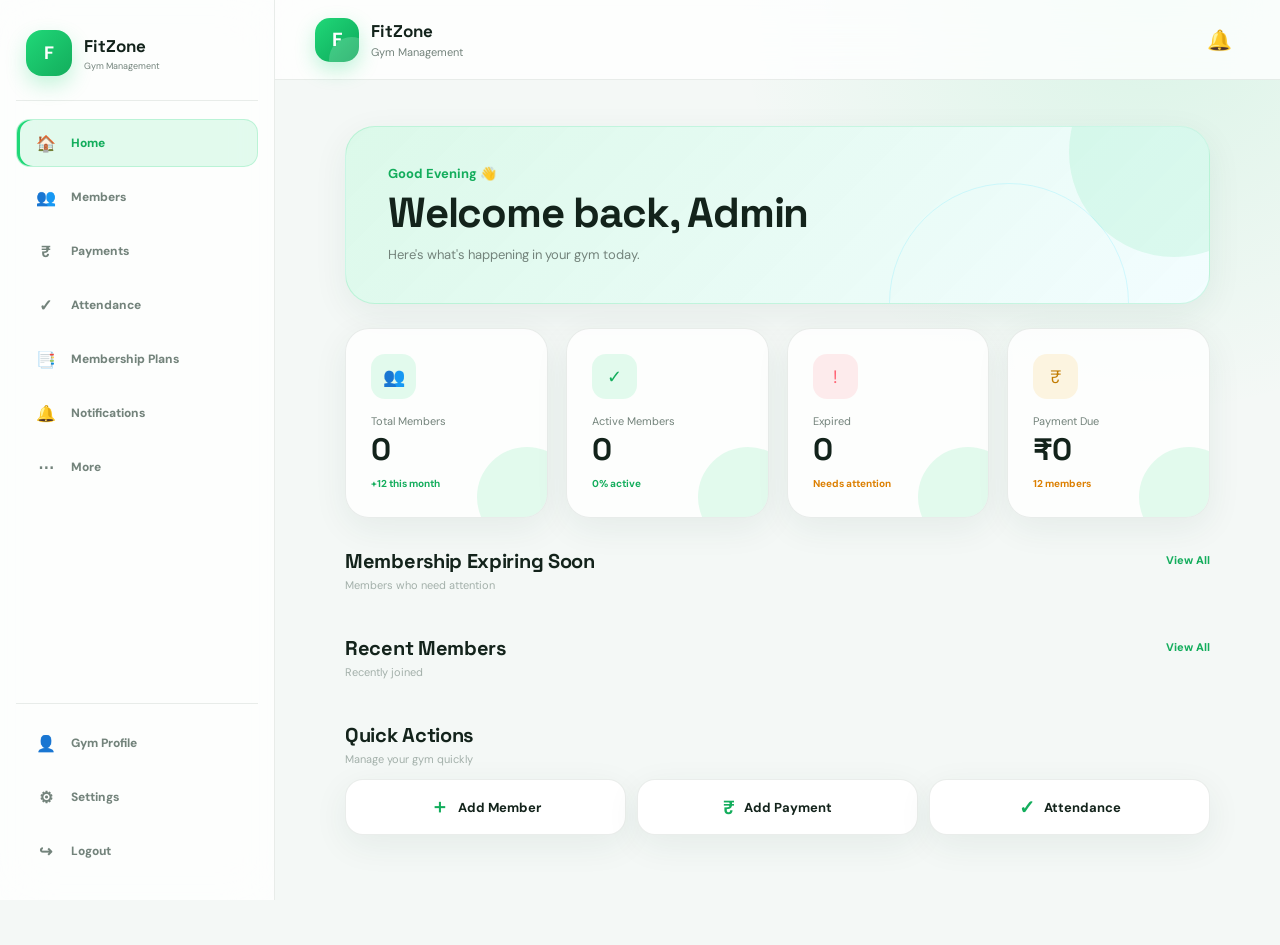
<file: index.html>
<!DOCTYPE html>
<html lang="en">

<head>
    <meta charset="UTF-8">
    <meta name="viewport" content="width=device-width, initial-scale=1.0">

    <title>FitZone - Gym Management</title>

    <!-- Google Font -->
    <link rel="preconnect" href="https://fonts.googleapis.com">
    <link rel="preconnect" href="https://fonts.gstatic.com" crossorigin>

    <link href="https://fonts.googleapis.com/css2?family=Inter:wght@400;500;600;700&display=swap" rel="stylesheet">

    <!-- CSS -->
    <link rel="stylesheet" href="style.css">
</head>

<body>
    <!-- ================= DESKTOP SIDEBAR ================= -->
    <aside class="desktop-sidebar">

        <div class="sidebar-brand">

            <div class="sidebar-logo">
                F
            </div>

            <div>
                <h2>FitZone</h2>
                <p>Gym Management</p>
            </div>

        </div>


        <nav class="sidebar-nav">

            <a href="index.html" class="sidebar-item active">

                <span class="sidebar-icon">🏠</span>

                <span>
                    Home
                </span>

            </a>


            <a href="members.html" class="sidebar-item">

                <span class="sidebar-icon">👥</span>

                <span>
                    Members
                </span>

            </a>


            <a href="payments.html" class="sidebar-item">

                <span class="sidebar-icon">₹</span>

                <span>
                    Payments
                </span>

            </a>


            <a href="attendance.html" class="sidebar-item">

                <span class="sidebar-icon">✓</span>

                <span>
                    Attendance
                </span>

            </a>


            <a href="membership-plans.html" class="sidebar-item">

                <span class="sidebar-icon">📑</span>

                <span>
                    Membership Plans
                </span>

            </a>


            <a href="notifications.html" class="sidebar-item">

                <span class="sidebar-icon">🔔</span>

                <span>
                    Notifications
                </span>

            </a>


            <a href="more.html" class="sidebar-item">

                <span class="sidebar-icon">⋯</span>

                <span>
                    More
                </span>

            </a>

        </nav>


        <div class="sidebar-bottom">

            <a href="gym-profile.html" class="sidebar-item">

                <span class="sidebar-icon">👤</span>

                <span>
                    Gym Profile
                </span>

            </a>


            <a href="settings.html" class="sidebar-item">

                <span class="sidebar-icon">⚙</span>

                <span>
                    Settings
                </span>

            </a>


            <a href="login.html" class="sidebar-item logout-item">

                <span class="sidebar-icon">↪</span>

                <span>
                    Logout
                </span>

            </a>

        </div>

    </aside>

    <!-- ================= HEADER ================= -->

    <header class="top-header">

        <div class="header-left">

            <button class="menu-btn" aria-label="Open menu">
                ☰
            </button>

            <div class="gym-logo">
                F
            </div>

            <div class="gym-info">
                <h1>FitZone</h1>
                <p>Gym Management</p>
            </div>

        </div>

        <button class="notification-btn" aria-label="Notifications">
            🔔
        </button>

    </header>


    <!-- ================= MAIN ================= -->

    <main class="main-container">


        <!-- Welcome Section -->

        <section class="welcome-section">

            <p class="welcome-small">
                Good Evening 👋
            </p>

            <h2>
                Welcome back, Admin
            </h2>

            <p class="welcome-text">
                Here's what's happening in your gym today.
            </p>

        </section>


        <!-- ================= QUICK STATS ================= -->

        <section class="stats-section">

            <div class="stat-card">

                <div class="stat-icon members-icon">
                    👥
                </div>

                <div class="stat-content">

                    <p>Total Members</p>

                    <h3 id="totalMembers">
                        248
                    </h3>

                    <span class="stat-positive">
                        +12 this month
                    </span>

                </div>

            </div>


            <div class="stat-card">

                <div class="stat-icon active-icon">
                    ✓
                </div>

                <div class="stat-content">

                    <p>Active Members</p>

                    <h3 id="activeMembers">
                        214
                    </h3>

                    <span class="stat-positive" id="activePercentage">
                        100% active
                    </span>

                </div>

            </div>


            <div class="stat-card">

                <div class="stat-icon expired-icon">
                    !
                </div>

                <div class="stat-content">

                    <p>Expired</p>

                    <h3 id="expiredMembers">
                        18
                    </h3>

                    <span class="stat-warning">
                        Needs attention
                    </span>

                </div>

            </div>


            <div class="stat-card">

                <div class="stat-icon payment-icon">
                    ₹
                </div>

                <div class="stat-content">

                    <p>Payment Due</p>

                    <h3 id="paymentDue">
                        ₹18,500
                    </h3>

                    <span class="stat-warning">
                        12 members
                    </span>

                </div>

            </div>

        </section>


        <!-- ================= EXPIRING MEMBERS ================= -->

        <section class="section-block">

            <div class="section-heading">

                <div>
                    <h2>
                        Membership Expiring Soon
                    </h2>

                    <p>
                        Members who need attention
                    </p>
                </div>

                <a href="members.html" class="view-all-btn">
                    View All
                </a>

            </div>


            <div class="expiry-list">
            </div>

        </section>


        <!-- ================= RECENT MEMBERS ================= -->

        <section class="section-block">

            <div class="section-heading">

                <div>
                    <h2>
                        Recent Members
                    </h2>

                    <p>
                        Recently joined
                    </p>
                </div>

                <a href="members.html" class="view-all-btn">
                    View All
                </a>

            </div>


            <div class="recent-members">

            </div>

        </section>


        <!-- ================= QUICK ACTIONS ================= -->

        <section class="section-block">

            <div class="section-heading">

                <div>

                    <h2>
                        Quick Actions
                    </h2>

                    <p>
                        Manage your gym quickly
                    </p>

                </div>

            </div>


            <div class="quick-actions">

                <a href="add-member.html" class="action-btn">
                    <span>＋</span>
                    Add Member
                </a>

                <a href="payments.html" class="action-btn">
                    <span>₹</span>
                    Add Payment
                </a>

                <a href="attendance.html" class="action-btn">
                    <span>✓</span>
                    Attendance
                </a>

            </div>

        </section>


    </main>


    <!-- ================= BOTTOM NAVIGATION ================= -->

    <nav class="bottom-nav">

        <a href="#" class="bottom-nav-item active">

            <span>
                🏠
            </span>

            <small>
                Home
            </small>

        </a>


        <a href="members.html" class="bottom-nav-item">

            <span>
                👥
            </span>

            <small>
                Members
            </small>

        </a>


        <a href="add-member.html" class="bottom-nav-item add-button">

            <span>
                ＋
            </span>

            <small>
                Add
            </small>

        </a>


        <a href="payments.html" class="bottom-nav-item">
            <span>₹</span>
            <small>Payments</small>
        </a>


        <a href="more.html" class="bottom-nav-item">
            <span>⋯</span>
            <small>More</small>
        </a>

    </nav>


    <!-- JavaScript -->

    <script src="script.js"></script>

</body>

</html>
</file>
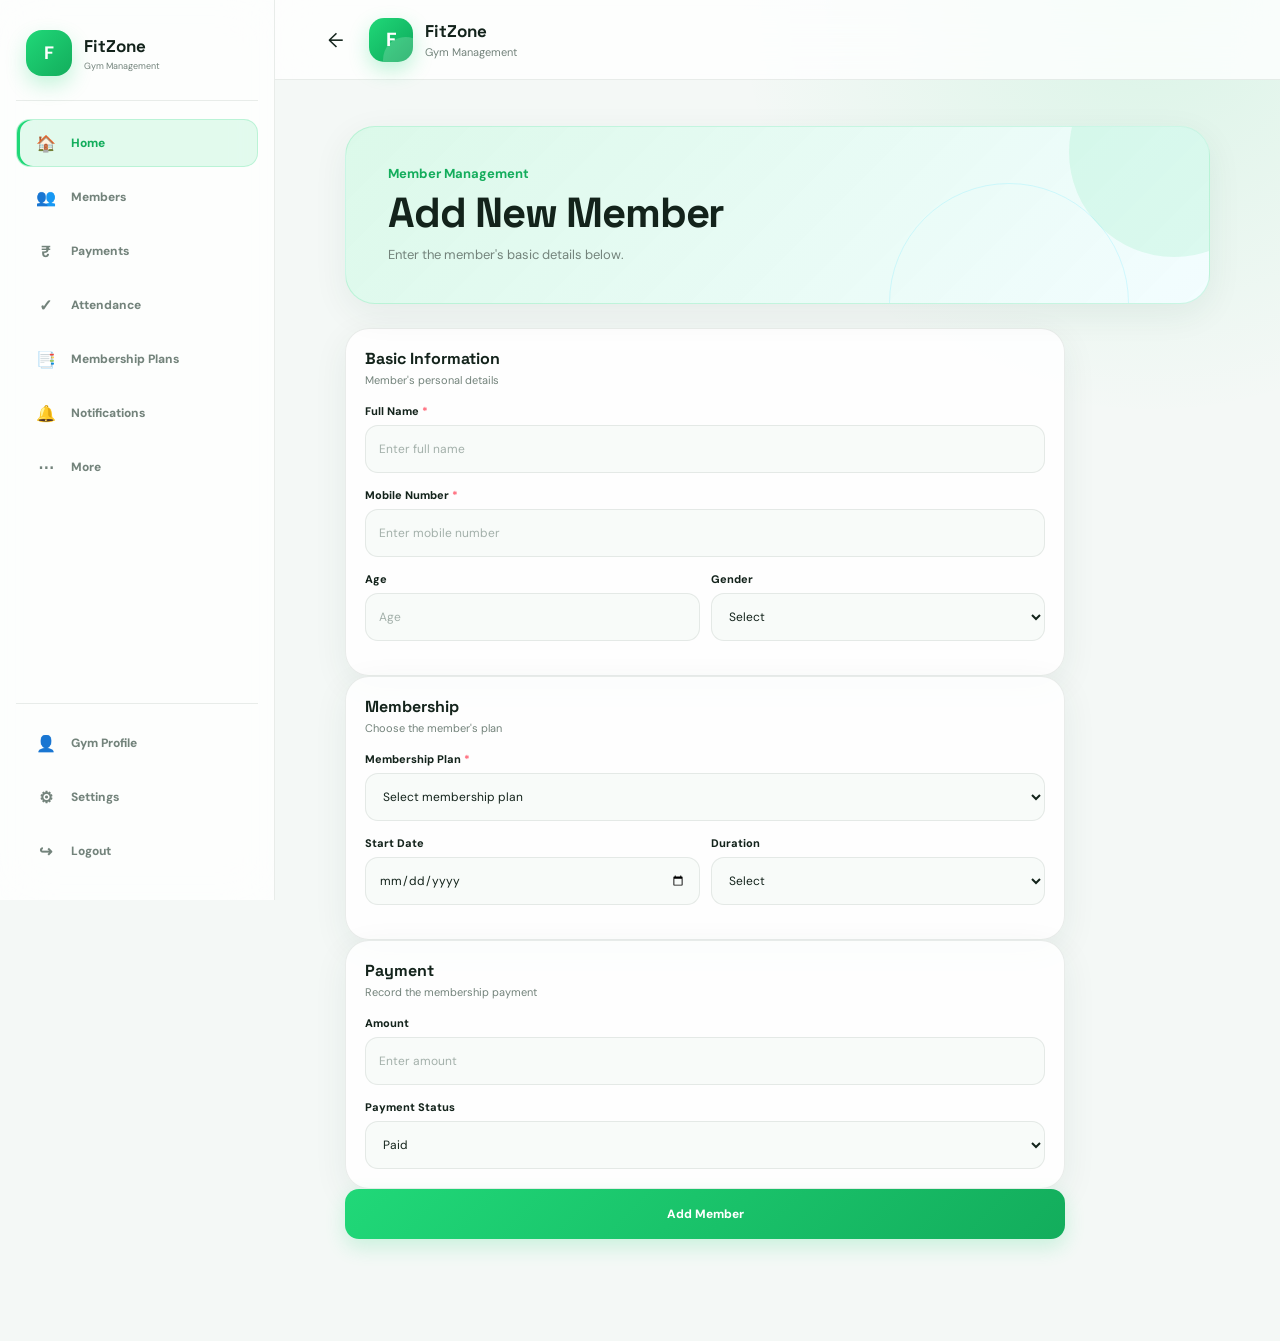
<file: add-member.html>
<!DOCTYPE html>
<html lang="en">

<head>
    <meta charset="UTF-8">
    <meta name="viewport" content="width=device-width, initial-scale=1.0">

    <title>Add Member - FitZone</title>

    <link rel="preconnect" href="https://fonts.googleapis.com">
    <link rel="preconnect" href="https://fonts.gstatic.com" crossorigin>

    <link href="https://fonts.googleapis.com/css2?family=Inter:wght@400;500;600;700&display=swap" rel="stylesheet">

    <link rel="stylesheet" href="style.css">
</head>

<body>
    <!-- ================= DESKTOP SIDEBAR ================= -->

    <aside class="desktop-sidebar">

        <div class="sidebar-brand">

            <div class="sidebar-logo">
                F
            </div>

            <div>
                <h2>FitZone</h2>
                <p>Gym Management</p>
            </div>

        </div>


        <nav class="sidebar-nav">

            <a href="index.html" class="sidebar-item active">

                <span class="sidebar-icon">🏠</span>

                <span>
                    Home
                </span>

            </a>


            <a href="members.html" class="sidebar-item">

                <span class="sidebar-icon">👥</span>

                <span>
                    Members
                </span>

            </a>


            <a href="payments.html" class="sidebar-item">

                <span class="sidebar-icon">₹</span>

                <span>
                    Payments
                </span>

            </a>


            <a href="attendance.html" class="sidebar-item">

                <span class="sidebar-icon">✓</span>

                <span>
                    Attendance
                </span>

            </a>


            <a href="membership-plans.html" class="sidebar-item">

                <span class="sidebar-icon">📑</span>

                <span>
                    Membership Plans
                </span>

            </a>


            <a href="notifications.html" class="sidebar-item">

                <span class="sidebar-icon">🔔</span>

                <span>
                    Notifications
                </span>

            </a>


            <a href="more.html" class="sidebar-item">

                <span class="sidebar-icon">⋯</span>

                <span>
                    More
                </span>

            </a>

        </nav>


        <div class="sidebar-bottom">

            <a href="gym-profile.html" class="sidebar-item">

                <span class="sidebar-icon">👤</span>

                <span>
                    Gym Profile
                </span>

            </a>


            <a href="settings.html" class="sidebar-item">

                <span class="sidebar-icon">⚙</span>

                <span>
                    Settings
                </span>

            </a>


            <a href="login.html" class="sidebar-item logout-item">

                <span class="sidebar-icon">↪</span>

                <span>
                    Logout
                </span>

            </a>

        </div>

    </aside>

    <!-- Header -->

    <header class="top-header">

        <div class="header-left">

            <a href="members.html" class="back-btn">
                ←
            </a>

            <div class="gym-logo">
                F
            </div>

            <div class="gym-info">
                <h1>FitZone</h1>
                <p>Gym Management</p>
            </div>

        </div>

    </header>


    <!-- Main -->

    <main class="main-container">

        <!-- Page Heading -->

        <section class="welcome-section">

            <p class="welcome-small">
                Member Management
            </p>

            <h2>
                Add New Member
            </h2>

            <p class="welcome-text">
                Enter the member's basic details below.
            </p>

        </section>


        <!-- Member Form -->

        <form class="member-form" id="memberForm">


            <!-- Basic Information -->

            <section class="form-section">

                <div class="form-section-heading">

                    <h3>
                        Basic Information
                    </h3>

                    <p>
                        Member's personal details
                    </p>

                </div>


                <div class="form-group">

                    <label for="memberName">
                        Full Name <span>*</span>
                    </label>

                    <input type="text" id="memberName" placeholder="Enter full name" required>

                </div>


                <div class="form-group">

                    <label for="memberPhone">
                        Mobile Number <span>*</span>
                    </label>

                    <input type="tel" id="memberPhone" placeholder="Enter mobile number" maxlength="10" required>

                </div>


                <div class="form-row">

                    <div class="form-group">

                        <label for="memberAge">
                            Age
                        </label>

                        <input type="number" id="memberAge" placeholder="Age" min="10" max="100">

                    </div>


                    <div class="form-group">

                        <label for="memberGender">
                            Gender
                        </label>

                        <select id="memberGender">

                            <option value="">
                                Select
                            </option>

                            <option value="Male">
                                Male
                            </option>

                            <option value="Female">
                                Female
                            </option>

                            <option value="Other">
                                Other
                            </option>

                        </select>

                    </div>

                </div>

            </section>


            <!-- Membership -->

            <section class="form-section">

                <div class="form-section-heading">

                    <h3>
                        Membership
                    </h3>

                    <p>
                        Choose the member's plan
                    </p>

                </div>


                <div class="form-group">

                    <label for="membershipPlan">
                        Membership Plan <span>*</span>
                    </label>

                    <select id="membershipPlan" required>

                        <option value="">
                            Select membership plan
                        </option>

                        <option value="Monthly">
                            Monthly — ₹1,000
                        </option>

                        <option value="3 Months">
                            3 Months — ₹2,500
                        </option>

                        <option value="6 Months">
                            6 Months — ₹4,500
                        </option>

                        <option value="Yearly">
                            Yearly — ₹8,000
                        </option>

                    </select>

                </div>


                <div class="form-row">

                    <div class="form-group">

                        <label for="startDate">
                            Start Date
                        </label>

                        <input type="date" id="startDate">

                    </div>


                    <div class="form-group">

                        <label for="duration">
                            Duration
                        </label>

                        <select id="duration">

                            <option value="">
                                Select
                            </option>

                            <option value="1">
                                1 Month
                            </option>

                            <option value="3">
                                3 Months
                            </option>

                            <option value="6">
                                6 Months
                            </option>

                            <option value="12">
                                12 Months
                            </option>

                        </select>

                    </div>

                </div>

            </section>


            <!-- Payment -->

            <section class="form-section">

                <div class="form-section-heading">

                    <h3>
                        Payment
                    </h3>

                    <p>
                        Record the membership payment
                    </p>

                </div>


                <div class="form-group">

                    <label for="paymentAmount">
                        Amount
                    </label>

                    <input type="number" id="paymentAmount" placeholder="Enter amount" min="0">

                </div>


                <div class="form-group">

                    <label for="paymentStatus">
                        Payment Status
                    </label>

                    <select id="paymentStatus">

                        <option value="Paid">
                            Paid
                        </option>

                        <option value="Pending">
                            Pending
                        </option>

                    </select>

                </div>

            </section>


            <!-- Submit -->

            <button type="submit" class="save-member-btn">
                Add Member
            </button>


        </form>

    </main>


    <script src="script.js"></script>

</body>

</html>
</file>
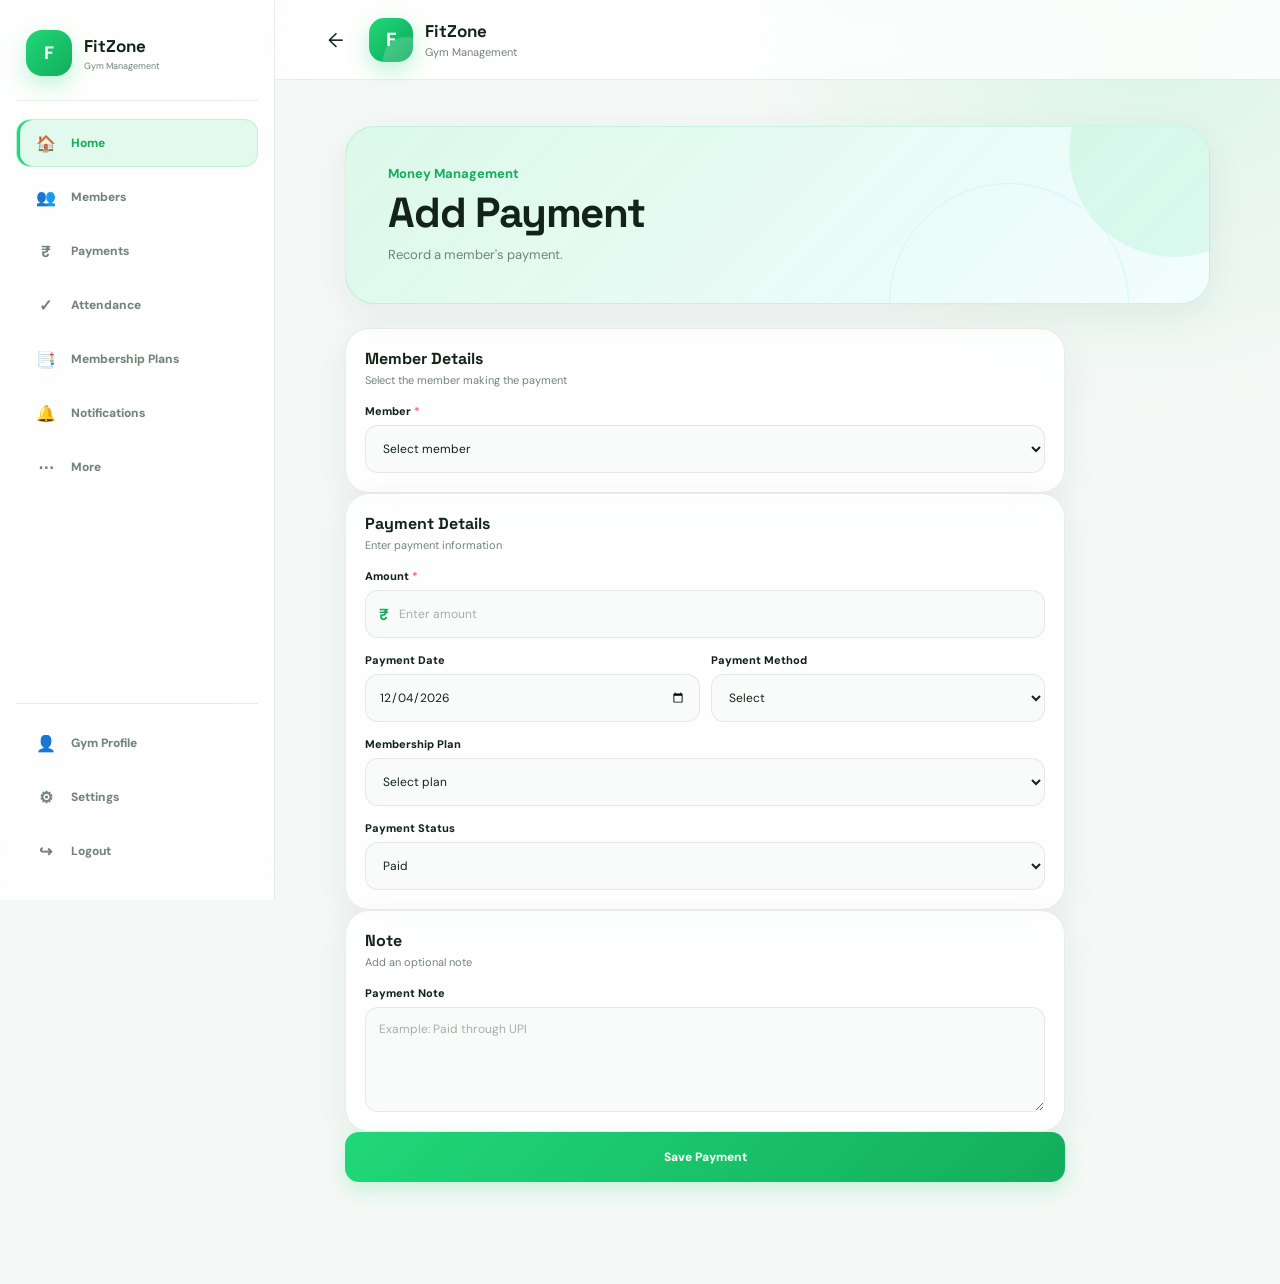
<file: add-payment.html>
<!DOCTYPE html>
<html lang="en">

<head>
    <meta charset="UTF-8">
    <meta name="viewport" content="width=device-width, initial-scale=1.0">

    <title>Add Payment - FitZone</title>

    <link rel="preconnect" href="https://fonts.googleapis.com">
    <link rel="preconnect" href="https://fonts.gstatic.com" crossorigin>

    <link href="https://fonts.googleapis.com/css2?family=Inter:wght@400;500;600;700&display=swap" rel="stylesheet">

    <link rel="stylesheet" href="style.css">
</head>

<body>

    <!-- ================= DESKTOP SIDEBAR ================= -->

    <aside class="desktop-sidebar">

        <div class="sidebar-brand">

            <div class="sidebar-logo">
                F
            </div>

            <div>
                <h2>FitZone</h2>
                <p>Gym Management</p>
            </div>

        </div>


        <nav class="sidebar-nav">

            <a href="index.html" class="sidebar-item active">

                <span class="sidebar-icon">🏠</span>

                <span>
                    Home
                </span>

            </a>


            <a href="members.html" class="sidebar-item">

                <span class="sidebar-icon">👥</span>

                <span>
                    Members
                </span>

            </a>


            <a href="payments.html" class="sidebar-item">

                <span class="sidebar-icon">₹</span>

                <span>
                    Payments
                </span>

            </a>


            <a href="attendance.html" class="sidebar-item">

                <span class="sidebar-icon">✓</span>

                <span>
                    Attendance
                </span>

            </a>


            <a href="membership-plans.html" class="sidebar-item">

                <span class="sidebar-icon">📑</span>

                <span>
                    Membership Plans
                </span>

            </a>


            <a href="notifications.html" class="sidebar-item">

                <span class="sidebar-icon">🔔</span>

                <span>
                    Notifications
                </span>

            </a>


            <a href="more.html" class="sidebar-item">

                <span class="sidebar-icon">⋯</span>

                <span>
                    More
                </span>

            </a>

        </nav>


        <div class="sidebar-bottom">

            <a href="gym-profile.html" class="sidebar-item">

                <span class="sidebar-icon">👤</span>

                <span>
                    Gym Profile
                </span>

            </a>


            <a href="settings.html" class="sidebar-item">

                <span class="sidebar-icon">⚙</span>

                <span>
                    Settings
                </span>

            </a>


            <a href="login.html" class="sidebar-item logout-item">

                <span class="sidebar-icon">↪</span>

                <span>
                    Logout
                </span>

            </a>

        </div>

    </aside>

    <!-- ================= HEADER ================= -->

    <header class="top-header">

        <div class="header-left">

            <a href="payments.html" class="back-btn">
                ←
            </a>

            <div class="gym-logo">
                F
            </div>

            <div class="gym-info">
                <h1>FitZone</h1>
                <p>Gym Management</p>
            </div>

        </div>

    </header>


    <!-- ================= MAIN ================= -->

    <main class="main-container">

        <section class="welcome-section">

            <p class="welcome-small">
                Money Management
            </p>

            <h2>
                Add Payment
            </h2>

            <p class="welcome-text">
                Record a member's payment.
            </p>

        </section>


        <!-- ================= PAYMENT FORM ================= -->

        <form class="payment-form" id="paymentForm">


            <!-- Member -->

            <section class="form-section">

                <div class="form-section-heading">

                    <h3>
                        Member Details
                    </h3>

                    <p>
                        Select the member making the payment
                    </p>

                </div>


                <div class="form-group">

                    <label for="paymentMember">
                        Member <span>*</span>
                    </label>

                    <select id="paymentMember" required>

                        <option value="">
                            Select member
                        </option>
                    </select>

                </div>

            </section>


            <!-- Payment Details -->

            <section class="form-section">

                <div class="form-section-heading">

                    <h3>
                        Payment Details
                    </h3>

                    <p>
                        Enter payment information
                    </p>

                </div>


                <div class="form-group">

                    <label for="paymentAmount">
                        Amount <span>*</span>
                    </label>

                    <div class="amount-input">

                        <span>₹</span>

                        <input type="number" id="paymentAmount" placeholder="Enter amount" min="0" required>

                    </div>

                </div>


                <div class="form-row">

                    <div class="form-group">

                        <label for="paymentDate">
                            Payment Date
                        </label>

                        <input type="date" id="paymentDate">

                    </div>


                    <div class="form-group">

                        <label for="paymentMethod">
                            Payment Method
                        </label>

                        <select id="paymentMethod">

                            <option value="">
                                Select
                            </option>

                            <option value="Cash">
                                Cash
                            </option>

                            <option value="UPI">
                                UPI
                            </option>

                            <option value="Bank Transfer">
                                Bank Transfer
                            </option>

                            <option value="Other">
                                Other
                            </option>

                        </select>

                    </div>

                </div>


                <div class="form-group">

                    <label for="paymentPlan">
                        Membership Plan
                    </label>

                    <select id="paymentPlan">

                        <option value="">
                            Select plan
                        </option>

                        <option value="Monthly">
                            Monthly
                        </option>

                        <option value="3 Months">
                            3 Months
                        </option>

                        <option value="6 Months">
                            6 Months
                        </option>

                        <option value="Yearly">
                            Yearly
                        </option>

                    </select>

                </div>


                <div class="form-group">

                    <label for="paymentStatus">
                        Payment Status
                    </label>

                    <select id="paymentStatus">

                        <option value="Paid">
                            Paid
                        </option>

                        <option value="Pending">
                            Pending
                        </option>

                    </select>

                </div>

            </section>


            <!-- Note -->

            <section class="form-section">

                <div class="form-section-heading">

                    <h3>
                        Note
                    </h3>

                    <p>
                        Add an optional note
                    </p>

                </div>


                <div class="form-group">

                    <label for="paymentNote">
                        Payment Note
                    </label>

                    <textarea id="paymentNote" placeholder="Example: Paid through UPI" rows="4"></textarea>

                </div>

            </section>


            <!-- Save -->

            <button type="submit" class="save-payment-btn">
                Save Payment
            </button>


        </form>

    </main>


    <script src="script.js"></script>

</body>

</html>
</file>
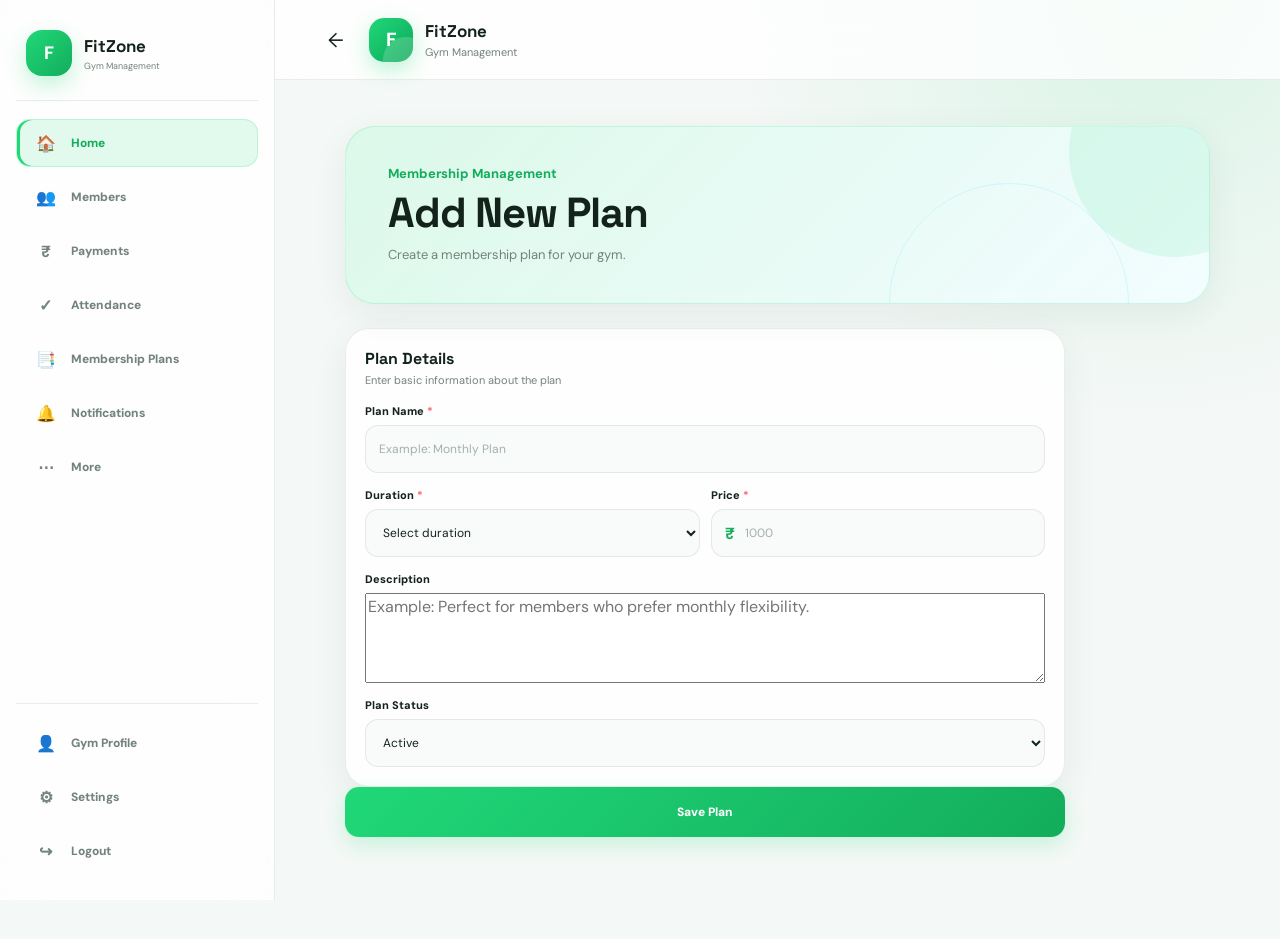
<file: add-plan.html>
<!DOCTYPE html>
<html lang="en">

<head>
    <meta charset="UTF-8">
    <meta name="viewport" content="width=device-width, initial-scale=1.0">

    <title>Add Plan - FitZone</title>

    <link rel="stylesheet" href="style.css">
</head>

<body>

    <!-- ================= DESKTOP SIDEBAR ================= -->

    <aside class="desktop-sidebar">

        <div class="sidebar-brand">

            <div class="sidebar-logo">
                F
            </div>

            <div>
                <h2>FitZone</h2>
                <p>Gym Management</p>
            </div>

        </div>


        <nav class="sidebar-nav">

            <a href="index.html" class="sidebar-item active">

                <span class="sidebar-icon">🏠</span>

                <span>
                    Home
                </span>

            </a>


            <a href="members.html" class="sidebar-item">

                <span class="sidebar-icon">👥</span>

                <span>
                    Members
                </span>

            </a>


            <a href="payments.html" class="sidebar-item">

                <span class="sidebar-icon">₹</span>

                <span>
                    Payments
                </span>

            </a>


            <a href="attendance.html" class="sidebar-item">

                <span class="sidebar-icon">✓</span>

                <span>
                    Attendance
                </span>

            </a>


            <a href="membership-plans.html" class="sidebar-item">

                <span class="sidebar-icon">📑</span>

                <span>
                    Membership Plans
                </span>

            </a>


            <a href="notifications.html" class="sidebar-item">

                <span class="sidebar-icon">🔔</span>

                <span>
                    Notifications
                </span>

            </a>


            <a href="more.html" class="sidebar-item">

                <span class="sidebar-icon">⋯</span>

                <span>
                    More
                </span>

            </a>

        </nav>


        <div class="sidebar-bottom">

            <a href="gym-profile.html" class="sidebar-item">

                <span class="sidebar-icon">👤</span>

                <span>
                    Gym Profile
                </span>

            </a>


            <a href="settings.html" class="sidebar-item">

                <span class="sidebar-icon">⚙</span>

                <span>
                    Settings
                </span>

            </a>


            <a href="login.html" class="sidebar-item logout-item">

                <span class="sidebar-icon">↪</span>

                <span>
                    Logout
                </span>

            </a>

        </div>

    </aside>

    <!-- ================= HEADER ================= -->

    <header class="top-header">

        <div class="header-left">

            <a href="membership-plans.html" class="back-btn">
                ←
            </a>

            <div class="gym-logo">
                F
            </div>

            <div class="gym-info">
                <h1>FitZone</h1>
                <p>Gym Management</p>
            </div>

        </div>

    </header>


    <!-- ================= MAIN ================= -->

    <main class="main-container">

        <section class="welcome-section">

            <p class="welcome-small">
                Membership Management
            </p>

            <h2>
                Add New Plan
            </h2>

            <p class="welcome-text">
                Create a membership plan for your gym.
            </p>

        </section>


        <!-- ================= FORM ================= -->

        <form class="plan-form">

            <section class="form-section">

                <div class="form-section-heading">

                    <h3>
                        Plan Details
                    </h3>

                    <p>
                        Enter basic information about the plan
                    </p>

                </div>


                <div class="form-group">

                    <label for="planName">
                        Plan Name <span>*</span>
                    </label>

                    <input type="text" id="planName" placeholder="Example: Monthly Plan" required>

                </div>


                <div class="form-row">

                    <div class="form-group">

                        <label for="planDuration">
                            Duration <span>*</span>
                        </label>

                        <select id="planDuration" required>

                            <option value="">
                                Select duration
                            </option>

                            <option value="1 Month">
                                1 Month
                            </option>

                            <option value="3 Months">
                                3 Months
                            </option>

                            <option value="6 Months">
                                6 Months
                            </option>

                            <option value="12 Months">
                                12 Months
                            </option>

                        </select>

                    </div>


                    <div class="form-group">

                        <label for="planPrice">
                            Price <span>*</span>
                        </label>

                        <div class="amount-input">

                            <span>₹</span>

                            <input type="number" id="planPrice" placeholder="1000" min="0" required>

                        </div>

                    </div>

                </div>


                <div class="form-group">

                    <label for="planDescription">
                        Description
                    </label>

                    <textarea id="planDescription" rows="4"
                        placeholder="Example: Perfect for members who prefer monthly flexibility."></textarea>

                </div>


                <div class="form-group">

                    <label for="planStatus">
                        Plan Status
                    </label>

                    <select id="planStatus">

                        <option value="Active">
                            Active
                        </option>

                        <option value="Inactive">
                            Inactive
                        </option>

                    </select>

                </div>

            </section>


            <button type="submit" class="save-plan-btn">
                Save Plan
            </button>

        </form>

    </main>


    <script src="script.js"></script>

</body>

</html>
</file>
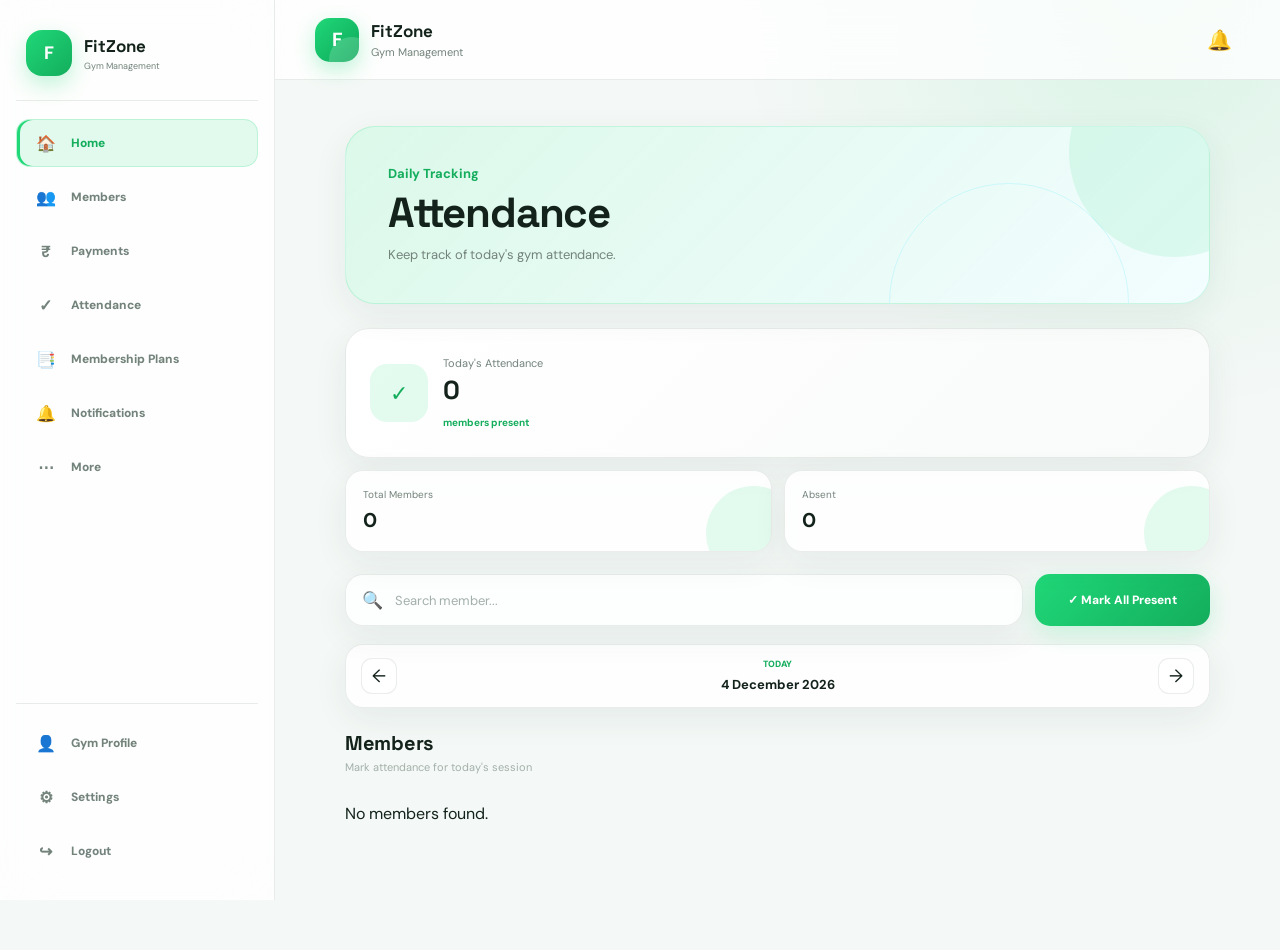
<file: attendance.html>
<!DOCTYPE html>
<html lang="en">

<head>
    <meta charset="UTF-8">
    <meta name="viewport" content="width=device-width, initial-scale=1.0">

    <title>Attendance - FitZone</title>

    <link rel="preconnect" href="https://fonts.googleapis.com">
    <link rel="preconnect" href="https://fonts.gstatic.com" crossorigin>

    <link href="https://fonts.googleapis.com/css2?family=Inter:wght@400;500;600;700&display=swap" rel="stylesheet">

    <link rel="stylesheet" href="style.css">
</head>

<body>

    <!-- ================= DESKTOP SIDEBAR ================= -->

    <aside class="desktop-sidebar">

        <div class="sidebar-brand">

            <div class="sidebar-logo">
                F
            </div>

            <div>
                <h2>FitZone</h2>
                <p>Gym Management</p>
            </div>

        </div>


        <nav class="sidebar-nav">

            <a href="index.html" class="sidebar-item active">

                <span class="sidebar-icon">🏠</span>

                <span>
                    Home
                </span>

            </a>


            <a href="members.html" class="sidebar-item">

                <span class="sidebar-icon">👥</span>

                <span>
                    Members
                </span>

            </a>


            <a href="payments.html" class="sidebar-item">

                <span class="sidebar-icon">₹</span>

                <span>
                    Payments
                </span>

            </a>


            <a href="attendance.html" class="sidebar-item">

                <span class="sidebar-icon">✓</span>

                <span>
                    Attendance
                </span>

            </a>


            <a href="membership-plans.html" class="sidebar-item">

                <span class="sidebar-icon">📑</span>

                <span>
                    Membership Plans
                </span>

            </a>


            <a href="notifications.html" class="sidebar-item">

                <span class="sidebar-icon">🔔</span>

                <span>
                    Notifications
                </span>

            </a>


            <a href="more.html" class="sidebar-item">

                <span class="sidebar-icon">⋯</span>

                <span>
                    More
                </span>

            </a>

        </nav>


        <div class="sidebar-bottom">

            <a href="gym-profile.html" class="sidebar-item">

                <span class="sidebar-icon">👤</span>

                <span>
                    Gym Profile
                </span>

            </a>


            <a href="settings.html" class="sidebar-item">

                <span class="sidebar-icon">⚙</span>

                <span>
                    Settings
                </span>

            </a>


            <a href="login.html" class="sidebar-item logout-item">

                <span class="sidebar-icon">↪</span>

                <span>
                    Logout
                </span>

            </a>

        </div>

    </aside>

    <!-- ================= HEADER ================= -->

    <header class="top-header">

        <div class="header-left">

            <button class="menu-btn" aria-label="Open menu">
                ☰
            </button>

            <div class="gym-logo">
                F
            </div>

            <div class="gym-info">
                <h1>FitZone</h1>
                <p>Gym Management</p>
            </div>

        </div>

        <button class="notification-btn" aria-label="Notifications">
            🔔
        </button>

    </header>


    <!-- ================= MAIN ================= -->

    <main class="main-container">

        <section class="welcome-section">

            <p class="welcome-small">
                Daily Tracking
            </p>

            <h2>
                Attendance
            </h2>

            <p class="welcome-text">
                Keep track of today's gym attendance.
            </p>

        </section>


        <!-- ================= TODAY SUMMARY ================= -->

        <section class="attendance-summary">

            <div class="attendance-main-card">

                <div class="attendance-icon">
                    ✓
                </div>

                <div>
                    <p>
                        Today's Attendance
                    </p>

                    <h3>
                        86
                    </h3>

                    <span>
                        members present
                    </span>
                </div>

            </div>


            <div class="attendance-small-card">

                <span>
                    Total Members
                </span>

                <strong>
                    248
                </strong>

            </div>


            <div class="attendance-small-card">

                <span>
                    Absent
                </span>

                <strong>
                    162
                </strong>

            </div>

        </section>


        <!-- ================= SEARCH ================= -->

        <section class="attendance-tools">

            <div class="attendance-search">

                <span>
                    🔍
                </span>

                <input type="search" placeholder="Search member..." aria-label="Search member">

            </div>

            <button class="mark-all-btn">
                ✓ Mark All Present
            </button>

        </section>


        <!-- ================= DATE ================= -->

        <section class="attendance-date">

            <button>
                ←
            </button>

            <div>
                <span>
                    TODAY
                </span>

                <strong id="attendanceDate">
                    12 August 2026
                </strong>
            </div>

            <button>
                →
            </button>

        </section>


        <!-- ================= MEMBER LIST ================= -->

        <section class="section-block">

            <div class="section-heading">

                <div>

                    <h2>
                        Members
                    </h2>

                    <p>
                        Mark attendance for today's session
                    </p>

                </div>

            </div>


            <div class="attendance-list">


                <!-- Member 1 -->

                <article class="attendance-member">

                    <div class="attendance-avatar">
                        RS
                    </div>

                    <div class="attendance-member-info">

                        <h3>
                            Rahul Sharma
                        </h3>

                        <p>
                            Monthly Plan
                        </p>

                    </div>

                    <button class="attendance-status present">
                        ✓ Present
                    </button>

                </article>


                <!-- Member 2 -->

                <article class="attendance-member">

                    <div class="attendance-avatar">
                        AK
                    </div>

                    <div class="attendance-member-info">

                        <h3>
                            Amit Kumar
                        </h3>

                        <p>
                            3 Month Plan
                        </p>

                    </div>

                    <button class="attendance-status absent">
                        Absent
                    </button>

                </article>


                <!-- Member 3 -->

                <article class="attendance-member">

                    <div class="attendance-avatar">
                        PS
                    </div>

                    <div class="attendance-member-info">

                        <h3>
                            Priya Singh
                        </h3>

                        <p>
                            6 Month Plan
                        </p>

                    </div>

                    <button class="attendance-status present">
                        ✓ Present
                    </button>

                </article>


                <!-- Member 4 -->

                <article class="attendance-member">

                    <div class="attendance-avatar">
                        RK
                    </div>

                    <div class="attendance-member-info">

                        <h3>
                            Rakesh Kumar
                        </h3>

                        <p>
                            Monthly Plan
                        </p>

                    </div>

                    <button class="attendance-status absent">
                        Absent
                    </button>

                </article>


                <!-- Member 5 -->

                <article class="attendance-member">

                    <div class="attendance-avatar">
                        NS
                    </div>

                    <div class="attendance-member-info">

                        <h3>
                            Neha Sharma
                        </h3>

                        <p>
                            3 Month Plan
                        </p>

                    </div>

                    <button class="attendance-status present">
                        ✓ Present
                    </button>

                </article>


            </div>

        </section>

    </main>


    <!-- ================= BOTTOM NAV ================= -->

    <nav class="bottom-nav">

        <a href="index.html" class="bottom-nav-item">
            <span>🏠</span>
            <small>Home</small>
        </a>

        <a href="members.html" class="bottom-nav-item">
            <span>👥</span>
            <small>Members</small>
        </a>

        <a href="add-member.html" class="bottom-nav-item add-button">
            <span>＋</span>
            <small>Add</small>
        </a>

        <a href="payments.html" class="bottom-nav-item">
            <span>₹</span>
            <small>Payments</small>
        </a>

        <a href="more.html" class="bottom-nav-item">
            <span>⋯</span>
            <small>More</small>
        </a>

    </nav>


    <script src="script.js"></script>

</body>

</html>
</file>
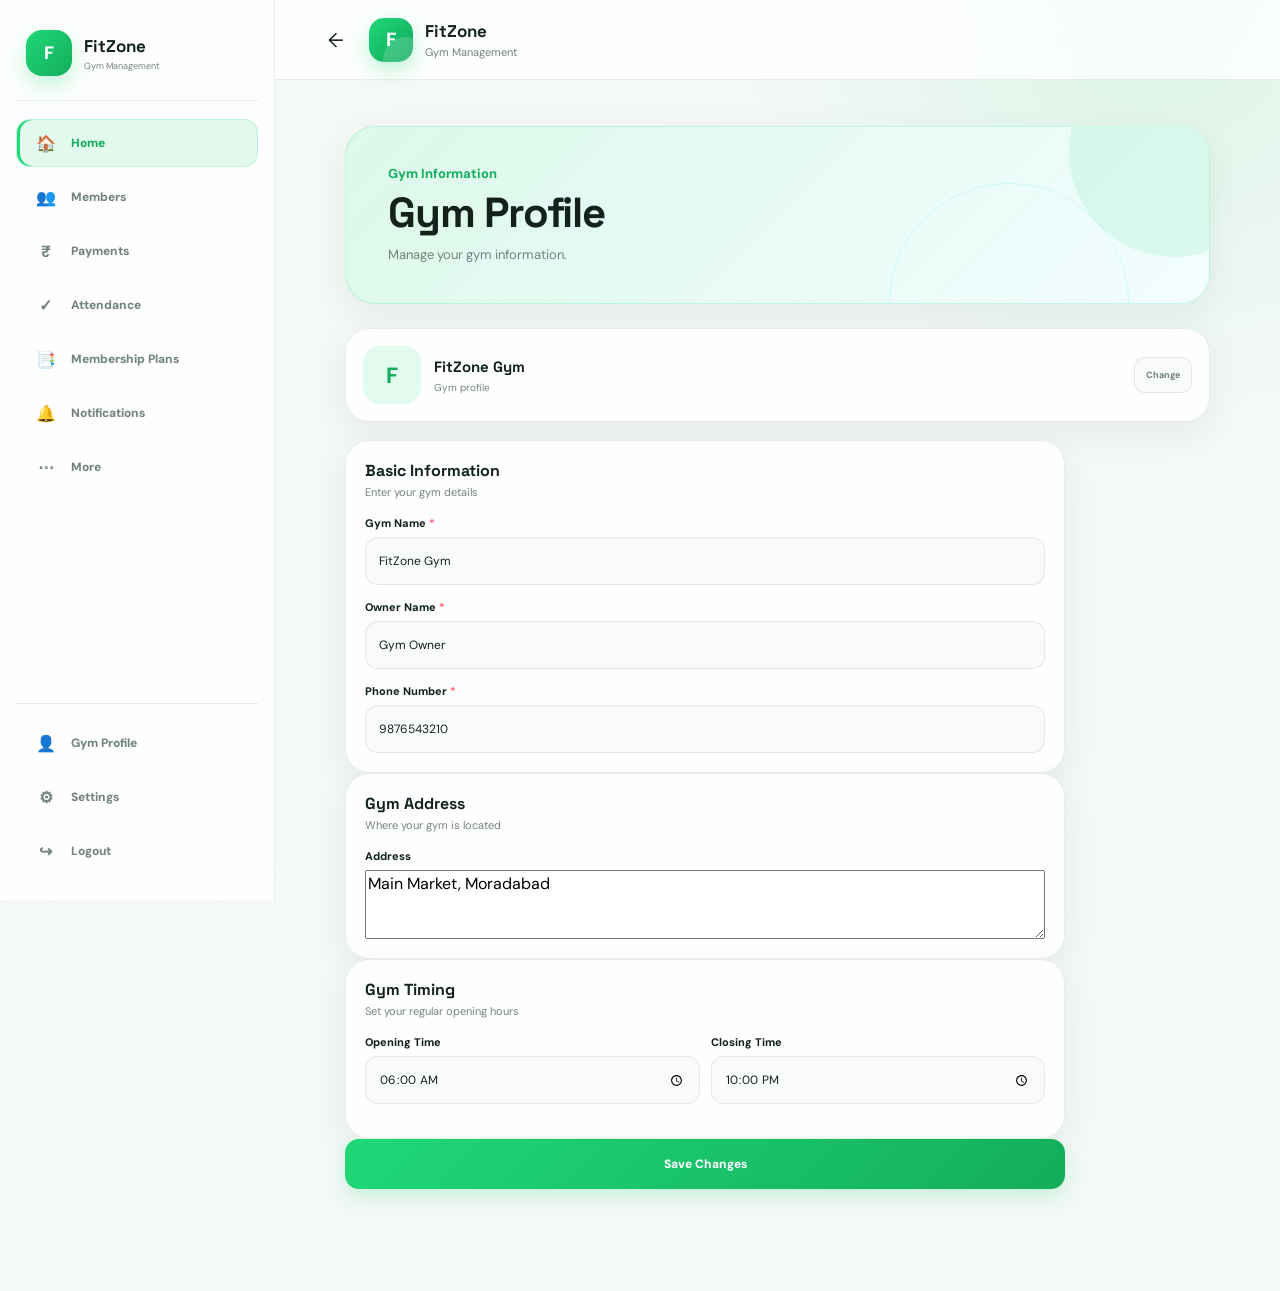
<file: gym-profile.html>
<!DOCTYPE html>
<html lang="en">

<head>
    <meta charset="UTF-8">
    <meta name="viewport" content="width=device-width, initial-scale=1.0">

    <title>Gym Profile - FitZone</title>

    <link rel="preconnect" href="https://fonts.googleapis.com">
    <link rel="preconnect" href="https://fonts.gstatic.com" crossorigin>

    <link href="https://fonts.googleapis.com/css2?family=Inter:wght@400;500;600;700&display=swap" rel="stylesheet">

    <link rel="stylesheet" href="style.css">
</head>

<body>

    <!-- ================= DESKTOP SIDEBAR ================= -->

    <aside class="desktop-sidebar">

        <div class="sidebar-brand">

            <div class="sidebar-logo">
                F
            </div>

            <div>
                <h2>FitZone</h2>
                <p>Gym Management</p>
            </div>

        </div>


        <nav class="sidebar-nav">

            <a href="index.html" class="sidebar-item active">

                <span class="sidebar-icon">🏠</span>

                <span>
                    Home
                </span>

            </a>


            <a href="members.html" class="sidebar-item">

                <span class="sidebar-icon">👥</span>

                <span>
                    Members
                </span>

            </a>


            <a href="payments.html" class="sidebar-item">

                <span class="sidebar-icon">₹</span>

                <span>
                    Payments
                </span>

            </a>


            <a href="attendance.html" class="sidebar-item">

                <span class="sidebar-icon">✓</span>

                <span>
                    Attendance
                </span>

            </a>


            <a href="membership-plans.html" class="sidebar-item">

                <span class="sidebar-icon">📑</span>

                <span>
                    Membership Plans
                </span>

            </a>


            <a href="notifications.html" class="sidebar-item">

                <span class="sidebar-icon">🔔</span>

                <span>
                    Notifications
                </span>

            </a>


            <a href="more.html" class="sidebar-item">

                <span class="sidebar-icon">⋯</span>

                <span>
                    More
                </span>

            </a>

        </nav>


        <div class="sidebar-bottom">

            <a href="gym-profile.html" class="sidebar-item">

                <span class="sidebar-icon">👤</span>

                <span>
                    Gym Profile
                </span>

            </a>


            <a href="settings.html" class="sidebar-item">

                <span class="sidebar-icon">⚙</span>

                <span>
                    Settings
                </span>

            </a>


            <a href="login.html" class="sidebar-item logout-item">

                <span class="sidebar-icon">↪</span>

                <span>
                    Logout
                </span>

            </a>

        </div>

    </aside>

    <!-- ================= HEADER ================= -->

    <header class="top-header">

        <div class="header-left">

            <a href="more.html" class="back-btn">
                ←
            </a>

            <div class="gym-logo">
                F
            </div>

            <div class="gym-info">
                <h1>FitZone</h1>
                <p>Gym Management</p>
            </div>

        </div>

    </header>


    <!-- ================= MAIN ================= -->

    <main class="main-container">

        <section class="welcome-section">

            <p class="welcome-small">
                Gym Information
            </p>

            <h2>
                Gym Profile
            </h2>

            <p class="welcome-text">
                Manage your gym information.
            </p>

        </section>


        <!-- ================= GYM LOGO ================= -->

        <section class="profile-edit-card">

            <div class="profile-edit-logo">
                F
            </div>

            <div class="profile-edit-info">

                <h3>
                    FitZone Gym
                </h3>

                <p>
                    Gym profile
                </p>

            </div>

            <button class="change-logo-btn">
                Change
            </button>

        </section>


        <!-- ================= PROFILE FORM ================= -->

        <form class="gym-profile-form">

            <!-- Basic Information -->

            <section class="form-section">

                <div class="form-section-heading">

                    <h3>
                        Basic Information
                    </h3>

                    <p>
                        Enter your gym details
                    </p>

                </div>


                <div class="form-group">

                    <label for="gymName">
                        Gym Name <span>*</span>
                    </label>

                    <input type="text" id="gymName" value="FitZone Gym" placeholder="Enter gym name" required>

                </div>


                <div class="form-group">

                    <label for="ownerName">
                        Owner Name <span>*</span>
                    </label>

                    <input type="text" id="ownerName" value="Gym Owner" placeholder="Enter owner name" required>

                </div>


                <div class="form-group">

                    <label for="phoneNumber">
                        Phone Number <span>*</span>
                    </label>

                    <input type="tel" id="phoneNumber" value="9876543210" placeholder="Enter phone number"
                        maxlength="10" required>

                </div>

            </section>


            <!-- Address -->

            <section class="form-section">

                <div class="form-section-heading">

                    <h3>
                        Gym Address
                    </h3>

                    <p>
                        Where your gym is located
                    </p>

                </div>


                <div class="form-group">

                    <label for="gymAddress">
                        Address
                    </label>

                    <textarea id="gymAddress" rows="3"
                        placeholder="Enter complete gym address">Main Market, Moradabad</textarea>

                </div>

            </section>


            <!-- Timing -->

            <section class="form-section">

                <div class="form-section-heading">

                    <h3>
                        Gym Timing
                    </h3>

                    <p>
                        Set your regular opening hours
                    </p>

                </div>


                <div class="form-row">

                    <div class="form-group">

                        <label for="openingTime">
                            Opening Time
                        </label>

                        <input type="time" id="openingTime" value="06:00">

                    </div>


                    <div class="form-group">

                        <label for="closingTime">
                            Closing Time
                        </label>

                        <input type="time" id="closingTime" value="22:00">

                    </div>

                </div>

            </section>


            <!-- Save -->

            <button type="submit" class="save-profile-btn">
                Save Changes
            </button>

        </form>

    </main>


    <!-- ================= BOTTOM NAVIGATION ================= -->

    <nav class="bottom-nav">

        <a href="index.html" class="bottom-nav-item">
            <span>🏠</span>
            <small>Home</small>
        </a>

        <a href="members.html" class="bottom-nav-item">
            <span>👥</span>
            <small>Members</small>
        </a>

        <a href="add-member.html" class="bottom-nav-item add-button">
            <span>＋</span>
            <small>Add</small>
        </a>

        <a href="payments.html" class="bottom-nav-item">
            <span>₹</span>
            <small>Payments</small>
        </a>

        <a href="more.html" class="bottom-nav-item active">
            <span>⋯</span>
            <small>More</small>
        </a>

    </nav>


    <script src="script.js"></script>

</body>

</html>
</file>
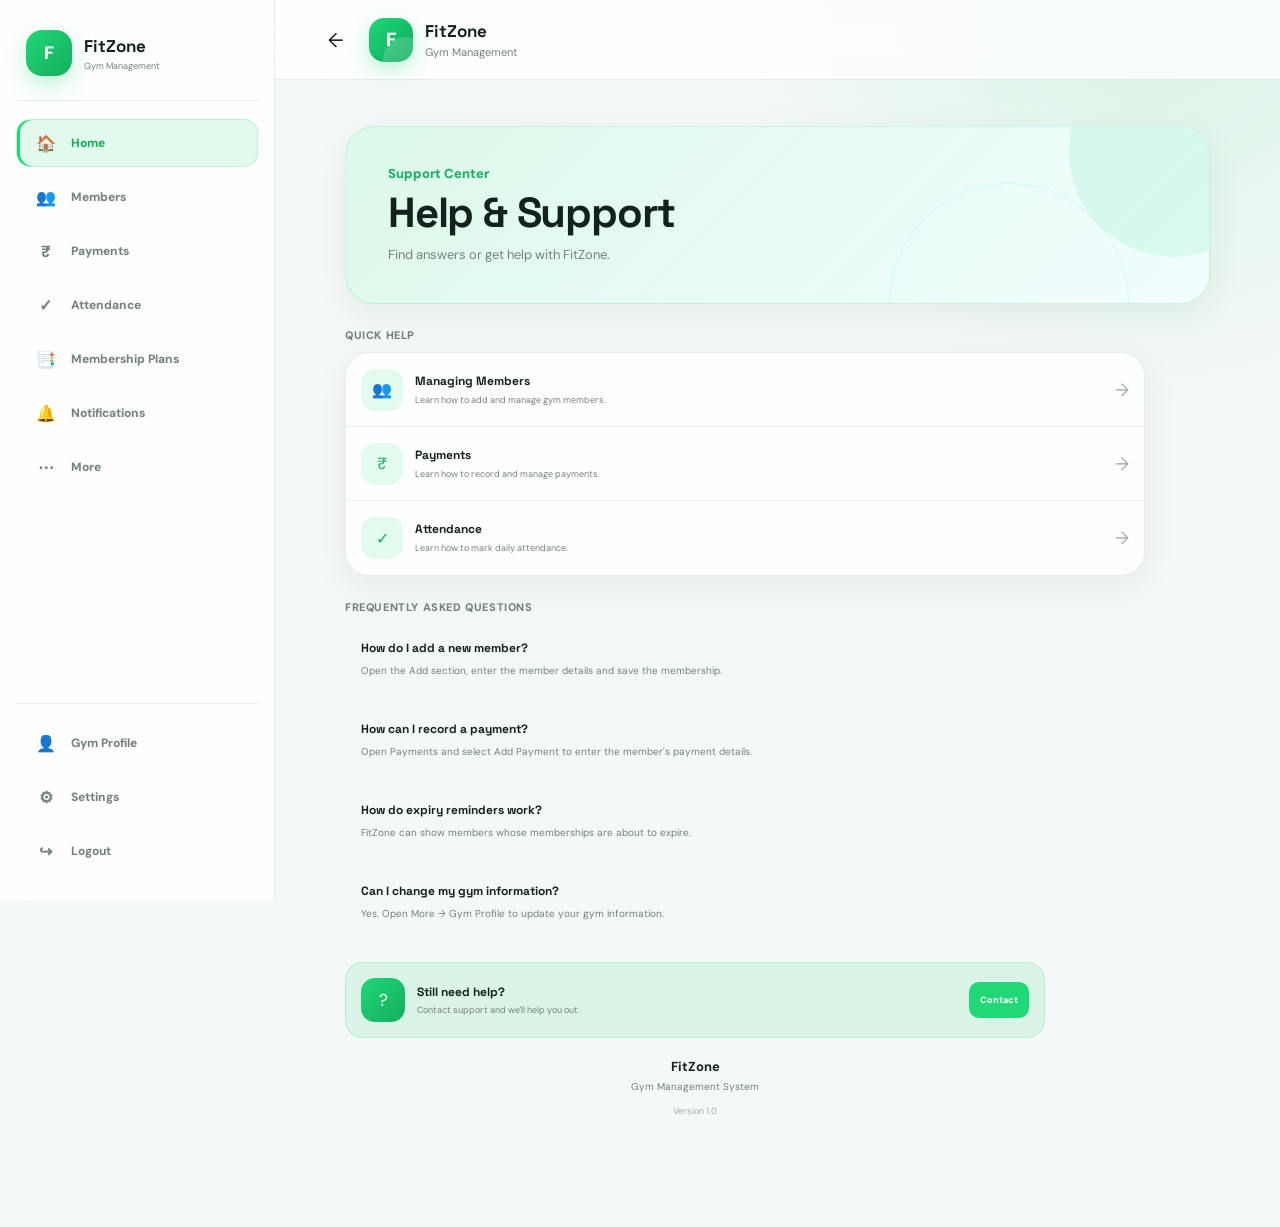
<file: help.html>
<!DOCTYPE html>
<html lang="en">

<head>
    <meta charset="UTF-8">
    <meta name="viewport" content="width=device-width, initial-scale=1.0">

    <title>Help & Support - FitZone</title>

    <link rel="preconnect" href="https://fonts.googleapis.com">
    <link rel="preconnect" href="https://fonts.gstatic.com" crossorigin>

    <link href="https://fonts.googleapis.com/css2?family=Inter:wght@400;500;600;700&display=swap" rel="stylesheet">

    <link rel="stylesheet" href="style.css">
</head>

<body>

    <!-- ================= DESKTOP SIDEBAR ================= -->

    <aside class="desktop-sidebar">

        <div class="sidebar-brand">

            <div class="sidebar-logo">
                F
            </div>

            <div>
                <h2>FitZone</h2>
                <p>Gym Management</p>
            </div>

        </div>


        <nav class="sidebar-nav">

            <a href="index.html" class="sidebar-item active">

                <span class="sidebar-icon">🏠</span>

                <span>
                    Home
                </span>

            </a>


            <a href="members.html" class="sidebar-item">

                <span class="sidebar-icon">👥</span>

                <span>
                    Members
                </span>

            </a>


            <a href="payments.html" class="sidebar-item">

                <span class="sidebar-icon">₹</span>

                <span>
                    Payments
                </span>

            </a>


            <a href="attendance.html" class="sidebar-item">

                <span class="sidebar-icon">✓</span>

                <span>
                    Attendance
                </span>

            </a>


            <a href="membership-plans.html" class="sidebar-item">

                <span class="sidebar-icon">📑</span>

                <span>
                    Membership Plans
                </span>

            </a>


            <a href="notifications.html" class="sidebar-item">

                <span class="sidebar-icon">🔔</span>

                <span>
                    Notifications
                </span>

            </a>


            <a href="more.html" class="sidebar-item">

                <span class="sidebar-icon">⋯</span>

                <span>
                    More
                </span>

            </a>

        </nav>


        <div class="sidebar-bottom">

            <a href="gym-profile.html" class="sidebar-item">

                <span class="sidebar-icon">👤</span>

                <span>
                    Gym Profile
                </span>

            </a>


            <a href="settings.html" class="sidebar-item">

                <span class="sidebar-icon">⚙</span>

                <span>
                    Settings
                </span>

            </a>


            <a href="login.html" class="sidebar-item logout-item">

                <span class="sidebar-icon">↪</span>

                <span>
                    Logout
                </span>

            </a>

        </div>

    </aside>

    <!-- ================= HEADER ================= -->

    <header class="top-header">

        <div class="header-left">

            <a href="more.html" class="back-btn">
                ←
            </a>

            <div class="gym-logo">
                F
            </div>

            <div class="gym-info">
                <h1>FitZone</h1>
                <p>Gym Management</p>
            </div>

        </div>

    </header>


    <!-- ================= MAIN ================= -->

    <main class="main-container">

        <section class="welcome-section">

            <p class="welcome-small">
                Support Center
            </p>

            <h2>
                Help & Support
            </h2>

            <p class="welcome-text">
                Find answers or get help with FitZone.
            </p>

        </section>


        <!-- ================= QUICK HELP ================= -->

        <section class="support-section">

            <div class="support-section-heading">
                Quick Help
            </div>


            <div class="support-menu">


                <a href="#" class="support-item">

                    <div class="support-icon">
                        👥
                    </div>

                    <div class="support-info">

                        <h3>
                            Managing Members
                        </h3>

                        <p>
                            Learn how to add and manage gym members.
                        </p>

                    </div>

                    <span>
                        →
                    </span>

                </a>


                <a href="#" class="support-item">

                    <div class="support-icon">
                        ₹
                    </div>

                    <div class="support-info">

                        <h3>
                            Payments
                        </h3>

                        <p>
                            Learn how to record and manage payments.
                        </p>

                    </div>

                    <span>
                        →
                    </span>

                </a>


                <a href="#" class="support-item">

                    <div class="support-icon">
                        ✓
                    </div>

                    <div class="support-info">

                        <h3>
                            Attendance
                        </h3>

                        <p>
                            Learn how to mark daily attendance.
                        </p>

                    </div>

                    <span>
                        →
                    </span>

                </a>


            </div>

        </section>


        <!-- ================= FAQ ================= -->

        <section class="support-section">

            <div class="support-section-heading">
                Frequently Asked Questions
            </div>


            <div class="faq-list">


                <article class="faq-item">

                    <h3>
                        How do I add a new member?
                    </h3>

                    <p>
                        Open the Add section, enter the member details and save the membership.
                    </p>

                </article>


                <article class="faq-item">

                    <h3>
                        How can I record a payment?
                    </h3>

                    <p>
                        Open Payments and select Add Payment to enter the member's payment details.
                    </p>

                </article>


                <article class="faq-item">

                    <h3>
                        How do expiry reminders work?
                    </h3>

                    <p>
                        FitZone can show members whose memberships are about to expire.
                    </p>

                </article>


                <article class="faq-item">

                    <h3>
                        Can I change my gym information?
                    </h3>

                    <p>
                        Yes. Open More → Gym Profile to update your gym information.
                    </p>

                </article>


            </div>

        </section>


        <!-- ================= CONTACT ================= -->

        <section class="contact-support-card">

            <div class="contact-support-icon">
                ?
            </div>

            <div class="contact-support-info">

                <h3>
                    Still need help?
                </h3>

                <p>
                    Contact support and we'll help you out.
                </p>

            </div>

            <button class="contact-support-btn">
                Contact
            </button>

        </section>


        <!-- ================= APP INFO ================= -->

        <div class="app-info-card">

            <strong>
                FitZone
            </strong>

            <p>
                Gym Management System
            </p>

            <span>
                Version 1.0
            </span>

        </div>

    </main>


    <!-- ================= BOTTOM NAVIGATION ================= -->

    <nav class="bottom-nav">

        <a href="index.html" class="bottom-nav-item">
            <span>🏠</span>
            <small>Home</small>
        </a>

        <a href="members.html" class="bottom-nav-item">
            <span>👥</span>
            <small>Members</small>
        </a>

        <a href="add-member.html" class="bottom-nav-item add-button">
            <span>＋</span>
            <small>Add</small>
        </a>

        <a href="payments.html" class="bottom-nav-item">
            <span>₹</span>
            <small>Payments</small>
        </a>

        <a href="more.html" class="bottom-nav-item active">
            <span>⋯</span>
            <small>More</small>
        </a>

    </nav>


    <script src="script.js"></script>

</body>

</html>
</file>
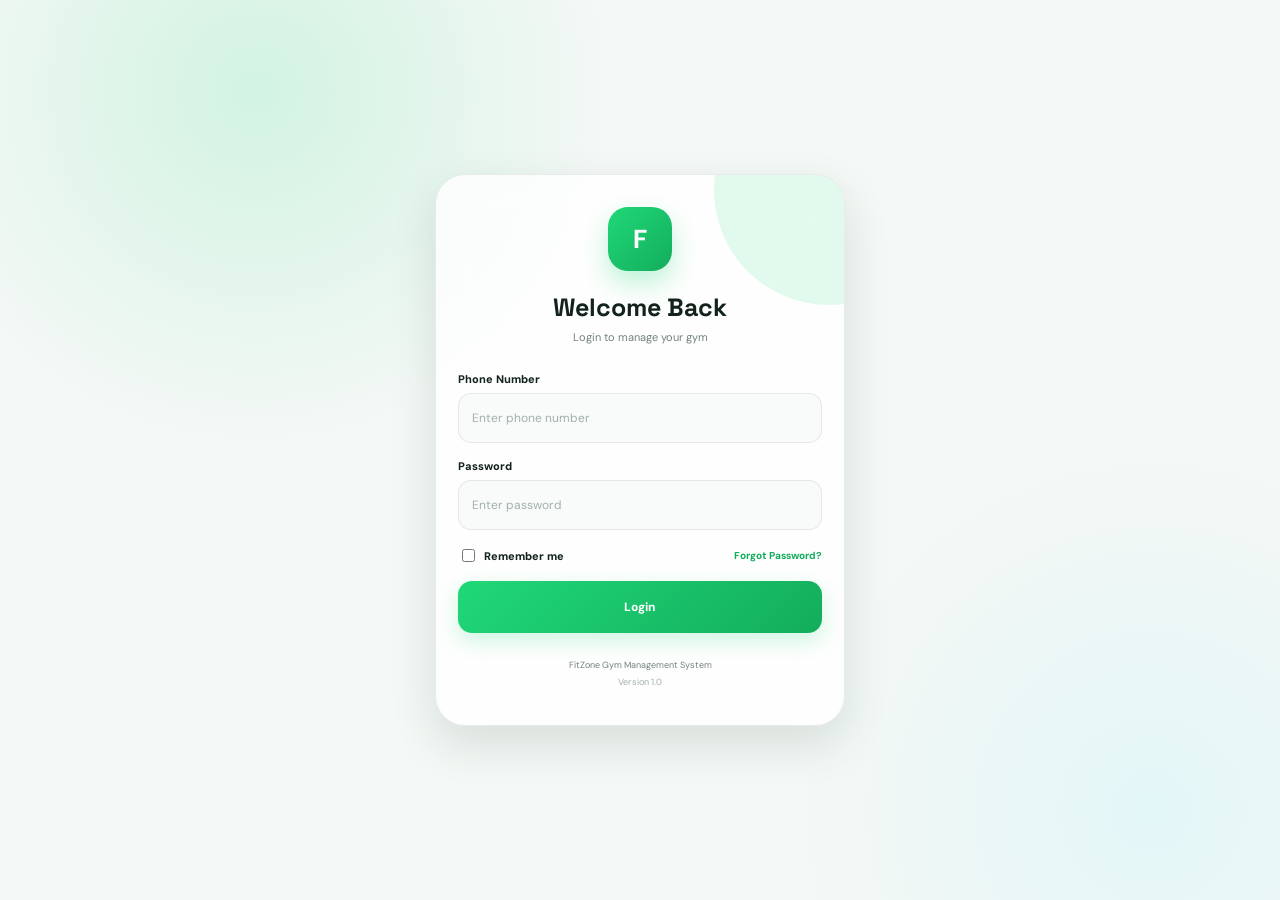
<file: login.html>
<!DOCTYPE html>
<html lang="en">

<head>
    <meta charset="UTF-8">
    <meta name="viewport" content="width=device-width, initial-scale=1.0">

    <title>Login - FitZone</title>

    <link rel="preconnect" href="https://fonts.googleapis.com">
    <link rel="preconnect" href="https://fonts.gstatic.com" crossorigin>

    <link
        href="https://fonts.googleapis.com/css2?family=Inter:wght@400;500;600;700&display=swap"
        rel="stylesheet"
    >

    <link rel="stylesheet" href="style.css">
</head>

<body class="login-page">

    <main class="login-container">

        <!-- Logo -->

        <div class="login-logo">
            F
        </div>

        <div class="login-heading">

            <h1>
                Welcome Back
            </h1>

            <p>
                Login to manage your gym
            </p>

        </div>


        <!-- Login Card -->

        <form class="login-form">

            <div class="form-group">

                <label for="loginPhone">
                    Phone Number
                </label>

                <input
                    type="tel"
                    id="loginPhone"
                    placeholder="Enter phone number"
                    maxlength="10"
                    required
                >

            </div>


            <div class="form-group">

                <label for="loginPassword">
                    Password
                </label>

                <input
                    type="password"
                    id="loginPassword"
                    placeholder="Enter password"
                    required
                >

            </div>


            <div class="login-options">

                <label class="remember-me">

                    <input type="checkbox">

                    <span>
                        Remember me
                    </span>

                </label>


                <a href="#" class="forgot-password">
                    Forgot Password?
                </a>

            </div>


            <button
                type="submit"
                class="login-btn"
            >
                Login
            </button>

        </form>


        <div class="login-footer">

            <p>
                FitZone Gym Management System
            </p>

            <span>
                Version 1.0
            </span>

        </div>

    </main>


    <script src="script.js"></script>

</body>

</html>
</file>
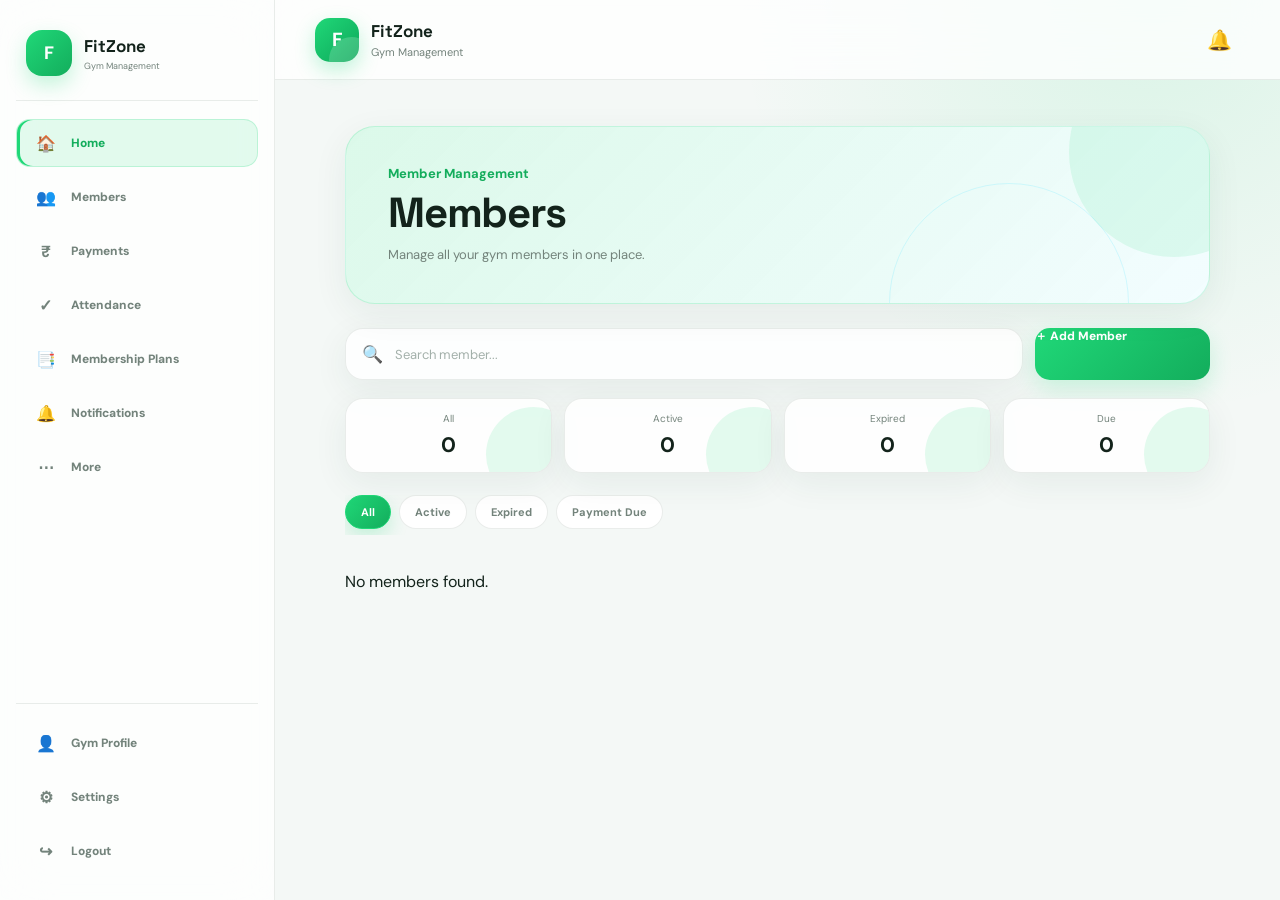
<file: members.html>
<!DOCTYPE html>
<html lang="en">

<head>
    <meta charset="UTF-8">
    <meta name="viewport" content="width=device-width, initial-scale=1.0">

    <title>Members - FitZone</title>

    <link rel="preconnect" href="https://fonts.googleapis.com">
    <link rel="preconnect" href="https://fonts.gstatic.com" crossorigin>

    <link href="https://fonts.googleapis.com/css2?family=Inter:wght@400;500;600;700&display=swap" rel="stylesheet">

    <link rel="stylesheet" href="style.css">
</head>

<body>

    <!-- ================= DESKTOP SIDEBAR ================= -->

    <aside class="desktop-sidebar">

        <div class="sidebar-brand">

            <div class="sidebar-logo">
                F
            </div>

            <div>
                <h2>FitZone</h2>
                <p>Gym Management</p>
            </div>

        </div>


        <nav class="sidebar-nav">

            <a href="index.html" class="sidebar-item active">

                <span class="sidebar-icon">🏠</span>

                <span>
                    Home
                </span>

            </a>


            <a href="members.html" class="sidebar-item">

                <span class="sidebar-icon">👥</span>

                <span>
                    Members
                </span>

            </a>


            <a href="payments.html" class="sidebar-item">

                <span class="sidebar-icon">₹</span>

                <span>
                    Payments
                </span>

            </a>


            <a href="attendance.html" class="sidebar-item">

                <span class="sidebar-icon">✓</span>

                <span>
                    Attendance
                </span>

            </a>


            <a href="membership-plans.html" class="sidebar-item">

                <span class="sidebar-icon">📑</span>

                <span>
                    Membership Plans
                </span>

            </a>


            <a href="notifications.html" class="sidebar-item">

                <span class="sidebar-icon">🔔</span>

                <span>
                    Notifications
                </span>

            </a>


            <a href="more.html" class="sidebar-item">

                <span class="sidebar-icon">⋯</span>

                <span>
                    More
                </span>

            </a>

        </nav>


        <div class="sidebar-bottom">

            <a href="gym-profile.html" class="sidebar-item">

                <span class="sidebar-icon">👤</span>

                <span>
                    Gym Profile
                </span>

            </a>


            <a href="settings.html" class="sidebar-item">

                <span class="sidebar-icon">⚙</span>

                <span>
                    Settings
                </span>

            </a>


            <a href="login.html" class="sidebar-item logout-item">

                <span class="sidebar-icon">↪</span>

                <span>
                    Logout
                </span>

            </a>

        </div>

    </aside>

    <!-- Header -->

    <header class="top-header">

        <div class="header-left">

            <button class="menu-btn" aria-label="Open menu">
                ☰
            </button>

            <div class="gym-logo">
                F
            </div>

            <div class="gym-info">
                <h1>FitZone</h1>
                <p>Gym Management</p>
            </div>

        </div>

        <button class="notification-btn" aria-label="Notifications">
            🔔
        </button>

    </header>


    <!-- Main Content -->

    <main class="main-container">

        <!-- Page Heading -->

        <section class="welcome-section">

            <p class="welcome-small">
                Member Management
            </p>

            <h2>
                Members
            </h2>

            <p class="welcome-text">
                Manage all your gym members in one place.
            </p>

        </section>


        <!-- Search + Add -->

        <section class="member-tools">

            <div class="search-box">

                <span>🔍</span>

                <input type="search" id="memberSearch" placeholder="Search member..." aria-label="Search members">

            </div>


            <a href="add-member.html" class="add-member-btn" id="addMemberBtn">

                <span>＋</span>

                Add Member

            </a>

        </section>


        <!-- Member Summary -->

        <section class="member-summary">

            <div class="summary-item">

                <span>All</span>

                <strong id="allMembersCount">
                    248
                </strong>

            </div>


            <div class="summary-item">

                <span>Active</span>

                <strong id="activeMembersCount">
                    214
                </strong>

            </div>


            <div class="summary-item">

                <span>Expired</span>

                <strong id="expiredMembersCount">
                    18
                </strong>

            </div>


            <div class="summary-item">

                <span>Due</span>

                <strong id="dueMembersCount">
                    12
                </strong>

            </div>

        </section>


        <!-- Filter -->

        <section class="member-filter">

            <button class="filter-btn active">
                All
            </button>

            <button class="filter-btn">
                Active
            </button>

            <button class="filter-btn">
                Expired
            </button>

            <button class="filter-btn">
                Payment Due
            </button>

        </section>


        <!-- Members List -->

        <section class="members-list" id="membersList">


            <!-- Member -->

            <article class="full-member-card">

                <div class="member-avatar">
                    RS
                </div>

                <div class="full-member-info">

                    <h3>
                        Rahul Sharma
                    </h3>

                    <p>
                        📱 98765 43210
                    </p>

                    <p>
                        Monthly Plan • Expires 25 Aug
                    </p>

                </div>

                <span class="status active">
                    Active
                </span>

            </article>


            <!-- Member -->

            <article class="full-member-card">

                <div class="member-avatar">
                    AK
                </div>

                <div class="full-member-info">

                    <h3>
                        Amit Kumar
                    </h3>

                    <p>
                        📱 98765 12345
                    </p>

                    <p>
                        3 Month Plan • Expires 30 Aug
                    </p>

                </div>

                <span class="status active">
                    Active
                </span>

            </article>


            <!-- Member -->

            <article class="full-member-card">

                <div class="member-avatar">
                    PS
                </div>

                <div class="full-member-info">

                    <h3>
                        Priya Singh
                    </h3>

                    <p>
                        📱 98765 67890
                    </p>

                    <p>
                        6 Month Plan • Expires 18 Sep
                    </p>

                </div>

                <span class="status active">
                    Active
                </span>

            </article>


            <!-- Member -->

            <article class="full-member-card">

                <div class="member-avatar">
                    RK
                </div>

                <div class="full-member-info">

                    <h3>
                        Rakesh Kumar
                    </h3>

                    <p>
                        📱 98765 11111
                    </p>

                    <p>
                        Monthly Plan • Expires 14 Aug
                    </p>

                </div>

                <span class="status active">
                    Active
                </span>

            </article>


        </section>

    </main>


    <!-- Bottom Navigation -->

    <nav class="bottom-nav">

        <a href="index.html" class="bottom-nav-item">

            <span>🏠</span>

            <small>Home</small>

        </a>


        <a href="members.html" class="bottom-nav-item active">

            <span>👥</span>

            <small>Members</small>

        </a>


        <a href="add-member.html" class="bottom-nav-item add-button">

            <span>＋</span>

            <small>Add</small>

        </a>


        <a href="payments.html" class="bottom-nav-item">

            <span>₹</span>

            <small>Payments</small>

        </a>


        <a href="more.html" class="bottom-nav-item">

            <span>⋯</span>

            <small>More</small>

        </a>

    </nav>


    <script src="script.js"></script>

</body>

</html>
</file>
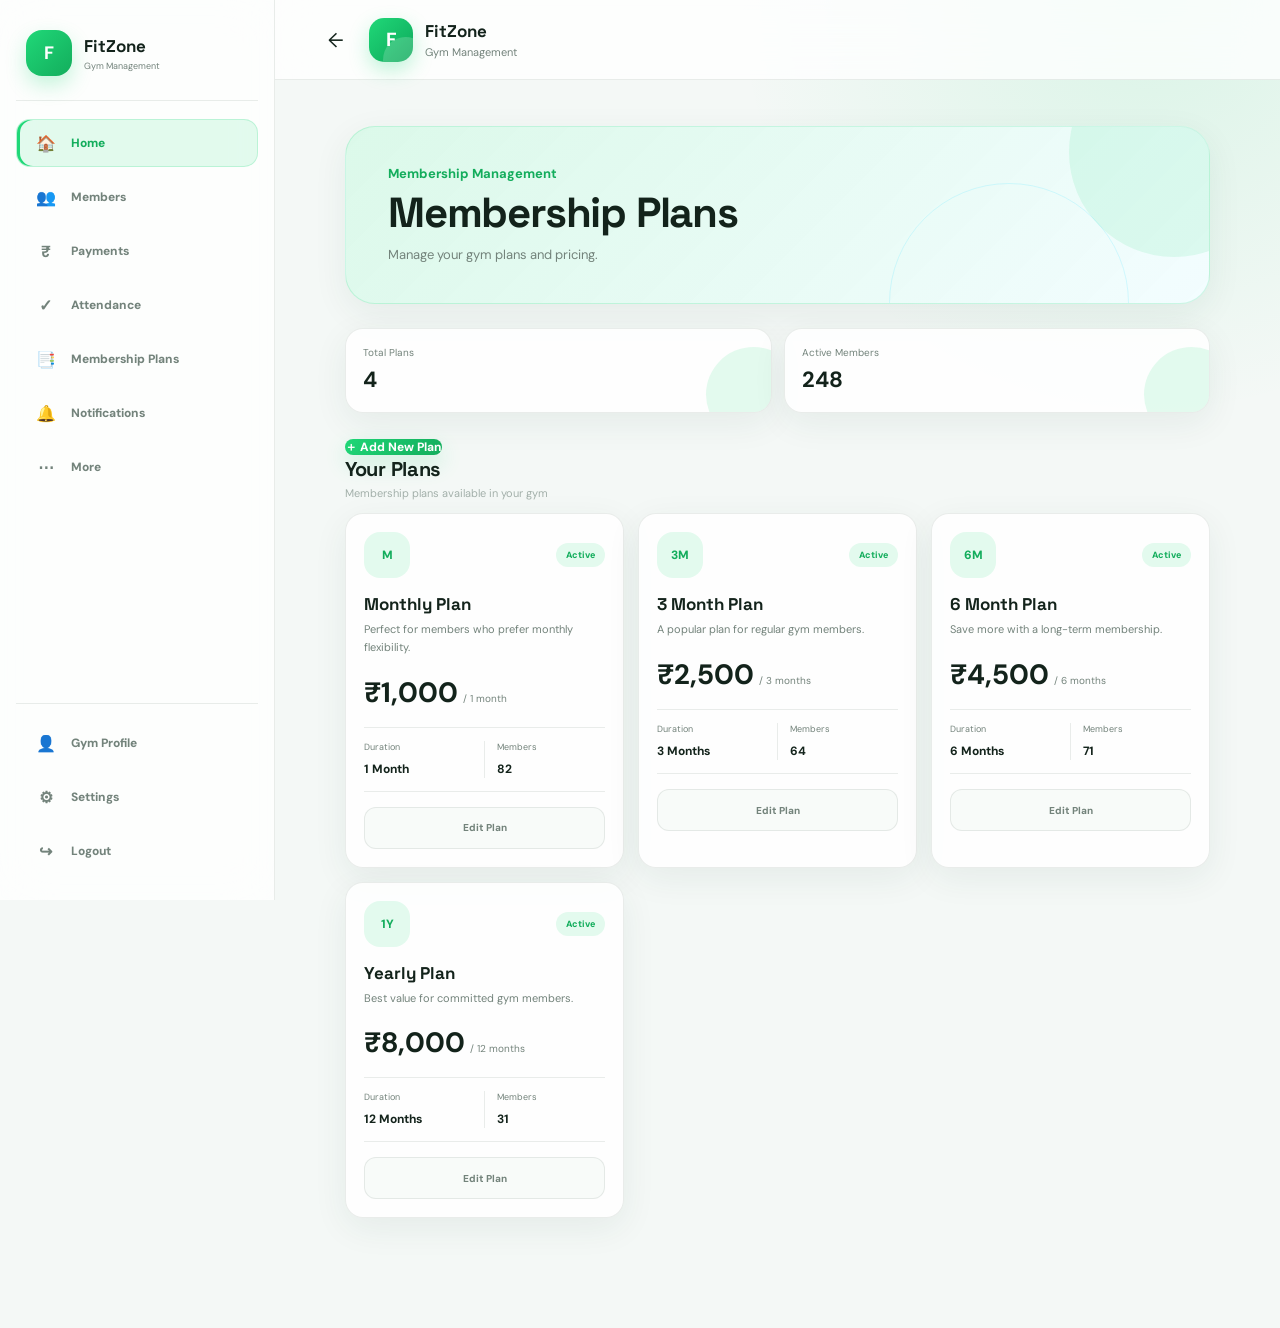
<file: membership-plans.html>
<!DOCTYPE html>
<html lang="en">

<head>
    <meta charset="UTF-8">
    <meta name="viewport" content="width=device-width, initial-scale=1.0">

    <title>Membership Plans - FitZone</title>

    <link rel="preconnect" href="https://fonts.googleapis.com">
    <link rel="preconnect" href="https://fonts.gstatic.com" crossorigin>

    <link href="https://fonts.googleapis.com/css2?family=Inter:wght@400;500;600;700&display=swap" rel="stylesheet">

    <link rel="stylesheet" href="style.css">
</head>

<body>

    <!-- ================= DESKTOP SIDEBAR ================= -->

    <aside class="desktop-sidebar">

        <div class="sidebar-brand">

            <div class="sidebar-logo">
                F
            </div>

            <div>
                <h2>FitZone</h2>
                <p>Gym Management</p>
            </div>

        </div>


        <nav class="sidebar-nav">

            <a href="index.html" class="sidebar-item active">

                <span class="sidebar-icon">🏠</span>

                <span>
                    Home
                </span>

            </a>


            <a href="members.html" class="sidebar-item">

                <span class="sidebar-icon">👥</span>

                <span>
                    Members
                </span>

            </a>


            <a href="payments.html" class="sidebar-item">

                <span class="sidebar-icon">₹</span>

                <span>
                    Payments
                </span>

            </a>


            <a href="attendance.html" class="sidebar-item">

                <span class="sidebar-icon">✓</span>

                <span>
                    Attendance
                </span>

            </a>


            <a href="membership-plans.html" class="sidebar-item">

                <span class="sidebar-icon">📑</span>

                <span>
                    Membership Plans
                </span>

            </a>


            <a href="notifications.html" class="sidebar-item">

                <span class="sidebar-icon">🔔</span>

                <span>
                    Notifications
                </span>

            </a>


            <a href="more.html" class="sidebar-item">

                <span class="sidebar-icon">⋯</span>

                <span>
                    More
                </span>

            </a>

        </nav>


        <div class="sidebar-bottom">

            <a href="gym-profile.html" class="sidebar-item">

                <span class="sidebar-icon">👤</span>

                <span>
                    Gym Profile
                </span>

            </a>


            <a href="settings.html" class="sidebar-item">

                <span class="sidebar-icon">⚙</span>

                <span>
                    Settings
                </span>

            </a>


            <a href="login.html" class="sidebar-item logout-item">

                <span class="sidebar-icon">↪</span>

                <span>
                    Logout
                </span>

            </a>

        </div>

    </aside>

    <!-- ================= HEADER ================= -->

    <header class="top-header">

        <div class="header-left">

            <a href="more.html" class="back-btn">
                ←
            </a>

            <div class="gym-logo">
                F
            </div>

            <div class="gym-info">
                <h1>FitZone</h1>
                <p>Gym Management</p>
            </div>

        </div>

    </header>


    <!-- ================= MAIN ================= -->

    <main class="main-container">

        <section class="welcome-section">

            <p class="welcome-small">
                Membership Management
            </p>

            <h2>
                Membership Plans
            </h2>

            <p class="welcome-text">
                Manage your gym plans and pricing.
            </p>

        </section>


        <!-- ================= SUMMARY ================= -->

        <section class="plans-summary">

            <div class="plans-summary-card">

                <span>
                    Total Plans
                </span>

                <strong>
                    4
                </strong>

            </div>


            <div class="plans-summary-card">

                <span>
                    Active Members
                </span>

                <strong>
                    248
                </strong>

            </div>

        </section>


        <!-- ================= ADD PLAN ================= -->

        <a href="add-plan.html" class="add-plan-btn">

            <span>
                ＋
            </span>

            Add New Plan

        </a>


        <!-- ================= PLANS ================= -->

        <section class="section-block">

            <div class="section-heading">

                <div>

                    <h2>
                        Your Plans
                    </h2>

                    <p>
                        Membership plans available in your gym
                    </p>

                </div>

            </div>


            <div class="plans-list">


                <!-- Monthly -->

                <article class="plan-card">

                    <div class="plan-card-top">

                        <div class="plan-icon">
                            M
                        </div>

                        <span class="plan-status active">
                            Active
                        </span>

                    </div>


                    <h3>
                        Monthly Plan
                    </h3>

                    <p class="plan-description">
                        Perfect for members who prefer monthly flexibility.
                    </p>


                    <div class="plan-price">

                        <strong>
                            ₹1,000
                        </strong>

                        <span>
                            / month
                        </span>

                    </div>


                    <div class="plan-details">

                        <div>
                            <span>Duration</span>
                            <strong>1 Month</strong>
                        </div>

                        <div>
                            <span>Members</span>
                            <strong>82</strong>
                        </div>

                    </div>


                    <button class="plan-action-btn">
                        Manage Plan
                    </button>

                </article>


                <!-- 3 Months -->

                <article class="plan-card">

                    <div class="plan-card-top">

                        <div class="plan-icon">
                            3M
                        </div>

                        <span class="plan-status active">
                            Active
                        </span>

                    </div>


                    <h3>
                        3 Month Plan
                    </h3>

                    <p class="plan-description">
                        A popular plan for regular gym members.
                    </p>


                    <div class="plan-price">

                        <strong>
                            ₹2,500
                        </strong>

                        <span>
                            / 3 months
                        </span>

                    </div>


                    <div class="plan-details">

                        <div>
                            <span>Duration</span>
                            <strong>3 Months</strong>
                        </div>

                        <div>
                            <span>Members</span>
                            <strong>64</strong>
                        </div>

                    </div>


                    <button class="plan-action-btn">
                        Manage Plan
                    </button>

                </article>


                <!-- 6 Months -->

                <article class="plan-card">

                    <div class="plan-card-top">

                        <div class="plan-icon">
                            6M
                        </div>

                        <span class="plan-status active">
                            Active
                        </span>

                    </div>


                    <h3>
                        6 Month Plan
                    </h3>

                    <p class="plan-description">
                        Save more with a long-term membership.
                    </p>


                    <div class="plan-price">

                        <strong>
                            ₹4,500
                        </strong>

                        <span>
                            / 6 months
                        </span>

                    </div>


                    <div class="plan-details">

                        <div>
                            <span>Duration</span>
                            <strong>6 Months</strong>
                        </div>

                        <div>
                            <span>Members</span>
                            <strong>71</strong>
                        </div>

                    </div>


                    <button class="plan-action-btn">
                        Manage Plan
                    </button>

                </article>


                <!-- Yearly -->

                <article class="plan-card">

                    <div class="plan-card-top">

                        <div class="plan-icon">
                            1Y
                        </div>

                        <span class="plan-status active">
                            Active
                        </span>

                    </div>


                    <h3>
                        Yearly Plan
                    </h3>

                    <p class="plan-description">
                        Best value for committed gym members.
                    </p>


                    <div class="plan-price">

                        <strong>
                            ₹8,000
                        </strong>

                        <span>
                            / year
                        </span>

                    </div>


                    <div class="plan-details">

                        <div>
                            <span>Duration</span>
                            <strong>12 Months</strong>
                        </div>

                        <div>
                            <span>Members</span>
                            <strong>31</strong>
                        </div>

                    </div>


                    <button class="plan-action-btn">
                        Manage Plan
                    </button>

                </article>


            </div>

        </section>

    </main>


    <!-- ================= BOTTOM NAVIGATION ================= -->

    <nav class="bottom-nav">

        <a href="index.html" class="bottom-nav-item">
            <span>🏠</span>
            <small>Home</small>
        </a>

        <a href="members.html" class="bottom-nav-item">
            <span>👥</span>
            <small>Members</small>
        </a>

        <a href="add-member.html" class="bottom-nav-item add-button">
            <span>＋</span>
            <small>Add</small>
        </a>

        <a href="payments.html" class="bottom-nav-item">
            <span>₹</span>
            <small>Payments</small>
        </a>

        <a href="more.html" class="bottom-nav-item active">
            <span>⋯</span>
            <small>More</small>
        </a>

    </nav>


    <script src="script.js"></script>

</body>

</html>
</file>
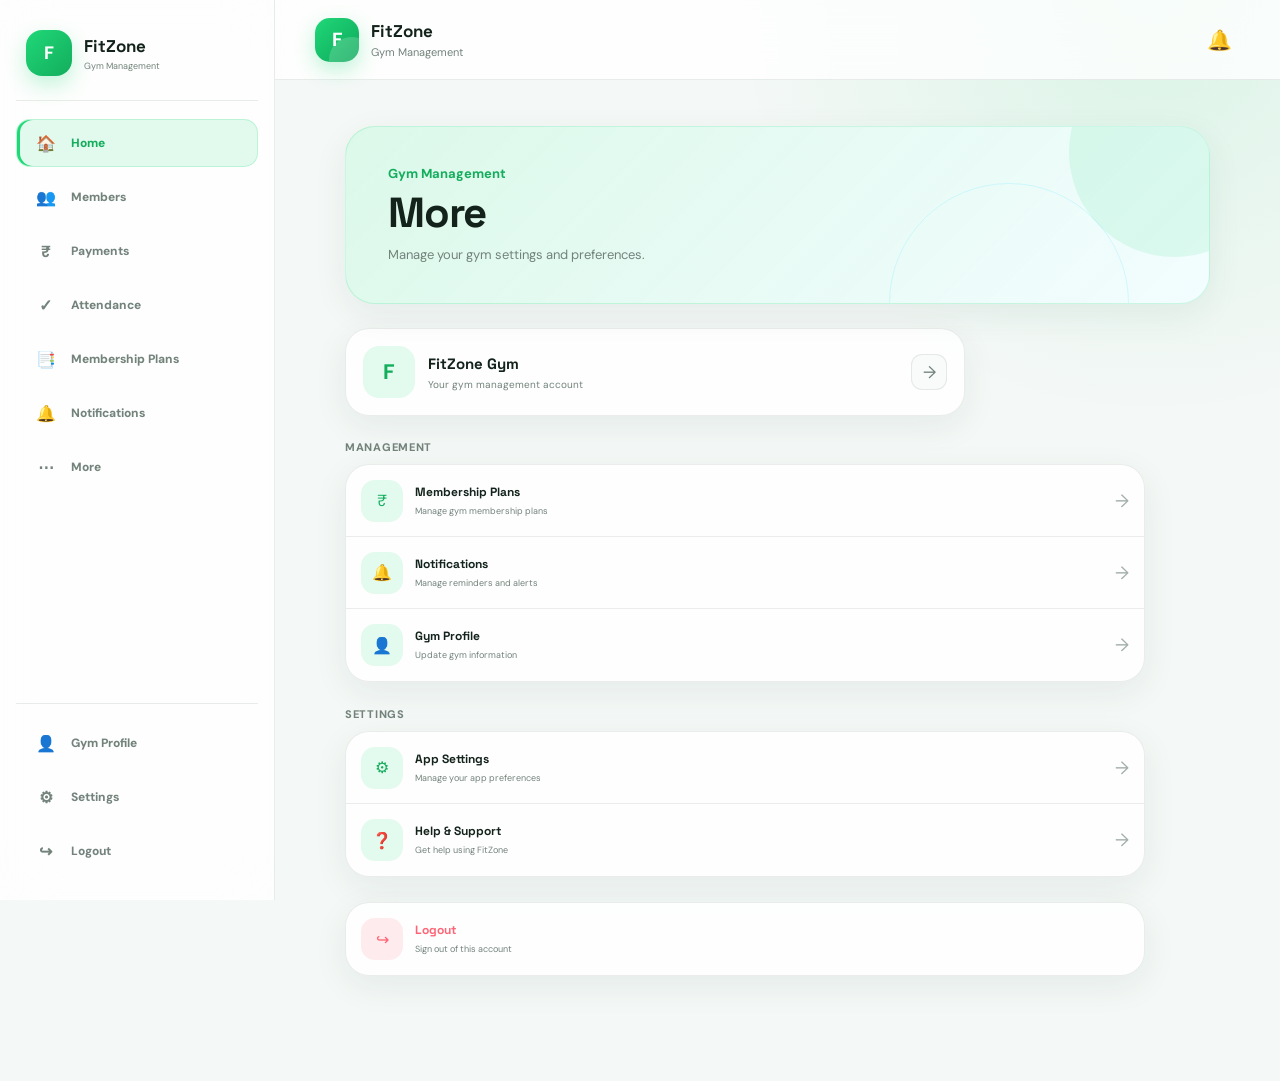
<file: more.html>
<!DOCTYPE html>
<html lang="en">

<head>
    <meta charset="UTF-8">
    <meta name="viewport" content="width=device-width, initial-scale=1.0">

    <title>More - FitZone</title>

    <link rel="preconnect" href="https://fonts.googleapis.com">
    <link rel="preconnect" href="https://fonts.gstatic.com" crossorigin>

    <link href="https://fonts.googleapis.com/css2?family=Inter:wght@400;500;600;700&display=swap" rel="stylesheet">

    <link rel="stylesheet" href="style.css">
</head>

<body>

    <!-- ================= DESKTOP SIDEBAR ================= -->

    <aside class="desktop-sidebar">

        <div class="sidebar-brand">

            <div class="sidebar-logo">
                F
            </div>

            <div>
                <h2>FitZone</h2>
                <p>Gym Management</p>
            </div>

        </div>


        <nav class="sidebar-nav">

            <a href="index.html" class="sidebar-item active">

                <span class="sidebar-icon">🏠</span>

                <span>
                    Home
                </span>

            </a>


            <a href="members.html" class="sidebar-item">

                <span class="sidebar-icon">👥</span>

                <span>
                    Members
                </span>

            </a>


            <a href="payments.html" class="sidebar-item">

                <span class="sidebar-icon">₹</span>

                <span>
                    Payments
                </span>

            </a>


            <a href="attendance.html" class="sidebar-item">

                <span class="sidebar-icon">✓</span>

                <span>
                    Attendance
                </span>

            </a>


            <a href="membership-plans.html" class="sidebar-item">

                <span class="sidebar-icon">📑</span>

                <span>
                    Membership Plans
                </span>

            </a>


            <a href="notifications.html" class="sidebar-item">

                <span class="sidebar-icon">🔔</span>

                <span>
                    Notifications
                </span>

            </a>


            <a href="more.html" class="sidebar-item">

                <span class="sidebar-icon">⋯</span>

                <span>
                    More
                </span>

            </a>

        </nav>


        <div class="sidebar-bottom">

            <a href="gym-profile.html" class="sidebar-item">

                <span class="sidebar-icon">👤</span>

                <span>
                    Gym Profile
                </span>

            </a>


            <a href="settings.html" class="sidebar-item">

                <span class="sidebar-icon">⚙</span>

                <span>
                    Settings
                </span>

            </a>


            <a href="login.html" class="sidebar-item logout-item">

                <span class="sidebar-icon">↪</span>

                <span>
                    Logout
                </span>

            </a>

        </div>

    </aside>

    <!-- ================= HEADER ================= -->

    <header class="top-header">

        <div class="header-left">

            <button class="menu-btn" aria-label="Open menu">
                ☰
            </button>

            <div class="gym-logo">
                F
            </div>

            <div class="gym-info">
                <h1>FitZone</h1>
                <p>Gym Management</p>
            </div>

        </div>

        <button class="notification-btn" aria-label="Notifications">
            🔔
        </button>

    </header>


    <!-- ================= MAIN ================= -->

    <main class="main-container">

        <section class="welcome-section">

            <p class="welcome-small">
                Gym Management
            </p>

            <h2>
                More
            </h2>

            <p class="welcome-text">
                Manage your gym settings and preferences.
            </p>

        </section>


        <!-- ================= GYM PROFILE ================= -->

        <section class="profile-card">

            <div class="profile-logo">
                F
            </div>

            <div class="profile-info">

                <h3>
                    FitZone Gym
                </h3>

                <p>
                    Your gym management account
                </p>

            </div>

            <button class="profile-arrow">
                →
            </button>

        </section>


        <!-- ================= MANAGEMENT ================= -->

        <section class="more-section">

            <div class="more-section-heading">
                Management
            </div>


            <div class="more-menu">


                <a href="membership-plans.html" class="more-menu-item">

                    <div class="more-icon">
                        ₹
                    </div>

                    <div class="more-item-info">

                        <h3>
                            Membership Plans
                        </h3>

                        <p>
                            Manage gym membership plans
                        </p>

                    </div>

                    <span class="more-arrow">
                        →
                    </span>

                </a>


                <a href="notifications.html" class="more-menu-item">

                    <div class="more-icon">
                        🔔
                    </div>

                    <div class="more-item-info">

                        <h3>
                            Notifications
                        </h3>

                        <p>
                            Manage reminders and alerts
                        </p>

                    </div>

                    <span class="more-arrow">
                        →
                    </span>

                </a>


                <a href="gym-profile.html" class="more-menu-item">

                    <div class="more-icon">
                        👤
                    </div>

                    <div class="more-item-info">

                        <h3>
                            Gym Profile
                        </h3>

                        <p>
                            Update gym information
                        </p>

                    </div>

                    <span class="more-arrow">
                        →
                    </span>

                </a>


            </div>

        </section>


        <!-- ================= SETTINGS ================= -->

        <section class="more-section">

            <div class="more-section-heading">
                Settings
            </div>


            <div class="more-menu">


                <a href="settings.html" class="more-menu-item">

                    <div class="more-icon">
                        ⚙
                    </div>

                    <div class="more-item-info">

                        <h3>
                            App Settings
                        </h3>

                        <p>
                            Manage your app preferences
                        </p>

                    </div>

                    <span class="more-arrow">
                        →
                    </span>

                </a>


                <a href="help.html" class="more-menu-item">

                    <div class="more-icon">
                        ❓
                    </div>

                    <div class="more-item-info">

                        <h3>
                            Help & Support
                        </h3>

                        <p>
                            Get help using FitZone
                        </p>

                    </div>

                    <span class="more-arrow">
                        →
                    </span>

                </a>


            </div>

        </section>


        <!-- ================= ACCOUNT ================= -->

        <section class="more-section">

            <div class="more-menu">

                <a href="#" class="more-menu-item logout-item">

                    <div class="more-icon logout-icon">
                        ↪
                    </div>

                    <div class="more-item-info">

                        <h3>
                            Logout
                        </h3>

                        <p>
                            Sign out of this account
                        </p>

                    </div>

                </a>

            </div>

        </section>

    </main>


    <!-- ================= BOTTOM NAVIGATION ================= -->

    <nav class="bottom-nav">

        <a href="index.html" class="bottom-nav-item">

            <span>🏠</span>

            <small>Home</small>

        </a>


        <a href="members.html" class="bottom-nav-item">

            <span>👥</span>

            <small>Members</small>

        </a>


        <a href="add-member.html" class="bottom-nav-item add-button">

            <span>＋</span>

            <small>Add</small>

        </a>


        <a href="payments.html" class="bottom-nav-item">

            <span>₹</span>

            <small>Payments</small>

        </a>


        <a href="more.html" class="bottom-nav-item active">

            <span>⋯</span>

            <small>More</small>

        </a>

    </nav>


    <script src="script.js"></script>

</body>

</html>
</file>
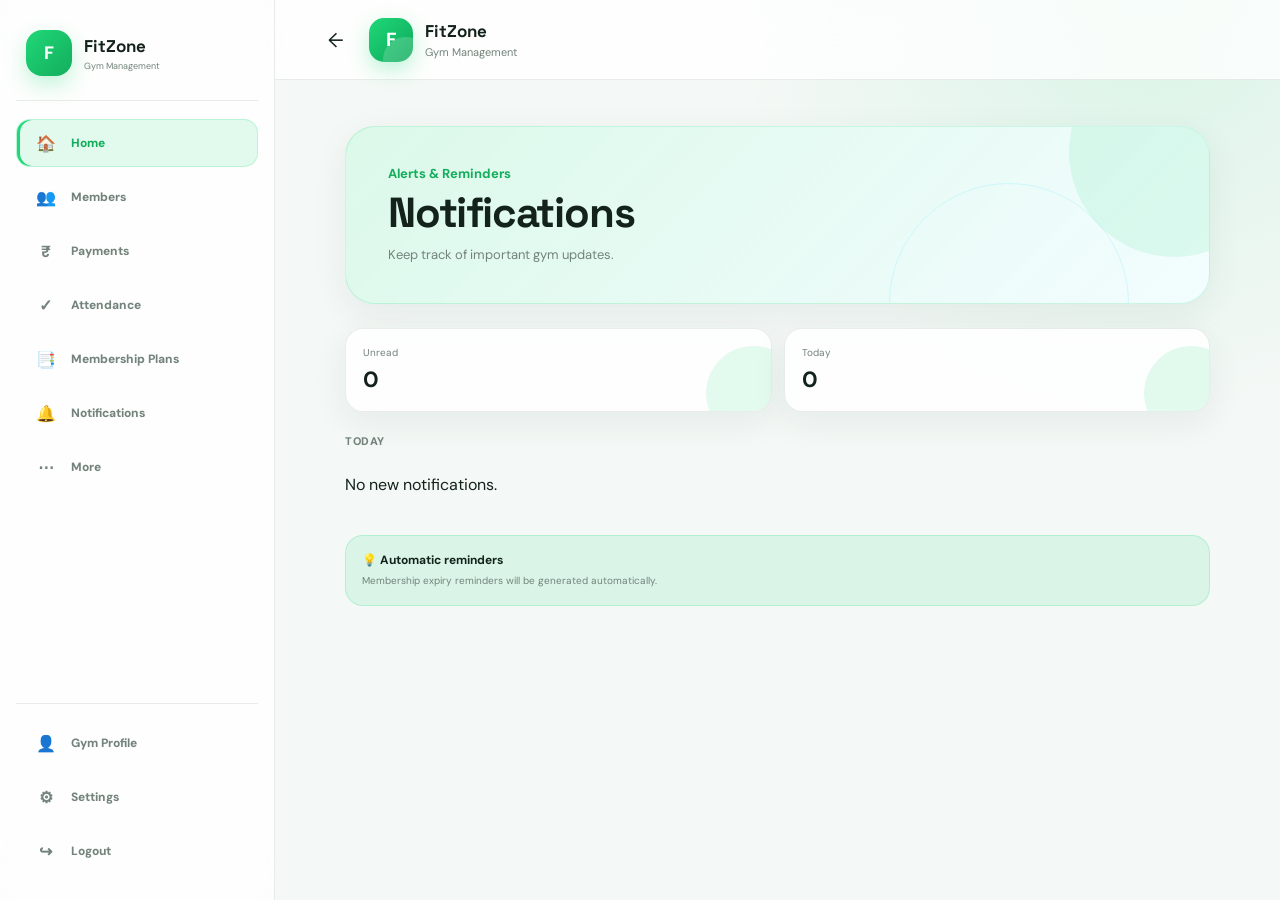
<file: notifications.html>
<!DOCTYPE html>
<html lang="en">

<head>
    <meta charset="UTF-8">
    <meta name="viewport" content="width=device-width, initial-scale=1.0">

    <title>Notifications - FitZone</title>

    <link rel="preconnect" href="https://fonts.googleapis.com">
    <link rel="preconnect" href="https://fonts.gstatic.com" crossorigin>

    <link href="https://fonts.googleapis.com/css2?family=Inter:wght@400;500;600;700&display=swap" rel="stylesheet">

    <link rel="stylesheet" href="style.css">
</head>

<body>

    <!-- ================= DESKTOP SIDEBAR ================= -->

    <aside class="desktop-sidebar">

        <div class="sidebar-brand">

            <div class="sidebar-logo">
                F
            </div>

            <div>
                <h2>FitZone</h2>
                <p>Gym Management</p>
            </div>

        </div>


        <nav class="sidebar-nav">

            <a href="index.html" class="sidebar-item active">

                <span class="sidebar-icon">🏠</span>

                <span>
                    Home
                </span>

            </a>


            <a href="members.html" class="sidebar-item">

                <span class="sidebar-icon">👥</span>

                <span>
                    Members
                </span>

            </a>


            <a href="payments.html" class="sidebar-item">

                <span class="sidebar-icon">₹</span>

                <span>
                    Payments
                </span>

            </a>


            <a href="attendance.html" class="sidebar-item">

                <span class="sidebar-icon">✓</span>

                <span>
                    Attendance
                </span>

            </a>


            <a href="membership-plans.html" class="sidebar-item">

                <span class="sidebar-icon">📑</span>

                <span>
                    Membership Plans
                </span>

            </a>


            <a href="notifications.html" class="sidebar-item">

                <span class="sidebar-icon">🔔</span>

                <span>
                    Notifications
                </span>

            </a>


            <a href="more.html" class="sidebar-item">

                <span class="sidebar-icon">⋯</span>

                <span>
                    More
                </span>

            </a>

        </nav>


        <div class="sidebar-bottom">

            <a href="gym-profile.html" class="sidebar-item">

                <span class="sidebar-icon">👤</span>

                <span>
                    Gym Profile
                </span>

            </a>


            <a href="settings.html" class="sidebar-item">

                <span class="sidebar-icon">⚙</span>

                <span>
                    Settings
                </span>

            </a>


            <a href="login.html" class="sidebar-item logout-item">

                <span class="sidebar-icon">↪</span>

                <span>
                    Logout
                </span>

            </a>

        </div>

    </aside>

    <!-- ================= HEADER ================= -->

    <header class="top-header">

        <div class="header-left">

            <a href="more.html" class="back-btn">
                ←
            </a>

            <div class="gym-logo">
                F
            </div>

            <div class="gym-info">
                <h1>FitZone</h1>
                <p>Gym Management</p>
            </div>

        </div>

    </header>


    <!-- ================= MAIN ================= -->

    <main class="main-container">

        <section class="welcome-section">

            <p class="welcome-small">
                Alerts & Reminders
            </p>

            <h2>
                Notifications
            </h2>

            <p class="welcome-text">
                Keep track of important gym updates.
            </p>

        </section>


        <!-- ================= NOTIFICATION SUMMARY ================= -->

        <section class="notification-summary">

            <div class="notification-summary-card">

                <span>
                    Unread
                </span>

                <strong>
                    3
                </strong>

            </div>


            <div class="notification-summary-card">

                <span>
                    Today
                </span>

                <strong>
                    5
                </strong>

            </div>

        </section>


        <!-- ================= TODAY ================= -->

        <section class="notification-section">

            <div class="notification-section-heading">
                Today
            </div>


            <div class="notification-list">


                <!-- Expiring -->

                <article class="notification-card">

                    <div class="notification-icon expiry">
                        !
                    </div>

                    <div class="notification-content">

                        <h3>
                            Membership Expiring Soon
                        </h3>

                        <p>
                            Rahul Sharma's membership expires in 2 days.
                        </p>

                        <span>
                            10 minutes ago
                        </span>

                    </div>

                    <div class="unread-dot"></div>

                </article>


                <!-- Payment -->

                <article class="notification-card">

                    <div class="notification-icon payment">
                        ₹
                    </div>

                    <div class="notification-content">

                        <h3>
                            Payment Received
                        </h3>

                        <p>
                            Priya Singh paid ₹2,500 for her membership.
                        </p>

                        <span>
                            1 hour ago
                        </span>

                    </div>

                    <div class="unread-dot"></div>

                </article>


                <!-- New Member -->

                <article class="notification-card">

                    <div class="notification-icon member">
                        +
                    </div>

                    <div class="notification-content">

                        <h3>
                            New Member Added
                        </h3>

                        <p>
                            Rakesh Kumar joined the gym.
                        </p>

                        <span>
                            3 hours ago
                        </span>

                    </div>

                </article>


            </div>

        </section>


        <!-- ================= YESTERDAY ================= -->

        <section class="notification-section">

            <div class="notification-section-heading">
                Yesterday
            </div>


            <div class="notification-list">


                <article class="notification-card">

                    <div class="notification-icon expiry">
                        !
                    </div>

                    <div class="notification-content">

                        <h3>
                            Membership Expired
                        </h3>

                        <p>
                            Amit Kumar's membership has expired.
                        </p>

                        <span>
                            Yesterday
                        </span>

                    </div>

                </article>


                <article class="notification-card">

                    <div class="notification-icon payment">
                        ₹
                    </div>

                    <div class="notification-content">

                        <h3>
                            Payment Received
                        </h3>

                        <p>
                            Neha Sharma paid ₹1,000 for her membership.
                        </p>

                        <span>
                            Yesterday
                        </span>

                    </div>

                </article>


            </div>

        </section>


        <!-- ================= EMPTY STATE NOTE ================= -->

        <div class="notification-info">

            <strong>
                💡 Automatic reminders
            </strong>

            <p>
                Membership expiry reminders will be generated automatically.
            </p>

        </div>

    </main>


    <!-- ================= BOTTOM NAVIGATION ================= -->

    <nav class="bottom-nav">

        <a href="index.html" class="bottom-nav-item">

            <span>🏠</span>
            <small>Home</small>

        </a>


        <a href="members.html" class="bottom-nav-item">

            <span>👥</span>
            <small>Members</small>

        </a>


        <a href="add-member.html" class="bottom-nav-item add-button">

            <span>＋</span>
            <small>Add</small>

        </a>


        <a href="payments.html" class="bottom-nav-item">

            <span>₹</span>
            <small>Payments</small>

        </a>


        <a href="more.html" class="bottom-nav-item active">

            <span>⋯</span>
            <small>More</small>

        </a>

    </nav>


    <script src="script.js"></script>

</body>

</html>
</file>
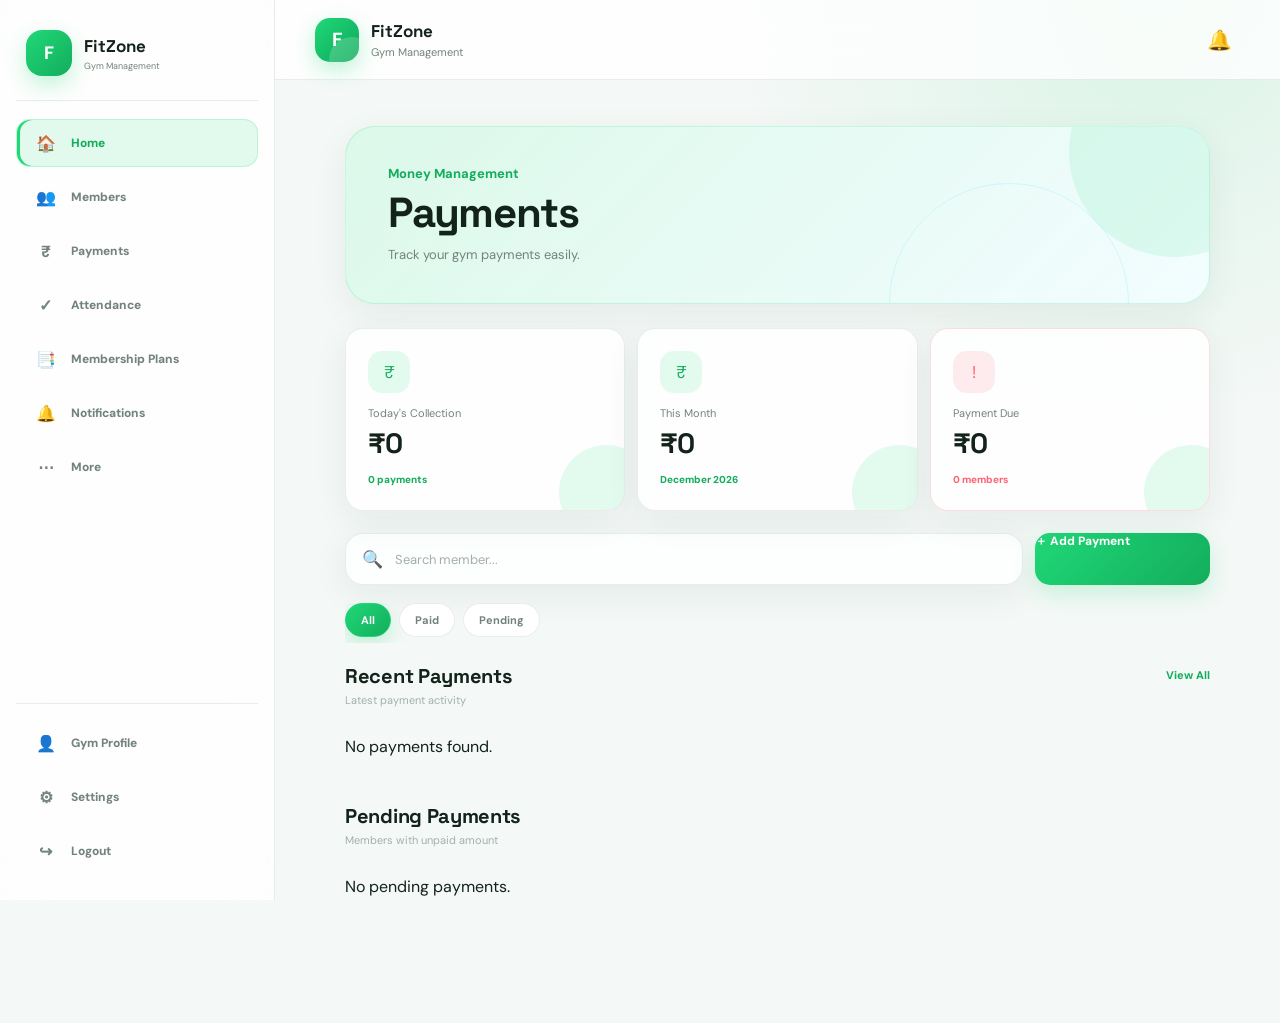
<file: payments.html>
<!DOCTYPE html>
<html lang="en">

<head>
    <meta charset="UTF-8">
    <meta name="viewport" content="width=device-width, initial-scale=1.0">

    <title>Payments - FitZone</title>

    <link rel="preconnect" href="https://fonts.googleapis.com">
    <link rel="preconnect" href="https://fonts.gstatic.com" crossorigin>

    <link href="https://fonts.googleapis.com/css2?family=Inter:wght@400;500;600;700&display=swap" rel="stylesheet">

    <link rel="stylesheet" href="style.css">
</head>

<body>

    <!-- ================= DESKTOP SIDEBAR ================= -->

    <aside class="desktop-sidebar">

        <div class="sidebar-brand">

            <div class="sidebar-logo">
                F
            </div>

            <div>
                <h2>FitZone</h2>
                <p>Gym Management</p>
            </div>

        </div>


        <nav class="sidebar-nav">

            <a href="index.html" class="sidebar-item active">

                <span class="sidebar-icon">🏠</span>

                <span>
                    Home
                </span>

            </a>


            <a href="members.html" class="sidebar-item">

                <span class="sidebar-icon">👥</span>

                <span>
                    Members
                </span>

            </a>


            <a href="payments.html" class="sidebar-item">

                <span class="sidebar-icon">₹</span>

                <span>
                    Payments
                </span>

            </a>


            <a href="attendance.html" class="sidebar-item">

                <span class="sidebar-icon">✓</span>

                <span>
                    Attendance
                </span>

            </a>


            <a href="membership-plans.html" class="sidebar-item">

                <span class="sidebar-icon">📑</span>

                <span>
                    Membership Plans
                </span>

            </a>


            <a href="notifications.html" class="sidebar-item">

                <span class="sidebar-icon">🔔</span>

                <span>
                    Notifications
                </span>

            </a>


            <a href="more.html" class="sidebar-item">

                <span class="sidebar-icon">⋯</span>

                <span>
                    More
                </span>

            </a>

        </nav>


        <div class="sidebar-bottom">

            <a href="gym-profile.html" class="sidebar-item">

                <span class="sidebar-icon">👤</span>

                <span>
                    Gym Profile
                </span>

            </a>


            <a href="settings.html" class="sidebar-item">

                <span class="sidebar-icon">⚙</span>

                <span>
                    Settings
                </span>

            </a>


            <a href="login.html" class="sidebar-item logout-item">

                <span class="sidebar-icon">↪</span>

                <span>
                    Logout
                </span>

            </a>

        </div>

    </aside>

    <!-- ================= HEADER ================= -->

    <header class="top-header">

        <div class="header-left">

            <button class="menu-btn" aria-label="Open menu">
                ☰
            </button>

            <div class="gym-logo">
                F
            </div>

            <div class="gym-info">
                <h1>FitZone</h1>
                <p>Gym Management</p>
            </div>

        </div>

        <button class="notification-btn" aria-label="Notifications">
            🔔
        </button>

    </header>


    <!-- ================= MAIN ================= -->

    <main class="main-container">

        <!-- Page Heading -->

        <section class="welcome-section">

            <p class="welcome-small">
                Money Management
            </p>

            <h2>
                Payments
            </h2>

            <p class="welcome-text">
                Track your gym payments easily.
            </p>

        </section>


        <!-- ================= PAYMENT SUMMARY ================= -->

        <section class="payment-summary">

            <div class="payment-summary-card">

                <div class="payment-card-icon">
                    ₹
                </div>

                <p>
                    Today's Collection
                </p>

                <h3>
                    ₹4,500
                </h3>

                <span>
                    5 payments
                </span>

            </div>


            <div class="payment-summary-card">

                <div class="payment-card-icon">
                    ₹
                </div>

                <p>
                    This Month
                </p>

                <h3>
                    ₹48,500
                </h3>

                <span>
                    August 2026
                </span>

            </div>


            <div class="payment-summary-card payment-due-card">

                <div class="payment-card-icon">
                    !
                </div>

                <p>
                    Payment Due
                </p>

                <h3>
                    ₹18,500
                </h3>

                <span>
                    12 members
                </span>

            </div>

        </section>


        <!-- ================= SEARCH + ADD ================= -->

        <section class="payment-tools">

            <div class="payment-search">

                <span>
                    🔍
                </span>

                <input type="search" placeholder="Search member..." aria-label="Search payments">

            </div>


            <a href="add-payment.html" class="add-payment-btn">
                <span>＋</span>
                Add Payment
            </a>

        </section>


        <!-- ================= FILTER ================= -->

        <section class="payment-filter">

            <button class="payment-filter-btn active">
                All
            </button>

            <button class="payment-filter-btn">
                Paid
            </button>

            <button class="payment-filter-btn">
                Pending
            </button>

        </section>


        <!-- ================= PAYMENT HISTORY ================= -->

        <section class="section-block">

            <div class="section-heading">

                <div>

                    <h2>
                        Recent Payments
                    </h2>

                    <p>
                        Latest payment activity
                    </p>

                </div>

                <button class="view-all-btn" id="viewAllPaymentsBtn">
                    View All
                </button>

            </div>


            <div class="payment-list">


                <!-- Payment 1 -->

                <article class="payment-card">

                    <div class="payment-member-avatar">
                        RS
                    </div>

                    <div class="payment-member-info">

                        <h3>
                            Rahul Sharma
                        </h3>

                        <p>
                            Monthly Plan
                        </p>

                        <small>
                            12 Aug 2026
                        </small>

                    </div>

                    <div class="payment-amount">

                        <strong>
                            ₹1,000
                        </strong>

                        <span class="payment-status paid">
                            Paid
                        </span>

                    </div>

                </article>


                <!-- Payment 2 -->

                <article class="payment-card">

                    <div class="payment-member-avatar">
                        AK
                    </div>

                    <div class="payment-member-info">

                        <h3>
                            Amit Kumar
                        </h3>

                        <p>
                            3 Month Plan
                        </p>

                        <small>
                            11 Aug 2026
                        </small>

                    </div>

                    <div class="payment-amount">

                        <strong>
                            ₹2,500
                        </strong>

                        <span class="payment-status paid">
                            Paid
                        </span>

                    </div>

                </article>


                <!-- Payment 3 -->

                <article class="payment-card">

                    <div class="payment-member-avatar">
                        PS
                    </div>

                    <div class="payment-member-info">

                        <h3>
                            Priya Singh
                        </h3>

                        <p>
                            6 Month Plan
                        </p>

                        <small>
                            10 Aug 2026
                        </small>

                    </div>

                    <div class="payment-amount">

                        <strong>
                            ₹4,500
                        </strong>

                        <span class="payment-status paid">
                            Paid
                        </span>

                    </div>

                </article>


                <!-- Payment 4 -->

                <article class="payment-card">

                    <div class="payment-member-avatar">
                        RK
                    </div>

                    <div class="payment-member-info">

                        <h3>
                            Rakesh Kumar
                        </h3>

                        <p>
                            Monthly Plan
                        </p>

                        <small>
                            09 Aug 2026
                        </small>

                    </div>

                    <div class="payment-amount">

                        <strong>
                            ₹1,000
                        </strong>

                        <span class="payment-status pending">
                            Pending
                        </span>

                    </div>

                </article>


            </div>

        </section>


        <!-- ================= PAYMENT DUE ================= -->

        <section class="section-block">

            <div class="section-heading">

                <div>

                    <h2>
                        Pending Payments
                    </h2>

                    <p>
                        Members with unpaid amount
                    </p>

                </div>

            </div>


            <div class="pending-payment-list">


                <article class="pending-payment-card">

                    <div class="payment-member-avatar">
                        VK
                    </div>

                    <div class="payment-member-info">

                        <h3>
                            Vikash Kumar
                        </h3>

                        <p>
                            Monthly Plan
                        </p>

                    </div>

                    <div class="pending-amount">

                        <strong>
                            ₹1,000
                        </strong>

                        <button>
                            Remind
                        </button>

                    </div>

                </article>


                <article class="pending-payment-card">

                    <div class="payment-member-avatar">
                        NS
                    </div>

                    <div class="payment-member-info">

                        <h3>
                            Neha Sharma
                        </h3>

                        <p>
                            3 Month Plan
                        </p>

                    </div>

                    <div class="pending-amount">

                        <strong>
                            ₹2,500
                        </strong>

                        <button>
                            Remind
                        </button>

                    </div>

                </article>


            </div>

        </section>

    </main>


    <!-- ================= BOTTOM NAVIGATION ================= -->

    <nav class="bottom-nav">

        <a href="index.html" class="bottom-nav-item">

            <span>🏠</span>

            <small>Home</small>

        </a>


        <a href="members.html" class="bottom-nav-item">

            <span>👥</span>

            <small>Members</small>

        </a>


        <a href="add-member.html" class="bottom-nav-item add-button">

            <span>＋</span>

            <small>Add</small>

        </a>


        <a href="payments.html" class="bottom-nav-item active">

            <span>₹</span>

            <small>Payments</small>

        </a>


        <a href="more.html" class="bottom-nav-item">

            <span>⋯</span>

            <small>More</small>

        </a>

    </nav>


    <script src="script.js"></script>

</body>

</html>
</file>
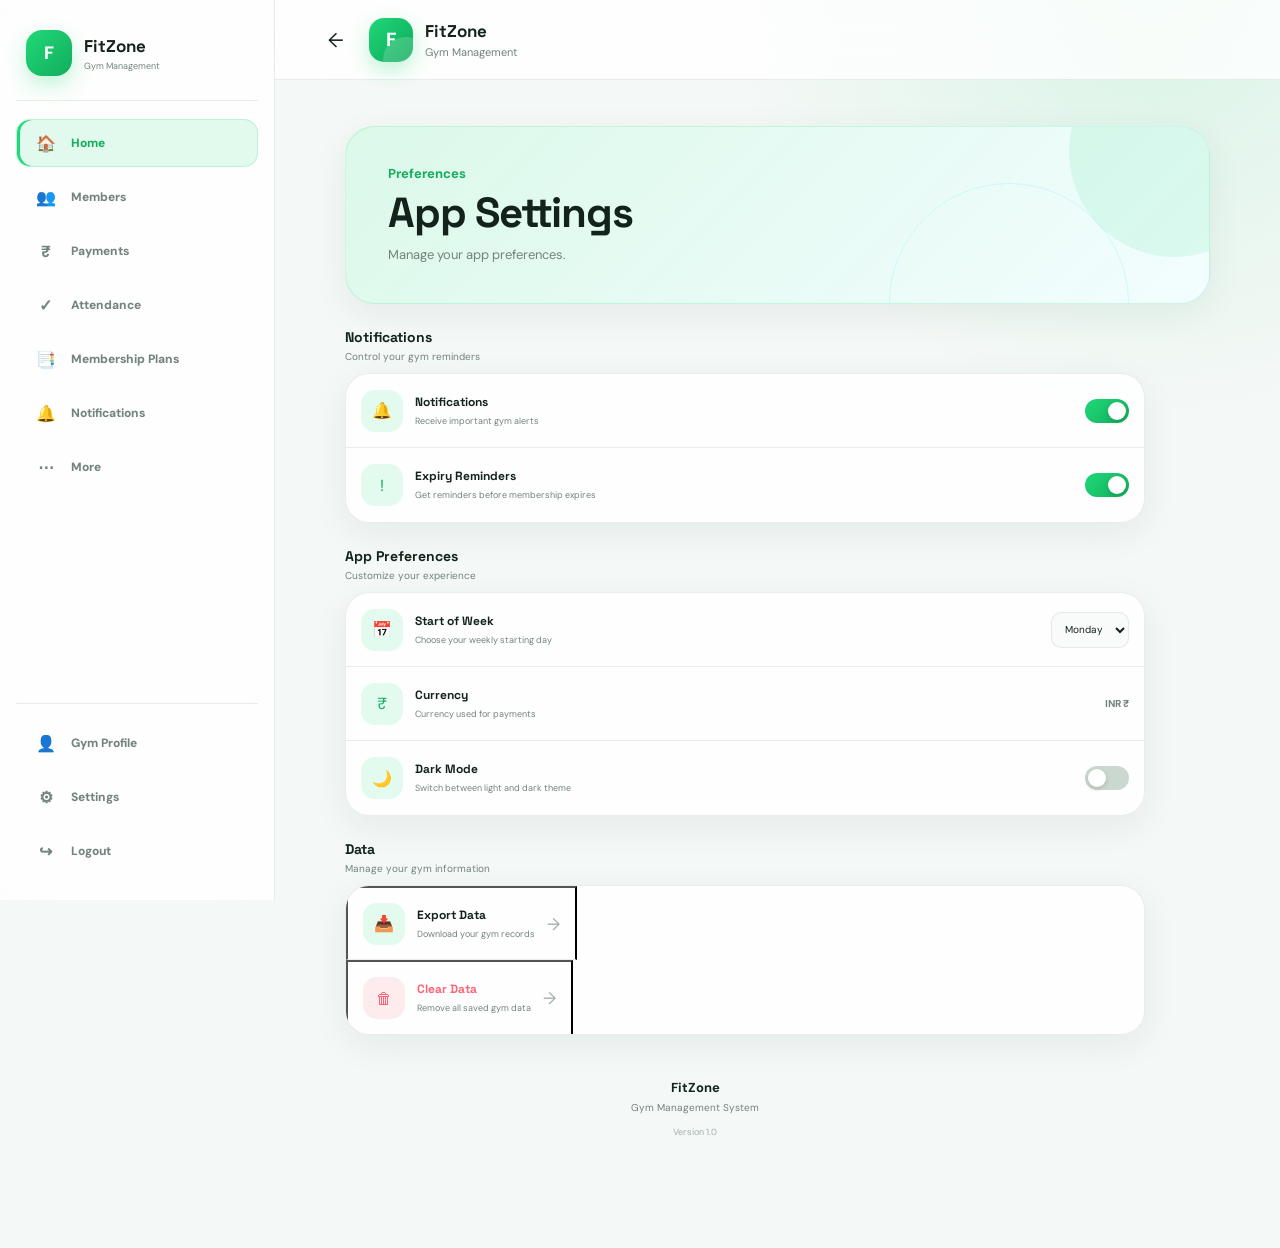
<file: settings.html>
<!DOCTYPE html>
<html lang="en">

<head>
    <meta charset="UTF-8">
    <meta name="viewport" content="width=device-width, initial-scale=1.0">

    <title>App Settings - FitZone</title>

    <link rel="preconnect" href="https://fonts.googleapis.com">
    <link rel="preconnect" href="https://fonts.gstatic.com" crossorigin>

    <link href="https://fonts.googleapis.com/css2?family=Inter:wght@400;500;600;700&display=swap" rel="stylesheet">

    <link rel="stylesheet" href="style.css">
</head>

<body>
    <!-- ================= DESKTOP SIDEBAR ================= -->

    <aside class="desktop-sidebar">

        <div class="sidebar-brand">

            <div class="sidebar-logo">
                F
            </div>

            <div>
                <h2>FitZone</h2>
                <p>Gym Management</p>
            </div>

        </div>


        <nav class="sidebar-nav">

            <a href="index.html" class="sidebar-item active">

                <span class="sidebar-icon">🏠</span>

                <span>
                    Home
                </span>

            </a>


            <a href="members.html" class="sidebar-item">

                <span class="sidebar-icon">👥</span>

                <span>
                    Members
                </span>

            </a>


            <a href="payments.html" class="sidebar-item">

                <span class="sidebar-icon">₹</span>

                <span>
                    Payments
                </span>

            </a>


            <a href="attendance.html" class="sidebar-item">

                <span class="sidebar-icon">✓</span>

                <span>
                    Attendance
                </span>

            </a>


            <a href="membership-plans.html" class="sidebar-item">

                <span class="sidebar-icon">📑</span>

                <span>
                    Membership Plans
                </span>

            </a>


            <a href="notifications.html" class="sidebar-item">

                <span class="sidebar-icon">🔔</span>

                <span>
                    Notifications
                </span>

            </a>


            <a href="more.html" class="sidebar-item">

                <span class="sidebar-icon">⋯</span>

                <span>
                    More
                </span>

            </a>

        </nav>


        <div class="sidebar-bottom">

            <a href="gym-profile.html" class="sidebar-item">

                <span class="sidebar-icon">👤</span>

                <span>
                    Gym Profile
                </span>

            </a>


            <a href="settings.html" class="sidebar-item">

                <span class="sidebar-icon">⚙</span>

                <span>
                    Settings
                </span>

            </a>


            <a href="login.html" class="sidebar-item logout-item">

                <span class="sidebar-icon">↪</span>

                <span>
                    Logout
                </span>

            </a>

        </div>

    </aside>

    <!-- ================= HEADER ================= -->

    <header class="top-header">

        <div class="header-left">

            <a href="more.html" class="back-btn">
                ←
            </a>

            <div class="gym-logo">
                F
            </div>

            <div class="gym-info">
                <h1>FitZone</h1>
                <p>Gym Management</p>
            </div>

        </div>

    </header>


    <!-- ================= MAIN ================= -->

    <main class="main-container">

        <section class="welcome-section">

            <p class="welcome-small">
                Preferences
            </p>

            <h2>
                App Settings
            </h2>

            <p class="welcome-text">
                Manage your app preferences.
            </p>

        </section>


        <!-- ================= NOTIFICATION SETTINGS ================= -->

        <section class="settings-section">

            <div class="settings-section-heading">

                <h3>
                    Notifications
                </h3>

                <p>
                    Control your gym reminders
                </p>

            </div>


            <div class="settings-card">


                <div class="setting-item">

                    <div class="setting-icon">
                        🔔
                    </div>

                    <div class="setting-info">

                        <h4>
                            Notifications
                        </h4>

                        <p>
                            Receive important gym alerts
                        </p>

                    </div>

                    <label class="toggle">

                        <input type="checkbox" checked>

                        <span class="toggle-slider"></span>

                    </label>

                </div>


                <div class="setting-item">

                    <div class="setting-icon">
                        !
                    </div>

                    <div class="setting-info">

                        <h4>
                            Expiry Reminders
                        </h4>

                        <p>
                            Get reminders before membership expires
                        </p>

                    </div>

                    <label class="toggle">

                        <input type="checkbox" checked>

                        <span class="toggle-slider"></span>

                    </label>

                </div>


            </div>

        </section>


        <!-- ================= APP PREFERENCES ================= -->

        <section class="settings-section">

            <div class="settings-section-heading">

                <h3>
                    App Preferences
                </h3>

                <p>
                    Customize your experience
                </p>

            </div>


            <div class="settings-card">


                <div class="setting-item">

                    <div class="setting-icon">
                        📅
                    </div>

                    <div class="setting-info">

                        <h4>
                            Start of Week
                        </h4>

                        <p>
                            Choose your weekly starting day
                        </p>

                    </div>

                    <select class="setting-select">

                        <option>
                            Monday
                        </option>

                        <option>
                            Sunday
                        </option>

                    </select>

                </div>


                <div class="setting-item">

                    <div class="setting-icon">
                        ₹
                    </div>

                    <div class="setting-info">

                        <h4>
                            Currency
                        </h4>

                        <p>
                            Currency used for payments
                        </p>

                    </div>

                    <span class="setting-value">
                        INR ₹
                    </span>

                </div>

                <div class="setting-item">

                    <div class="setting-icon">
                        🌙
                    </div>

                    <div class="setting-info">

                        <h4>
                            Dark Mode
                        </h4>

                        <p>
                            Switch between light and dark theme
                        </p>

                    </div>

                    <label class="toggle">

                        <input type="checkbox" id="darkModeBtn">

                        <span class="toggle-slider"></span>

                    </label>

                </div>


            </div>

        </section>


        <!-- ================= DATA ================= -->

        <section class="settings-section">

            <div class="settings-section-heading">

                <h3>
                    Data
                </h3>

                <p>
                    Manage your gym information
                </p>

            </div>


            <div class="settings-card">


                <button class="setting-action">

                    <div class="setting-icon">
                        📥
                    </div>

                    <div class="setting-info">

                        <h4>
                            Export Data
                        </h4>

                        <p>
                            Download your gym records
                        </p>

                    </div>

                    <span class="setting-arrow">
                        →
                    </span>

                </button>


                <button class="setting-action danger">

                    <div class="setting-icon">
                        🗑
                    </div>

                    <div class="setting-info">

                        <h4>
                            Clear Data
                        </h4>

                        <p>
                            Remove all saved gym data
                        </p>

                    </div>

                    <span class="setting-arrow">
                        →
                    </span>

                </button>


            </div>

        </section>


        <!-- ================= APP INFO ================= -->

        <div class="app-info-card">

            <strong>
                FitZone
            </strong>

            <p>
                Gym Management System
            </p>

            <span>
                Version 1.0
            </span>

        </div>

    </main>


    <!-- ================= BOTTOM NAVIGATION ================= -->

    <nav class="bottom-nav">

        <a href="index.html" class="bottom-nav-item">
            <span>🏠</span>
            <small>Home</small>
        </a>

        <a href="members.html" class="bottom-nav-item">
            <span>👥</span>
            <small>Members</small>
        </a>

        <a href="add-member.html" class="bottom-nav-item add-button">
            <span>＋</span>
            <small>Add</small>
        </a>

        <a href="payments.html" class="bottom-nav-item">
            <span>₹</span>
            <small>Payments</small>
        </a>

        <a href="more.html" class="bottom-nav-item active">
            <span>⋯</span>
            <small>More</small>
        </a>

    </nav>


    <script src="script.js"></script>

</body>

</html>
</file>
<file: style.css>
/* =========================================================
   FITZONE MODERN DASHBOARD
   Glass UI • Responsive • Dark Mode
========================================================= */

@import url("https://fonts.googleapis.com/css2?family=DM+Sans:wght@400;500;600;700&family=Space+Grotesk:wght@500;600;700&display=swap");

:root {
  --primary: #20d878;
  --primary-dark: #13ad5c;
  --primary-soft: rgba(32, 216, 120, 0.12);

  --accent: #65e6ff;
  --danger: #ff6374;
  --warning: #f9bd4a;
  --blue: #6b8cff;

  --bg: #f4f8f6;
  --surface: #ffffff;
  --surface-2: #f8fbf9;

  --text: #13231b;
  --text-muted: #73837b;
  --text-light: #a3b0aa;

  --border: rgba(24, 54, 38, 0.09);
  --border-strong: rgba(24, 54, 38, 0.15);

  --radius-sm: 12px;
  --radius-md: 18px;
  --radius-lg: 24px;
  --radius-xl: 30px;

  --shadow-soft: 0 10px 35px rgba(32, 74, 51, 0.07);
  --shadow-hover: 0 18px 45px rgba(32, 74, 51, 0.14);

  --sidebar-width: 260px;
  --header-height: 78px;

  --ease: cubic-bezier(0.22, 1, 0.36, 1);
}

/* =========================================================
   RESET
========================================================= */

*,
*::before,
*::after {
  box-sizing: border-box;
}

html {
  scroll-behavior: smooth;
  color-scheme: light;
}

body {
  min-height: 100vh;
  margin: 0;
  padding-bottom: 90px;

  background:
    radial-gradient(circle at 90% 0%, rgba(32, 216, 120, 0.12), transparent 26rem),
    var(--bg);

  color: var(--text);
  font-family: "DM Sans", sans-serif;
  -webkit-font-smoothing: antialiased;
}

h1,
h2,
h3,
h4 {
  font-family: "Space Grotesk", sans-serif;
}

button,
input,
select,
textarea {
  font: inherit;
}

button {
  cursor: pointer;
}

a {
  color: inherit;
  text-decoration: none;
}

img {
  display: block;
  max-width: 100%;
}

::selection {
  background: var(--primary);
  color: #06150c;
}

:focus-visible {
  outline: 3px solid rgba(32, 216, 120, 0.35);
  outline-offset: 3px;
}

/* =========================================================
   HEADER
========================================================= */

.top-header {
  position: sticky;
  top: 0;
  z-index: 100;

  display: flex;
  min-height: var(--header-height);
  align-items: center;
  justify-content: space-between;

  padding: 0 18px;

  background: rgba(255, 255, 255, 0.78);
  border-bottom: 1px solid var(--border);

  backdrop-filter: blur(20px);
  -webkit-backdrop-filter: blur(20px);
}

.header-left {
  display: flex;
  min-width: 0;
  align-items: center;
  gap: 12px;
}

.menu-btn,
.notification-btn,
.back-btn {
  display: inline-flex;
  width: 42px;
  height: 42px;
  align-items: center;
  justify-content: center;

  border: 1px solid transparent;
  border-radius: 14px;
  background: transparent;
  color: var(--text);

  font-size: 20px;
  transition: 0.25s var(--ease);
}

.menu-btn:hover,
.notification-btn:hover,
.back-btn:hover {
  border-color: var(--border);
  background: var(--surface);
  color: var(--primary-dark);
  transform: translateY(-2px);
}

.gym-logo {
  position: relative;

  display: flex;
  width: 44px;
  height: 44px;
  align-items: center;
  justify-content: center;

  overflow: hidden;
  border-radius: 15px;
  background: linear-gradient(135deg, #20d878, #0da75a);
  color: #fff;

  font-size: 19px;
  font-weight: 800;
  box-shadow: 0 8px 20px rgba(32, 216, 120, 0.28);
}

.gym-logo::after {
  position: absolute;
  right: -15px;
  bottom: -20px;

  width: 45px;
  height: 45px;

  border-radius: 50%;
  background: rgba(255, 255, 255, 0.18);
  content: "";
}

.gym-info {
  min-width: 0;
}

.gym-info h1 {
  margin: 0;
  overflow: hidden;

  font-size: 17px;
  font-weight: 700;
  white-space: nowrap;
  text-overflow: ellipsis;
}

.gym-info p {
  margin: 3px 0 0;
  color: var(--text-muted);
  font-size: 11px;
}

/* =========================================================
   MAIN
========================================================= */

.main-container {
  width: 100%;
  max-width: 1280px;
  margin: 0 auto;
  padding: 24px 18px 40px;
}

/* =========================================================
   WELCOME
========================================================= */

.welcome-section {
  position: relative;
  overflow: hidden;

  margin-bottom: 24px;
  padding: 26px 22px;

  border: 1px solid rgba(32, 216, 120, 0.18);
  border-radius: var(--radius-xl);

  background:
    linear-gradient(135deg, rgba(32, 216, 120, 0.16), rgba(101, 230, 255, 0.08)),
    var(--surface);

  box-shadow: var(--shadow-soft);
}

.welcome-section::before {
  position: absolute;
  top: -80px;
  right: -70px;

  width: 210px;
  height: 210px;

  border-radius: 50%;
  background: rgba(32, 216, 120, 0.11);
  content: "";
}

.welcome-section::after {
  position: absolute;
  right: 80px;
  bottom: -120px;

  width: 240px;
  height: 240px;

  border: 1px solid rgba(101, 230, 255, 0.24);
  border-radius: 50%;
  content: "";
}

.welcome-section > * {
  position: relative;
  z-index: 1;
}

.welcome-small {
  margin: 0 0 7px;
  color: var(--primary-dark);
  font-size: 13px;
  font-weight: 700;
}

.welcome-section h2 {
  max-width: 650px;
  margin: 0 0 8px;

  color: var(--text);
  font-size: clamp(25px, 5vw, 40px);
  line-height: 1.12;
  letter-spacing: -1.2px;
}

.welcome-text {
  max-width: 620px;
  margin: 0;

  color: var(--text-muted);
  font-size: 13px;
  line-height: 1.65;
}

/* =========================================================
   STATS
========================================================= */

.stats-section {
  display: grid;
  grid-template-columns: repeat(2, minmax(0, 1fr));
  gap: 12px;
  margin-bottom: 30px;
}

.stat-card {
  position: relative;
  min-width: 0;
  overflow: hidden;

  padding: 17px;

  border: 1px solid var(--border);
  border-radius: var(--radius-lg);
  background: rgba(255, 255, 255, 0.8);
  box-shadow: var(--shadow-soft);

  transition:
    transform 0.35s var(--ease),
    box-shadow 0.35s var(--ease),
    border-color 0.35s var(--ease);
}

.stat-card::after {
  position: absolute;
  right: -30px;
  bottom: -30px;

  width: 100px;
  height: 100px;

  border-radius: 50%;
  background: var(--primary-soft);
  content: "";
}

.stat-card:hover {
  border-color: rgba(32, 216, 120, 0.3);
  box-shadow: var(--shadow-hover);
  transform: translateY(-6px);
}

.stat-icon {
  position: relative;
  z-index: 1;

  display: flex;
  width: 40px;
  height: 40px;
  align-items: center;
  justify-content: center;

  margin-bottom: 15px;
  border-radius: 14px;

  background: var(--primary-soft);
  color: var(--primary-dark);
  font-size: 18px;
}

.members-icon,
.active-icon {
  background: var(--primary-soft);
  color: var(--primary-dark);
}

.expired-icon {
  background: rgba(255, 99, 116, 0.12);
  color: var(--danger);
}

.payment-icon {
  background: rgba(249, 189, 74, 0.16);
  color: #c17b00;
}

.stat-content {
  position: relative;
  z-index: 1;
}

.stat-content p {
  margin: 0 0 6px;
  color: var(--text-muted);
  font-size: 11px;
}

.stat-content h3 {
  margin: 0 0 6px;
  color: var(--text);
  font-size: 24px;
  line-height: 1;
}

.stat-positive,
.stat-warning {
  font-size: 10px;
  font-weight: 700;
}

.stat-positive {
  color: var(--primary-dark);
}

.stat-warning {
  color: #dc7f00;
}

/* =========================================================
   SECTIONS
========================================================= */

.section-block {
  margin-bottom: 30px;
}

.section-heading {
  display: flex;
  align-items: flex-start;
  justify-content: space-between;
  gap: 12px;
  margin-bottom: 13px;
}

.section-heading h2 {
  margin: 0 0 4px;
  font-size: 17px;
  letter-spacing: -0.3px;
}

.section-heading p {
  margin: 0;
  color: var(--text-light);
  font-size: 11px;
}

.view-all-btn {
  flex: 0 0 auto;

  padding: 5px 0;
  border: 0;
  background: transparent;
  color: var(--primary-dark);

  font-size: 11px;
  font-weight: 800;
}

/* =========================================================
   CARDS / MEMBERS
========================================================= */

.expiry-list,
.recent-members,
.members-list,
.payment-list,
.pending-payment-list,
.attendance-list,
.plans-list,
.notification-list,
.faq-list {
  display: flex;
  flex-direction: column;
  gap: 11px;
}

.member-card,
.recent-member,
.full-member-card,
.payment-card,
.pending-payment-card,
.attendance-member,
.notification-card,
.plan-card {
  display: flex;
  min-width: 0;
  align-items: center;
  gap: 12px;

  padding: 14px;

  border: 1px solid var(--border);
  border-radius: var(--radius-md);
  background: rgba(255, 255, 255, 0.84);
  box-shadow: var(--shadow-soft);

  transition:
    transform 0.3s var(--ease),
    box-shadow 0.3s var(--ease),
    border-color 0.3s var(--ease);
}

.member-card:hover,
.recent-member:hover,
.full-member-card:hover,
.payment-card:hover,
.pending-payment-card:hover,
.attendance-member:hover,
.notification-card:hover,
.plan-card:hover {
  border-color: rgba(32, 216, 120, 0.3);
  box-shadow: var(--shadow-hover);
  transform: translateY(-4px);
}

.member-avatar,
.payment-member-avatar,
.attendance-avatar {
  display: flex;
  width: 42px;
  height: 42px;
  align-items: center;
  justify-content: center;
  flex: 0 0 42px;

  border: 1px solid rgba(32, 216, 120, 0.2);
  border-radius: 14px;

  background: linear-gradient(135deg, #e7fff1, #d5f8e3);
  color: var(--primary-dark);

  font-size: 11px;
  font-weight: 800;
}

.member-info,
.full-member-info,
.payment-member-info,
.attendance-member-info,
.notification-content {
  min-width: 0;
  flex: 1;
}

.member-info h3,
.full-member-info h3,
.payment-member-info h3,
.attendance-member-info h3,
.notification-content h3 {
  overflow: hidden;
  margin: 0 0 4px;

  color: var(--text);
  font-size: 13px;
  white-space: nowrap;
  text-overflow: ellipsis;
}

.member-info p,
.full-member-info p,
.payment-member-info p,
.payment-member-info small,
.attendance-member-info p {
  overflow: hidden;
  margin: 0;

  color: var(--text-muted);
  font-size: 10px;
  white-space: nowrap;
  text-overflow: ellipsis;
}

.contact-btn {
  flex: 0 0 auto;

  padding: 8px 11px;
  border: 1px solid rgba(32, 216, 120, 0.15);
  border-radius: 10px;

  background: var(--primary-soft);
  color: var(--primary-dark);

  font-size: 10px;
  font-weight: 800;
  transition: 0.25s var(--ease);
}

.contact-btn:hover {
  background: var(--primary);
  color: #fff;
  transform: scale(1.04);
}

.status,
.payment-status,
.plan-status {
  display: inline-flex;
  align-items: center;
  justify-content: center;

  border-radius: 999px;
  font-size: 9px;
  font-weight: 800;
  white-space: nowrap;
}

.status {
  padding: 6px 10px;
  background: var(--primary-soft);
  color: var(--primary-dark);
}

/* =========================================================
   QUICK ACTIONS
========================================================= */

.quick-actions {
  display: grid;
  grid-template-columns: 1fr;
  gap: 11px;
}

.action-btn {
  position: relative;
  display: flex;
  min-height: 56px;
  align-items: center;
  justify-content: center;
  gap: 9px;
  overflow: hidden;

  border: 1px solid var(--border);
  border-radius: var(--radius-md);
  background: var(--surface);
  color: var(--text);

  font-size: 13px;
  font-weight: 700;
  box-shadow: var(--shadow-soft);

  transition: 0.3s var(--ease);
}

.action-btn::before {
  position: absolute;
  inset: 0;
  background: linear-gradient(120deg, transparent, rgba(32, 216, 120, 0.1), transparent);
  content: "";
  transform: translateX(-100%);
  transition: transform 0.5s ease;
}

.action-btn:hover::before {
  transform: translateX(100%);
}

.action-btn:hover {
  border-color: var(--primary);
  box-shadow: var(--shadow-hover);
  transform: translateY(-4px);
}

.action-btn span {
  position: relative;
  z-index: 1;
  color: var(--primary-dark);
  font-size: 19px;
}

.action-btn {
  position: relative;
  z-index: 1;
}

/* =========================================================
   SEARCH / FILTERS
========================================================= */

.member-tools,
.payment-tools,
.attendance-tools {
  display: flex;
  flex-direction: column;
  gap: 11px;
  margin-bottom: 17px;
}

.search-box,
.payment-search,
.attendance-search {
  display: flex;
  height: 50px;
  align-items: center;
  gap: 9px;

  padding: 0 15px;

  border: 1px solid var(--border);
  border-radius: var(--radius-md);
  background: rgba(255, 255, 255, 0.8);
  box-shadow: var(--shadow-soft);

  transition: 0.25s var(--ease);
}

.search-box:focus-within,
.payment-search:focus-within,
.attendance-search:focus-within {
  border-color: var(--primary);
  box-shadow: 0 0 0 4px rgba(32, 216, 120, 0.1);
}

.search-box input,
.payment-search input,
.attendance-search input {
  width: 100%;
  border: 0;
  outline: 0;
  background: transparent;
  color: var(--text);
  font-size: 12px;
}

.search-box input::placeholder,
.payment-search input::placeholder,
.attendance-search input::placeholder {
  color: var(--text-light);
}

.member-filter,
.payment-filter {
  display: flex;
  gap: 8px;
  overflow-x: auto;
  margin-bottom: 17px;
  padding-bottom: 5px;
  scrollbar-width: none;
}

.member-filter::-webkit-scrollbar,
.payment-filter::-webkit-scrollbar {
  display: none;
}

.filter-btn,
.payment-filter-btn {
  flex: 0 0 auto;

  padding: 8px 14px;
  border: 1px solid var(--border);
  border-radius: 999px;

  background: var(--surface);
  color: var(--text-muted);

  font-size: 10px;
  font-weight: 700;
  transition: 0.25s var(--ease);
}

.filter-btn:hover,
.payment-filter-btn:hover {
  border-color: var(--primary);
  color: var(--primary-dark);
}

.filter-btn.active,
.payment-filter-btn.active {
  border-color: var(--primary);
  background: var(--primary);
  color: #fff;
  box-shadow: 0 7px 16px rgba(32, 216, 120, 0.22);
}

/* =========================================================
   FORMS
========================================================= */

.form-section {
  padding: 19px;
  border: 1px solid var(--border);
  border-radius: var(--radius-lg);
  background: rgba(255, 255, 255, 0.85);
  box-shadow: var(--shadow-soft);
}

.form-section-heading {
  margin-bottom: 17px;
}

.form-section-heading h3 {
  margin: 0 0 4px;
  font-size: 16px;
}

.form-section-heading p {
  margin: 0;
  color: var(--text-muted);
  font-size: 11px;
}

.form-group {
  display: flex;
  flex-direction: column;
  gap: 7px;
  margin-bottom: 15px;
}

.form-group:last-child {
  margin-bottom: 0;
}

.form-group label,
.login-form label {
  color: var(--text);
  font-size: 11px;
  font-weight: 800;
}

.form-group label span {
  color: var(--danger);
}

.form-group input,
.form-group select,
.payment-form textarea,
.login-form input[type="tel"],
.login-form input[type="password"] {
  width: 100%;
  min-height: 48px;

  padding: 0 13px;

  border: 1px solid var(--border);
  border-radius: 13px;

  background: var(--surface-2);
  color: var(--text);

  font-size: 12px;
  transition: 0.25s var(--ease);
}

.payment-form textarea {
  min-height: 105px;
  padding: 13px;
  resize: vertical;
}

.form-group input:focus,
.form-group select:focus,
.payment-form textarea:focus,
.login-form input:focus {
  border-color: var(--primary);
  background: var(--surface);
  box-shadow: 0 0 0 4px rgba(32, 216, 120, 0.1);
}

.form-group input::placeholder,
.payment-form textarea::placeholder,
.login-form input::placeholder {
  color: var(--text-light);
}

.form-row {
  display: grid;
  grid-template-columns: repeat(2, minmax(0, 1fr));
  gap: 11px;
}

.amount-input {
  display: flex;
  height: 48px;
  align-items: center;
  overflow: hidden;

  border: 1px solid var(--border);
  border-radius: 13px;
  background: var(--surface-2);
}

.amount-input:focus-within {
  border-color: var(--primary);
  box-shadow: 0 0 0 4px rgba(32, 216, 120, 0.1);
}

.amount-input span {
  padding-left: 13px;
  color: var(--primary-dark);
  font-weight: 800;
}

.amount-input input {
  width: 100%;
  height: 100%;
  padding: 0 10px;
  border: 0;
  outline: 0;
  background: transparent;
  color: var(--text);
}

/* =========================================================
   BUTTONS
========================================================= */

.add-member-btn,
.add-payment-btn,
.add-plan-btn,
.save-member-btn,
.save-payment-btn,
.save-plan-btn,
.save-profile-btn,
.login-btn,
.mark-all-btn {
  min-height: 50px;

  border: 0;
  border-radius: 14px;

  background: linear-gradient(135deg, var(--primary), var(--primary-dark));
  color: #fff;

  font-size: 12px;
  font-weight: 800;
  box-shadow: 0 8px 20px rgba(32, 216, 120, 0.2);

  transition: 0.3s var(--ease);
}

.add-member-btn:hover,
.add-payment-btn:hover,
.add-plan-btn:hover,
.save-member-btn:hover,
.save-payment-btn:hover,
.save-plan-btn:hover,
.save-profile-btn:hover,
.login-btn:hover,
.mark-all-btn:hover {
  box-shadow: 0 13px 28px rgba(32, 216, 120, 0.3);
  transform: translateY(-3px);
}

.save-member-btn,
.save-payment-btn,
.save-plan-btn,
.save-profile-btn {
  width: 100%;
  margin-bottom: 22px;
}

/* =========================================================
   BOTTOM NAV
========================================================= */

.bottom-nav {
  position: fixed;
  right: 0;
  bottom: 0;
  left: 0;
  z-index: 200;

  display: grid;
  grid-template-columns: repeat(5, 1fr);
  height: 76px;
  padding-bottom: env(safe-area-inset-bottom);

  border-top: 1px solid var(--border);
  background: rgba(255, 255, 255, 0.82);
  box-shadow: 0 -10px 30px rgba(22, 60, 39, 0.08);

  backdrop-filter: blur(20px);
  -webkit-backdrop-filter: blur(20px);
}

.bottom-nav-item {
  position: relative;

  display: flex;
  flex-direction: column;
  align-items: center;
  justify-content: center;
  gap: 3px;

  color: var(--text-light);
  font-size: 18px;
  transition: 0.25s var(--ease);
}

.bottom-nav-item small {
  font-size: 9px;
  font-weight: 700;
}

.bottom-nav-item.active {
  color: var(--primary-dark);
}

.bottom-nav-item.active::before {
  position: absolute;
  top: 0;
  width: 28px;
  height: 3px;
  border-radius: 0 0 5px 5px;
  background: var(--primary);
  content: "";
}

.bottom-nav-item.add-button span {
  display: flex;
  width: 44px;
  height: 44px;
  align-items: center;
  justify-content: center;

  margin-top: -15px;
  border: 4px solid var(--bg);
  border-radius: 16px;

  background: linear-gradient(135deg, var(--primary), var(--primary-dark));
  color: #fff;
  font-size: 23px;
  box-shadow: 0 8px 20px rgba(32, 216, 120, 0.32);
}

.bottom-nav-item.add-button small {
  color: var(--primary-dark);
}

/* =========================================================
   DARK MODE
========================================================= */

html.dark-mode {
  color-scheme: dark;

  --bg: #07120d;
  --surface: #101d16;
  --surface-2: #0c1711;

  --text: #f3fff7;
  --text-muted: #91a79a;
  --text-light: #5f7768;

  --border: rgba(161, 255, 199, 0.1);
  --border-strong: rgba(161, 255, 199, 0.18);

  --shadow-soft: 0 12px 35px rgba(0, 0, 0, 0.22);
  --shadow-hover: 0 18px 45px rgba(0, 0, 0, 0.34);
}

html.dark-mode body {
  background:
    radial-gradient(circle at 90% 0%, rgba(32, 216, 120, 0.1), transparent 26rem),
    var(--bg);
}

html.dark-mode .top-header,
html.dark-mode .bottom-nav {
  background: rgba(16, 29, 22, 0.8);
  border-color: var(--border);
}

html.dark-mode .welcome-section,
html.dark-mode .stat-card,
html.dark-mode .member-card,
html.dark-mode .recent-member,
html.dark-mode .full-member-card,
html.dark-mode .payment-card,
html.dark-mode .pending-payment-card,
html.dark-mode .attendance-member,
html.dark-mode .notification-card,
html.dark-mode .plan-card,
html.dark-mode .form-section,
html.dark-mode .search-box,
html.dark-mode .payment-search,
html.dark-mode .attendance-search,
html.dark-mode .action-btn {
  background: rgba(16, 29, 22, 0.82);
  border-color: var(--border);
}

html.dark-mode .welcome-section {
  background:
    linear-gradient(135deg, rgba(32, 216, 120, 0.12), rgba(101, 230, 255, 0.05)),
    var(--surface);
}

html.dark-mode .gym-info h1,
html.dark-mode .welcome-section h2,
html.dark-mode .section-heading h2,
html.dark-mode .stat-content h3,
html.dark-mode .member-info h3,
html.dark-mode .full-member-info h3,
html.dark-mode .payment-member-info h3,
html.dark-mode .attendance-member-info h3,
html.dark-mode .notification-content h3,
html.dark-mode .form-section-heading h3,
html.dark-mode .form-group label,
html.dark-mode .action-btn,
html.dark-mode input,
html.dark-mode select,
html.dark-mode textarea {
  color: var(--text);
}

html.dark-mode .gym-info p,
html.dark-mode .welcome-text,
html.dark-mode .section-heading p,
html.dark-mode .stat-content p,
html.dark-mode .member-info p,
html.dark-mode .full-member-info p,
html.dark-mode .payment-member-info p,
html.dark-mode .attendance-member-info p,
html.dark-mode .form-section-heading p {
  color: var(--text-muted);
}

html.dark-mode .member-avatar,
html.dark-mode .payment-member-avatar,
html.dark-mode .attendance-avatar {
  background: rgba(32, 216, 120, 0.12);
  color: var(--primary);
}

html.dark-mode .filter-btn,
html.dark-mode .payment-filter-btn {
  background: var(--surface);
  color: var(--text-muted);
  border-color: var(--border);
}

html.dark-mode .filter-btn.active,
html.dark-mode .payment-filter-btn.active {
  background: var(--primary-dark);
  color: #fff;
}

html.dark-mode .bottom-nav-item {
  color: var(--text-muted);
}

html.dark-mode .bottom-nav-item.active,
html.dark-mode .bottom-nav-item.add-button small {
  color: var(--primary);
}

html.dark-mode .bottom-nav-item.add-button span {
  border-color: var(--bg);
}

/* =========================================================
   DESKTOP SIDEBAR
========================================================= */

.desktop-sidebar {
  display: none;
}

@media (min-width: 768px) {
  body {
    padding-bottom: 0;
    padding-left: var(--sidebar-width);
  }

  .desktop-sidebar {
    position: fixed;
    inset: 0 auto 0 0;
    z-index: 1000;

    display: flex;
    width: var(--sidebar-width);
    flex-direction: column;

    padding: 24px 15px;

    border-right: 1px solid var(--border);
    background: rgba(255, 255, 255, 0.72);

    backdrop-filter: blur(24px);
    -webkit-backdrop-filter: blur(24px);
  }

  .sidebar-brand {
    display: flex;
    align-items: center;
    gap: 11px;

    padding: 5px 10px 23px;
    margin-bottom: 18px;
    border-bottom: 1px solid var(--border);
  }

  .sidebar-logo {
    display: flex;
    width: 44px;
    height: 44px;
    align-items: center;
    justify-content: center;

    border-radius: 15px;
    background: linear-gradient(135deg, var(--primary), var(--primary-dark));
    color: #fff;

    font-size: 18px;
    font-weight: 800;
    box-shadow: 0 8px 18px rgba(32, 216, 120, 0.24);
  }

  .sidebar-brand h2 {
    margin: 0 0 3px;
    font-size: 16px;
  }

  .sidebar-brand p {
    margin: 0;
    color: var(--text-muted);
    font-size: 9px;
  }

  .sidebar-nav,
  .sidebar-bottom {
    display: flex;
    flex-direction: column;
    gap: 6px;
  }

  .sidebar-bottom {
    margin-top: auto;
    padding-top: 15px;
    border-top: 1px solid var(--border);
  }

  .sidebar-item {
    position: relative;

    display: flex;
    min-height: 46px;
    align-items: center;
    gap: 12px;

    padding: 0 14px;
    border: 1px solid transparent;
    border-radius: 14px;

    color: var(--text-muted);
    font-size: 12px;
    font-weight: 700;

    transition: 0.25s var(--ease);
  }

  .sidebar-item:hover {
    border-color: rgba(32, 216, 120, 0.15);
    background: var(--primary-soft);
    color: var(--primary-dark);
    transform: translateX(4px);
  }

  .sidebar-item.active {
    border-color: rgba(32, 216, 120, 0.2);
    background: var(--primary-soft);
    color: var(--primary-dark);
    box-shadow: inset 3px 0 0 var(--primary);
  }

  .sidebar-icon {
    display: flex;
    width: 25px;
    align-items: center;
    justify-content: center;
    font-size: 16px;
  }

  .main-container {
    max-width: 1500px;
    padding: 34px 46px 60px;
  }

  .top-header {
    padding: 0 38px;
  }

  .bottom-nav {
    display: none;
  }

  .stats-section {
    grid-template-columns: repeat(4, minmax(0, 1fr));
    gap: 18px;
  }

  .quick-actions {
    grid-template-columns: repeat(3, minmax(0, 1fr));
  }

  .expiry-list {
    display: grid;
    grid-template-columns: repeat(2, minmax(0, 1fr));
    gap: 15px;
  }

  .recent-members,
  .members-list,
  .payment-list,
  .pending-payment-list,
  .attendance-list,
  .plans-list {
    display: grid;
    grid-template-columns: repeat(3, minmax(0, 1fr));
    gap: 15px;
  }

  .member-tools,
  .payment-tools,
  .attendance-tools {
    flex-direction: row;
  }

  .search-box,
  .payment-search,
  .attendance-search {
    flex: 1;
  }

  .add-member-btn,
  .add-payment-btn,
  .mark-all-btn {
    width: 170px;
  }

  .add-plan-btn {
    width: 190px;
  }

  .member-form,
  .payment-form,
  .plan-form,
  .gym-profile-form,
  .settings-card,
  .support-menu,
  .faq-list,
  .notification-list {
    max-width: 720px;
  }
}

@media (min-width: 1200px) {
  .main-container {
    padding-right: 65px;
    padding-left: 65px;
  }

  .welcome-section {
    padding: 34px 38px;
  }

  .stat-card {
    min-height: 170px;
    padding: 22px;
  }

  .stat-content h3 {
    font-size: 28px;
  }
}

/* =========================================================
   COMPLETE PAGE SYSTEM
========================================================= */

.member-tools,
.payment-tools,
.attendance-tools {
  display: flex;
  flex-direction: column;
  gap: 12px;
  margin-bottom: 18px;
}

.search-box,
.payment-search,
.attendance-search {
  display: flex;
  height: 52px;
  align-items: center;
  gap: 10px;

  padding: 0 16px;
  border: 1px solid var(--border);
  border-radius: var(--radius-md);

  background: rgba(255, 255, 255, 0.82);
  box-shadow: var(--shadow-soft);

  transition: 0.25s var(--ease);
}

.search-box:focus-within,
.payment-search:focus-within,
.attendance-search:focus-within {
  border-color: var(--primary);
  box-shadow: 0 0 0 4px rgba(32, 216, 120, 0.12);
}

.search-box span,
.payment-search span,
.attendance-search span {
  color: var(--primary-dark);
  font-size: 17px;
}

.search-box input,
.payment-search input,
.attendance-search input {
  width: 100%;
  border: 0;
  outline: 0;
  background: transparent;
  color: var(--text);
  font-size: 13px;
}

.search-box input::placeholder,
.payment-search input::placeholder,
.attendance-search input::placeholder {
  color: var(--text-light);
}

.add-member-btn,
.add-payment-btn,
.add-plan-btn,
.mark-all-btn {
  min-height: 52px;
  border: 0;
  border-radius: 15px;

  background: linear-gradient(135deg, var(--primary), var(--primary-dark));
  color: #fff;

  font-size: 12px;
  font-weight: 800;
  box-shadow: 0 9px 22px rgba(32, 216, 120, 0.2);
  transition: 0.3s var(--ease);
}

.add-member-btn:hover,
.add-payment-btn:hover,
.add-plan-btn:hover,
.mark-all-btn:hover {
  box-shadow: 0 14px 30px rgba(32, 216, 120, 0.3);
  transform: translateY(-3px);
}

.member-summary,
.payment-summary,
.attendance-summary,
.plans-summary,
.notification-summary {
  display: grid;
  grid-template-columns: repeat(2, minmax(0, 1fr));
  gap: 12px;
  margin-bottom: 22px;
}

.summary-item,
.payment-summary-card,
.attendance-small-card,
.plans-summary-card,
.notification-summary-card {
  padding: 17px;
  border: 1px solid var(--border);
  border-radius: var(--radius-md);
  background: rgba(255, 255, 255, 0.84);
  box-shadow: var(--shadow-soft);
}

.summary-item {
  text-align: center;
}

.summary-item span,
.payment-summary-card p,
.attendance-small-card span,
.plans-summary-card span,
.notification-summary-card span {
  display: block;
  margin-bottom: 6px;
  color: var(--text-muted);
  font-size: 10px;
}

.summary-item strong,
.plans-summary-card strong,
.notification-summary-card strong {
  color: var(--text);
  font-size: 21px;
}

.payment-summary-card h3,
.attendance-main-card h3 {
  margin: 0 0 6px;
  color: var(--text);
  font-size: 25px;
}

.payment-summary-card span {
  color: var(--primary-dark);
  font-size: 10px;
  font-weight: 800;
}

.payment-due-card {
  border-color: rgba(255, 99, 116, 0.22);
}

.payment-due-card .payment-card-icon {
  background: rgba(255, 99, 116, 0.12);
  color: var(--danger);
}

.payment-due-card span {
  color: var(--danger);
}

/* =========================================================
   MEMBERS PAGE
========================================================= */

.members-list {
  display: flex;
  flex-direction: column;
  gap: 12px;
}

.full-member-card {
  position: relative;
  overflow: hidden;
}

.full-member-card::before,
.member-card::before,
.recent-member::before {
  position: absolute;
  top: 0;
  bottom: 0;
  left: 0;

  width: 3px;
  border-radius: 20px 0 0 20px;
  background: var(--primary);
  content: "";
  opacity: 0;
  transition: 0.25s var(--ease);
}

.full-member-card:hover::before,
.member-card:hover::before,
.recent-member:hover::before {
  opacity: 1;
}

.full-member-info {
  min-width: 0;
  flex: 1;
}

.full-member-info h3 {
  overflow: hidden;
  margin: 0 0 5px;

  color: var(--text);
  font-size: 14px;
  white-space: nowrap;
  text-overflow: ellipsis;
}

.full-member-info p {
  margin: 3px 0 0;
  overflow: hidden;

  color: var(--text-muted);
  font-size: 10px;
  white-space: nowrap;
  text-overflow: ellipsis;
}

.member-filter,
.payment-filter {
  display: flex;
  gap: 8px;
  overflow-x: auto;

  margin-bottom: 20px;
  padding-bottom: 6px;
  scrollbar-width: none;
}

.member-filter::-webkit-scrollbar,
.payment-filter::-webkit-scrollbar {
  display: none;
}

.filter-btn,
.payment-filter-btn {
  flex: 0 0 auto;

  padding: 9px 15px;
  border: 1px solid var(--border);
  border-radius: 999px;

  background: var(--surface);
  color: var(--text-muted);

  font-size: 11px;
  font-weight: 700;
  transition: 0.25s var(--ease);
}

.filter-btn:hover,
.payment-filter-btn:hover {
  border-color: var(--primary);
  color: var(--primary-dark);
  transform: translateY(-2px);
}

.filter-btn.active,
.payment-filter-btn.active {
  border-color: var(--primary);
  background: linear-gradient(135deg, var(--primary), var(--primary-dark));
  color: #fff;
  box-shadow: 0 8px 18px rgba(32, 216, 120, 0.22);
}

.member-avatar,
.payment-member-avatar,
.attendance-avatar {
  display: flex;
  width: 44px;
  height: 44px;
  align-items: center;
  justify-content: center;
  flex: 0 0 44px;

  border: 1px solid rgba(32, 216, 120, 0.2);
  border-radius: 15px;

  background: linear-gradient(135deg, #eafff1, #d6f9e3);
  color: var(--primary-dark);

  font-size: 12px;
  font-weight: 800;
}

/* =========================================================
   PAYMENTS PAGE
========================================================= */

.payment-list,
.pending-payment-list {
  display: flex;
  flex-direction: column;
  gap: 12px;
}

.payment-card,
.pending-payment-card {
  position: relative;
}

.payment-amount,
.pending-amount {
  flex: 0 0 auto;
  text-align: right;
}

.payment-amount strong,
.pending-amount strong {
  display: block;
  margin-bottom: 6px;
  color: var(--text);
  font-size: 14px;
}

.payment-status {
  padding: 6px 9px;
}

.payment-status.paid {
  background: var(--primary-soft);
  color: var(--primary-dark);
}

.payment-status.pending {
  background: rgba(249, 189, 74, 0.16);
  color: #bd7800;
}

.pending-payment-card {
  border-left: 3px solid var(--warning);
}

.pending-amount strong {
  color: var(--danger);
}

.pending-amount button {
  padding: 7px 10px;
  border: 0;
  border-radius: 10px;

  background: rgba(255, 99, 116, 0.12);
  color: var(--danger);

  font-size: 9px;
  font-weight: 800;
  transition: 0.25s var(--ease);
}

.pending-amount button:hover {
  background: var(--danger);
  color: #fff;
  transform: translateY(-2px);
}

/* =========================================================
   ATTENDANCE PAGE
========================================================= */

.attendance-main-card {
  grid-column: 1 / -1;

  display: flex;
  align-items: center;
  gap: 15px;

  padding: 20px;
  border: 1px solid var(--border);
  border-radius: var(--radius-lg);
  background: linear-gradient(135deg, var(--surface), var(--surface-2));
  box-shadow: var(--shadow-soft);
}

.attendance-icon {
  display: flex;
  width: 52px;
  height: 52px;
  align-items: center;
  justify-content: center;
  flex: 0 0 52px;

  border-radius: 17px;
  background: var(--primary-soft);
  color: var(--primary-dark);

  font-size: 22px;
}

.attendance-main-card p {
  margin: 0 0 3px;
  color: var(--text-muted);
  font-size: 11px;
}

.attendance-main-card h3 {
  margin: 0 0 3px;
  font-size: 26px;
}

.attendance-main-card span {
  color: var(--primary-dark);
  font-size: 10px;
  font-weight: 700;
}

.attendance-date {
  display: flex;
  align-items: center;
  justify-content: space-between;

  margin-bottom: 22px;
  padding: 13px 15px;

  border: 1px solid var(--border);
  border-radius: var(--radius-md);
  background: rgba(255, 255, 255, 0.84);
  box-shadow: var(--shadow-soft);
}

.attendance-date button {
  display: flex;
  width: 36px;
  height: 36px;
  align-items: center;
  justify-content: center;

  border: 1px solid var(--border);
  border-radius: 11px;
  background: var(--surface);
  color: var(--text);

  font-size: 18px;
  transition: 0.25s var(--ease);
}

.attendance-date button:hover {
  border-color: var(--primary);
  color: var(--primary-dark);
  transform: scale(1.06);
}

.attendance-date div {
  text-align: center;
}

.attendance-date span {
  display: block;
  margin-bottom: 3px;
  color: var(--primary-dark);
  font-size: 9px;
  font-weight: 800;
}

.attendance-date strong {
  color: var(--text);
  font-size: 13px;
}

.attendance-status {
  padding: 8px 10px;
  border: 0;
  border-radius: 10px;
  font-size: 9px;
  font-weight: 800;
}

.attendance-status.present {
  background: var(--primary-soft);
  color: var(--primary-dark);
}

.attendance-status.absent {
  background: rgba(115, 131, 123, 0.12);
  color: var(--text-muted);
}

/* =========================================================
   MEMBERSHIP PLANS
========================================================= */

.plans-list {
  display: flex;
  flex-direction: column;
  gap: 14px;
}

.plan-card {
  display: block;
  padding: 18px;
}

.plan-card-top {
  display: flex;
  align-items: center;
  justify-content: space-between;
  margin-bottom: 15px;
}

.plan-icon {
  display: flex;
  width: 46px;
  height: 46px;
  align-items: center;
  justify-content: center;

  border-radius: 16px;
  background: var(--primary-soft);
  color: var(--primary-dark);

  font-size: 12px;
  font-weight: 800;
}

.plan-status {
  padding: 6px 10px;
  background: var(--primary-soft);
  color: var(--primary-dark);
}

.plan-card h3 {
  margin: 0 0 6px;
  color: var(--text);
  font-size: 17px;
}

.plan-description {
  margin: 0 0 17px;
  color: var(--text-muted);
  font-size: 11px;
  line-height: 1.6;
}

.plan-price {
  display: flex;
  align-items: baseline;
  gap: 5px;
  margin-bottom: 16px;
}

.plan-price strong {
  color: var(--text);
  font-size: 28px;
}

.plan-price span {
  color: var(--text-muted);
  font-size: 10px;
}

.plan-details {
  display: grid;
  grid-template-columns: 1fr 1fr;

  margin-bottom: 15px;
  padding: 13px 0;
  border-top: 1px solid var(--border);
  border-bottom: 1px solid var(--border);
}

.plan-details div {
  padding-left: 12px;
}

.plan-details div:first-child {
  padding-left: 0;
  border-right: 1px solid var(--border);
}

.plan-details span {
  display: block;
  margin-bottom: 4px;
  color: var(--text-muted);
  font-size: 9px;
}

.plan-details strong {
  color: var(--text);
  font-size: 12px;
}

.plan-action-btn {
  width: 100%;
  min-height: 42px;

  border: 1px solid var(--border);
  border-radius: 12px;
  background: var(--surface-2);
  color: var(--text-muted);

  font-size: 10px;
  font-weight: 800;
  transition: 0.25s var(--ease);
}

.plan-action-btn:hover {
  border-color: var(--primary);
  background: var(--primary-soft);
  color: var(--primary-dark);
}

/* =========================================================
   NOTIFICATIONS
========================================================= */

.notification-section {
  margin-bottom: 24px;
}

.notification-section-heading {
  margin-bottom: 10px;
  color: var(--text-muted);
  font-size: 11px;
  font-weight: 800;
  letter-spacing: 0.6px;
  text-transform: uppercase;
}

.notification-list {
  display: flex;
  flex-direction: column;
  gap: 10px;
}

.notification-card {
  position: relative;
  display: flex;
  align-items: flex-start;
  gap: 12px;
  padding: 15px;
}

.notification-icon {
  display: flex;
  width: 42px;
  height: 42px;
  align-items: center;
  justify-content: center;
  flex: 0 0 42px;

  border-radius: 14px;
  font-size: 16px;
}

.notification-icon.expiry {
  background: rgba(255, 99, 116, 0.12);
  color: var(--danger);
}

.notification-icon.payment {
  background: var(--primary-soft);
  color: var(--primary-dark);
}

.notification-icon.member {
  background: rgba(107, 140, 255, 0.13);
  color: var(--blue);
}

.notification-content h3 {
  margin: 0 0 5px;
  color: var(--text);
  font-size: 13px;
}

.notification-content p {
  margin: 0 0 7px;
  color: var(--text-muted);
  font-size: 10px;
  line-height: 1.55;
}

.notification-content span {
  color: var(--text-light);
  font-size: 9px;
}

.unread-dot {
  width: 8px;
  height: 8px;
  flex: 0 0 8px;
  margin-top: 5px;
  border-radius: 50%;
  background: var(--primary);
  box-shadow: 0 0 0 5px rgba(32, 216, 120, 0.1);
}

.notification-info {
  padding: 16px;
  border: 1px solid rgba(32, 216, 120, 0.2);
  border-radius: var(--radius-md);
  background: var(--primary-soft);
}

.notification-info strong {
  display: block;
  margin-bottom: 5px;
  color: var(--text);
  font-size: 12px;
}

.notification-info p {
  margin: 0;
  color: var(--text-muted);
  font-size: 10px;
  line-height: 1.55;
}

/* =========================================================
   PROFILE / MORE / SETTINGS / SUPPORT
========================================================= */

.profile-card,
.profile-edit-card {
  display: flex;
  align-items: center;
  gap: 13px;

  padding: 17px;
  border: 1px solid var(--border);
  border-radius: var(--radius-lg);
  background: rgba(255, 255, 255, 0.84);
  box-shadow: var(--shadow-soft);
}

.profile-card {
  margin-bottom: 24px;
}

.profile-logo,
.profile-edit-logo {
  display: flex;
  align-items: center;
  justify-content: center;
  flex: 0 0 auto;

  border-radius: 16px;
  background: var(--primary-soft);
  color: var(--primary-dark);
  font-weight: 800;
}

.profile-logo {
  width: 52px;
  height: 52px;
  font-size: 21px;
}

.profile-edit-logo {
  width: 58px;
  height: 58px;
  font-size: 22px;
}

.profile-info,
.profile-edit-info {
  min-width: 0;
  flex: 1;
}

.profile-info h3,
.profile-edit-info h3 {
  margin: 0 0 5px;
  color: var(--text);
  font-size: 15px;
}

.profile-info p,
.profile-edit-info p {
  margin: 0;
  color: var(--text-muted);
  font-size: 10px;
}

.profile-arrow {
  display: flex;
  width: 36px;
  height: 36px;
  align-items: center;
  justify-content: center;

  border: 1px solid var(--border);
  border-radius: 11px;
  background: var(--surface-2);
  color: var(--text-muted);

  font-size: 17px;
  transition: 0.25s var(--ease);
}

.profile-arrow:hover {
  border-color: var(--primary);
  color: var(--primary-dark);
  transform: translateX(3px);
}

.more-section,
.settings-section,
.support-section {
  margin-bottom: 24px;
}

.more-section-heading,
.support-section-heading {
  margin-bottom: 10px;
  color: var(--text-muted);
  font-size: 11px;
  font-weight: 800;
  letter-spacing: 0.7px;
  text-transform: uppercase;
}

.more-menu,
.support-menu,
.settings-card {
  overflow: hidden;
  border: 1px solid var(--border);
  border-radius: var(--radius-lg);
  background: rgba(255, 255, 255, 0.84);
  box-shadow: var(--shadow-soft);
}

.more-menu-item,
.support-item,
.setting-item,
.setting-action {
  display: flex;
  min-height: 72px;
  align-items: center;
  gap: 12px;

  padding: 13px 15px;
  border-bottom: 1px solid var(--border);

  background: transparent;
  transition: 0.25s var(--ease);
}

.more-menu-item:last-child,
.support-item:last-child,
.setting-item:last-child,
.setting-action:last-child {
  border-bottom: 0;
}

.more-menu-item:hover,
.support-item:hover,
.setting-item:hover,
.setting-action:hover {
  background: var(--primary-soft);
}

.more-icon,
.support-icon,
.setting-icon {
  display: flex;
  width: 42px;
  height: 42px;
  align-items: center;
  justify-content: center;
  flex: 0 0 42px;

  border-radius: 14px;
  background: var(--primary-soft);
  color: var(--primary-dark);

  font-size: 16px;
}

.more-item-info,
.support-info,
.setting-info {
  min-width: 0;
  flex: 1;
}

.more-item-info h3,
.support-info h3,
.setting-info h4 {
  margin: 0 0 5px;
  color: var(--text);
  font-size: 12px;
}

.more-item-info p,
.support-info p,
.setting-info p {
  overflow: hidden;
  margin: 0;
  color: var(--text-muted);
  font-size: 9px;
  line-height: 1.5;
  text-overflow: ellipsis;
  white-space: nowrap;
}

.more-arrow,
.setting-arrow,
.support-item > span {
  color: var(--text-light);
  font-size: 17px;
}

.logout-item .more-icon,
.setting-action.danger .setting-icon {
  background: rgba(255, 99, 116, 0.12);
  color: var(--danger);
}

.logout-item h3,
.setting-action.danger h4 {
  color: var(--danger);
}

.setting-value {
  color: var(--text-muted);
  font-size: 10px;
  font-weight: 700;
}

.setting-select {
  min-height: 34px;
  padding: 0 9px;

  border: 1px solid var(--border);
  border-radius: 10px;
  background: var(--surface-2);
  color: var(--text);

  font-size: 10px;
}

/* Toggle */

.toggle {
  position: relative;
  display: block;
  width: 44px;
  height: 24px;
  flex: 0 0 44px;
}

.toggle input {
  width: 0;
  height: 0;
  opacity: 0;
}

.toggle-slider {
  position: absolute;
  inset: 0;

  border-radius: 999px;
  background: #cbd8d0;
  cursor: pointer;
  transition: 0.25s var(--ease);
}

.toggle-slider::before {
  position: absolute;
  top: 3px;
  left: 3px;

  width: 18px;
  height: 18px;

  border-radius: 50%;
  background: #fff;
  box-shadow: 0 2px 5px rgba(0, 0, 0, 0.15);
  content: "";
  transition: 0.25s var(--ease);
}

.toggle input:checked + .toggle-slider {
  background: linear-gradient(135deg, var(--primary), var(--primary-dark));
}

.toggle input:checked + .toggle-slider::before {
  transform: translateX(20px);
}

/* =========================================================
   LOGIN PAGE
========================================================= */

.login-page {
  display: flex;
  min-height: 100vh;
  align-items: center;
  justify-content: center;
  padding: 20px;

  background:
    radial-gradient(circle at 20% 10%, rgba(32, 216, 120, 0.16), transparent 22rem),
    radial-gradient(circle at 90% 90%, rgba(101, 230, 255, 0.12), transparent 22rem),
    var(--bg);
}

.login-container {
  position: relative;
  width: 100%;
  max-width: 410px;
  overflow: hidden;

  padding: 32px 22px;

  border: 1px solid var(--border);
  border-radius: var(--radius-xl);
  background: rgba(255, 255, 255, 0.78);
  box-shadow: var(--shadow-hover);

  backdrop-filter: blur(20px);
}

.login-container::before {
  position: absolute;
  top: -100px;
  right: -100px;

  width: 230px;
  height: 230px;

  border-radius: 50%;
  background: var(--primary-soft);
  content: "";
}

.login-logo {
  position: relative;
  z-index: 1;

  display: flex;
  width: 64px;
  height: 64px;
  align-items: center;
  justify-content: center;

  margin: 0 auto 20px;
  border-radius: 20px;

  background: linear-gradient(135deg, var(--primary), var(--primary-dark));
  color: #fff;

  font-size: 26px;
  font-weight: 800;
  box-shadow: 0 12px 25px rgba(32, 216, 120, 0.28);
}

.login-heading {
  position: relative;
  z-index: 1;
  margin-bottom: 28px;
  text-align: center;
}

.login-heading h1 {
  margin: 0 0 7px;
  color: var(--text);
  font-size: 25px;
}

.login-heading p {
  margin: 0;
  color: var(--text-muted);
  font-size: 11px;
}

.login-form {
  position: relative;
  z-index: 1;
  display: flex;
  flex-direction: column;
  gap: 16px;
}

.login-options {
  display: flex;
  align-items: center;
  justify-content: space-between;
  gap: 10px;
}

.remember-me {
  display: flex;
  align-items: center;
  gap: 6px;
  color: var(--text-muted);
  font-size: 10px;
}

.remember-me input {
  accent-color: var(--primary);
}

.forgot-password {
  color: var(--primary-dark);
  font-size: 10px;
  font-weight: 800;
}

.login-footer {
  position: relative;
  z-index: 1;
  margin-top: 26px;
  text-align: center;
}

.login-footer p,
.login-footer span {
  display: block;
  margin: 0 0 5px;
  color: var(--text-muted);
  font-size: 9px;
}

.login-footer span {
  color: var(--text-light);
}

/* =========================================================
   COMPLETE RESPONSIVE SYSTEM
========================================================= */

@media (min-width: 600px) {
  .main-container {
    padding: 30px 26px 48px;
  }

  .stats-section {
    grid-template-columns: repeat(4, minmax(0, 1fr));
    gap: 15px;
  }

  .quick-actions {
    grid-template-columns: repeat(3, minmax(0, 1fr));
  }

  .member-tools,
  .payment-tools,
  .attendance-tools {
    flex-direction: row;
  }

  .search-box,
  .payment-search,
  .attendance-search {
    flex: 1;
  }

  .add-member-btn,
  .add-payment-btn,
  .mark-all-btn {
    width: 175px;
  }

  .add-plan-btn {
    width: 190px;
  }

  .payment-summary {
    grid-template-columns: repeat(3, minmax(0, 1fr));
  }

  .member-summary {
    grid-template-columns: repeat(4, minmax(0, 1fr));
  }

  .members-list,
  .payment-list,
  .pending-payment-list,
  .attendance-list,
  .plans-list {
    display: grid;
    grid-template-columns: repeat(2, minmax(0, 1fr));
    gap: 14px;
  }
}

@media (min-width: 768px) {
  body {
    padding-bottom: 0;
    padding-left: var(--sidebar-width);
  }

  .desktop-sidebar {
    position: fixed;
    inset: 0 auto 0 0;
    z-index: 1000;

    display: flex;
    width: var(--sidebar-width);
    flex-direction: column;

    padding: 25px 16px;

    border-right: 1px solid var(--border);
    background: rgba(255, 255, 255, 0.76);

    backdrop-filter: blur(25px);
    -webkit-backdrop-filter: blur(25px);
  }

  .sidebar-brand {
    display: flex;
    align-items: center;
    gap: 12px;

    padding: 5px 10px 24px;
    margin-bottom: 18px;
    border-bottom: 1px solid var(--border);
  }

  .sidebar-logo {
    display: flex;
    width: 46px;
    height: 46px;
    align-items: center;
    justify-content: center;

    border-radius: 16px;
    background: linear-gradient(135deg, var(--primary), var(--primary-dark));
    color: #fff;

    font-size: 18px;
    font-weight: 800;
    box-shadow: 0 9px 20px rgba(32, 216, 120, 0.25);
  }

  .sidebar-brand h2 {
    margin: 0 0 3px;
    font-size: 17px;
  }

  .sidebar-brand p {
    margin: 0;
    color: var(--text-muted);
    font-size: 9px;
  }

  .sidebar-nav,
  .sidebar-bottom {
    display: flex;
    flex-direction: column;
    gap: 6px;
  }

  .sidebar-bottom {
    margin-top: auto;
    padding-top: 15px;
    border-top: 1px solid var(--border);
  }

  .sidebar-item {
    display: flex;
    min-height: 48px;
    align-items: center;
    gap: 12px;

    padding: 0 15px;
    border: 1px solid transparent;
    border-radius: 14px;

    color: var(--text-muted);
    font-size: 12px;
    font-weight: 800;
    transition: 0.25s var(--ease);
  }

  .sidebar-item:hover {
    border-color: rgba(32, 216, 120, 0.2);
    background: var(--primary-soft);
    color: var(--primary-dark);
    transform: translateX(4px);
  }

  .sidebar-item.active {
    border-color: rgba(32, 216, 120, 0.2);
    background: var(--primary-soft);
    color: var(--primary-dark);
    box-shadow: inset 3px 0 0 var(--primary);
  }

  .sidebar-icon {
    display: flex;
    width: 27px;
    align-items: center;
    justify-content: center;
    font-size: 16px;
  }

  .top-header {
    min-height: 80px;
    padding: 0 40px;
  }

  .menu-btn {
    display: none;
  }

  .main-container {
    max-width: 1550px;
    padding: 38px 50px 65px;
  }

  .welcome-section {
    padding: 32px 35px;
  }

  .stats-section {
    gap: 18px;
  }

  .stat-card {
    min-height: 165px;
    padding: 22px;
  }

  .stat-icon {
    width: 45px;
    height: 45px;
  }

  .stat-content h3 {
    font-size: 28px;
  }

  .members-list,
  .payment-list,
  .pending-payment-list,
  .attendance-list,
  .plans-list {
    grid-template-columns: repeat(3, minmax(0, 1fr));
  }

  .expiry-list {
    display: grid;
    grid-template-columns: repeat(2, minmax(0, 1fr));
    gap: 16px;
  }

  .recent-members {
    display: grid;
    grid-template-columns: repeat(3, minmax(0, 1fr));
    gap: 16px;
  }

  .bottom-nav {
    display: none;
  }
}

@media (min-width: 1200px) {
  :root {
    --sidebar-width: 275px;
  }

  .main-container {
    max-width: 1700px;
    padding: 46px 70px 80px;
  }

  .welcome-section {
    padding: 38px 42px;
  }

  .welcome-section h2 {
    font-size: 42px;
  }

  .stat-card {
    min-height: 180px;
    padding: 25px;
  }

  .stat-content h3 {
    font-size: 31px;
  }

  .section-heading h2 {
    font-size: 20px;
  }
}

/* =========================================================
   COMPLETE DARK MODE
========================================================= */

html.dark-mode .desktop-sidebar {
  background: rgba(16, 29, 22, 0.82);
  border-color: var(--border);
}

html.dark-mode .more-menu,
html.dark-mode .support-menu,
html.dark-mode .settings-card,
html.dark-mode .profile-card,
html.dark-mode .profile-edit-card,
html.dark-mode .summary-item,
html.dark-mode .payment-summary-card,
html.dark-mode .attendance-small-card,
html.dark-mode .plans-summary-card,
html.dark-mode .notification-summary-card,
html.dark-mode .login-container {
  background: rgba(16, 29, 22, 0.86);
  border-color: var(--border);
}

html.dark-mode .more-menu-item,
html.dark-mode .support-item,
html.dark-mode .setting-item,
html.dark-mode .setting-action {
  border-color: var(--border);
}

html.dark-mode .setting-select,
html.dark-mode .plan-action-btn,
html.dark-mode .profile-arrow {
  background: var(--surface-2);
  color: var(--text);
  border-color: var(--border);
}

html.dark-mode .contact-support-card,
html.dark-mode .notification-info {
  background: rgba(32, 216, 120, 0.08);
  border-color: rgba(32, 216, 120, 0.18);
}

html.dark-mode .change-logo-btn {
  background: var(--surface-2);
  color: var(--text);
  border-color: var(--border);
}

html.dark-mode .attendance-date,
html.dark-mode .attendance-date button {
  background: var(--surface);
  color: var(--text);
  border-color: var(--border);
}

html.dark-mode .attendance-status.absent {
  background: rgba(145, 167, 154, 0.12);
  color: var(--text-muted);
}

html.dark-mode .plan-details {
  border-color: var(--border);
}

html.dark-mode .plan-details div:first-child {
  border-color: var(--border);
}

html.dark-mode .login-page {
  background:
    radial-gradient(circle at 20% 10%, rgba(32, 216, 120, 0.1), transparent 22rem),
    var(--bg);
}

html.dark-mode .login-container {
  background: rgba(16, 29, 22, 0.84);
}

html.dark-mode .login-form input[type="tel"],
html.dark-mode .login-form input[type="password"] {
  background: var(--surface-2);
  color: var(--text);
  border-color: var(--border);
}

html.dark-mode .logout-item .more-icon,
html.dark-mode .setting-action.danger .setting-icon {
  background: rgba(255, 99, 116, 0.13);
  color: #ff8491;
}

/* =========================================================
   FITZONE FINAL COMPATIBILITY PATCH
   Covers remaining original page classes
========================================================= */

/* -------------------------
   GLOBAL FIXES
------------------------- */

html,
body,
.top-header,
.desktop-sidebar,
.bottom-nav,
.stat-card,
.member-card,
.recent-member,
.full-member-card,
.payment-card,
.pending-payment-card,
.form-section,
.profile-card,
.profile-edit-card,
.plan-card,
.notification-card,
.settings-card,
.more-menu,
.support-menu,
.action-btn,
input,
select,
textarea {
  transition:
    background-color 0.28s ease,
    border-color 0.28s ease,
    color 0.28s ease,
    box-shadow 0.28s ease,
    transform 0.28s var(--ease);
}

button,
a,
input,
select,
textarea {
  -webkit-tap-highlight-color: transparent;
}

button:disabled {
  cursor: not-allowed;
  opacity: 0.55;
}

.hidden {
  display: none !important;
}

/* -------------------------
   COMMON CARD STATES
------------------------- */

.payment-summary-card,
.attendance-small-card,
.plans-summary-card,
.notification-summary-card,
.summary-item {
  position: relative;
  overflow: hidden;
}

.payment-summary-card::after,
.attendance-small-card::after,
.plans-summary-card::after,
.notification-summary-card::after,
.summary-item::after {
  position: absolute;
  right: -30px;
  bottom: -30px;

  width: 95px;
  height: 95px;

  border-radius: 50%;
  background: var(--primary-soft);
  content: "";
  pointer-events: none;
}

.payment-summary-card > *,
.attendance-small-card > *,
.plans-summary-card > *,
.notification-summary-card > *,
.summary-item > * {
  position: relative;
  z-index: 1;
}

/* -------------------------
   MEMBER SUMMARY
------------------------- */

.member-summary {
  grid-template-columns: repeat(4, minmax(0, 1fr));
}

.summary-item {
  min-width: 0;
  padding: 13px 8px;
}

.summary-item span {
  overflow: hidden;
  white-space: nowrap;
  text-overflow: ellipsis;
}

/* -------------------------
   PAYMENT SUMMARY
------------------------- */

.payment-summary {
  grid-template-columns: 1fr;
}

.payment-summary-card {
  min-height: 145px;
  padding: 18px;
}

.payment-card-icon {
  display: flex;
  width: 42px;
  height: 42px;
  align-items: center;
  justify-content: center;

  margin-bottom: 13px;
  border-radius: 14px;

  background: var(--primary-soft);
  color: var(--primary-dark);
  font-size: 17px;
}

.payment-card-icon::before {
  content: "";
}

.payment-due-card {
  border-color: rgba(255, 99, 116, 0.22);
}

.payment-due-card .payment-card-icon {
  background: rgba(255, 99, 116, 0.12);
  color: var(--danger);
}

.payment-summary-card p {
  margin: 0 0 5px;
  color: var(--text-muted);
  font-size: 11px;
}

.payment-summary-card h3 {
  margin: 0 0 6px;
  color: var(--text);
  font-size: 24px;
}

.payment-summary-card span {
  color: var(--primary-dark);
  font-size: 10px;
  font-weight: 800;
}

.payment-due-card span {
  color: var(--danger);
}

/* -------------------------
   PAYMENT CARDS
------------------------- */

.payment-card,
.pending-payment-card {
  position: relative;
  min-height: 78px;
}

.payment-member-avatar {
  display: flex;
  width: 44px;
  height: 44px;
  align-items: center;
  justify-content: center;
  flex: 0 0 44px;

  border-radius: 15px;
  background: linear-gradient(135deg, #eafff1, #d6f9e3);
  color: var(--primary-dark);

  font-size: 11px;
  font-weight: 800;
}

.payment-member-info {
  min-width: 0;
  flex: 1;
}

.payment-member-info h3 {
  overflow: hidden;
  margin: 0 0 4px;

  color: var(--text);
  font-size: 13px;
  white-space: nowrap;
  text-overflow: ellipsis;
}

.payment-member-info p,
.payment-member-info small {
  display: block;
  overflow: hidden;
  margin: 3px 0 0;

  color: var(--text-muted);
  font-size: 10px;
  white-space: nowrap;
  text-overflow: ellipsis;
}

.payment-amount,
.pending-amount {
  flex: 0 0 auto;
  text-align: right;
}

.payment-amount strong,
.pending-amount strong {
  display: block;
  margin-bottom: 5px;
  color: var(--text);
  font-size: 13px;
}

.payment-status {
  display: inline-flex;
  padding: 6px 9px;
  border-radius: 999px;
  font-size: 9px;
  font-weight: 800;
}

.payment-status.paid {
  background: var(--primary-soft);
  color: var(--primary-dark);
}

.payment-status.pending {
  background: rgba(249, 189, 74, 0.16);
  color: #bd7800;
}

.pending-payment-card {
  border-left: 3px solid var(--warning);
}

.pending-amount strong {
  color: var(--danger);
}

.pending-amount button {
  padding: 7px 10px;
  border: 0;
  border-radius: 10px;
  background: rgba(255, 99, 116, 0.12);
  color: var(--danger);
  font-size: 9px;
  font-weight: 800;
}

.pending-amount button:hover {
  background: var(--danger);
  color: #fff;
}

/* -------------------------
   ATTENDANCE
------------------------- */

.attendance-summary {
  grid-template-columns: repeat(2, minmax(0, 1fr));
}

.attendance-main-card {
  grid-column: 1 / -1;
  min-height: 112px;
}

.attendance-small-card {
  min-height: 82px;
}

.attendance-small-card strong {
  color: var(--text);
  font-size: 20px;
}

.attendance-date button {
  cursor: pointer;
}

.attendance-list {
  display: flex;
  flex-direction: column;
  gap: 10px;
}

.attendance-member {
  min-height: 67px;
}

.attendance-member-info h3 {
  overflow: hidden;
  margin: 0 0 4px;

  color: var(--text);
  font-size: 12px;
  white-space: nowrap;
  text-overflow: ellipsis;
}

.attendance-member-info p {
  margin: 0;
  color: var(--text-muted);
  font-size: 9px;
}

.attendance-status {
  flex: 0 0 auto;
  padding: 7px 10px;
  border: 0;
  border-radius: 10px;
  font-size: 9px;
  font-weight: 800;
}

.attendance-status.present {
  background: var(--primary-soft);
  color: var(--primary-dark);
}

.attendance-status.absent {
  background: rgba(115, 131, 123, 0.12);
  color: var(--text-muted);
}

/* -------------------------
   MORE PAGE
------------------------- */

.profile-card {
  max-width: 100%;
  margin-bottom: 24px;
}

.profile-logo {
  display: flex;
  width: 52px;
  height: 52px;
  align-items: center;
  justify-content: center;
  flex: 0 0 52px;

  border-radius: 16px;
  background: var(--primary-soft);
  color: var(--primary-dark);
  font-size: 21px;
  font-weight: 800;
}

.profile-info h3 {
  margin: 0 0 5px;
  color: var(--text);
  font-size: 15px;
}

.profile-info p {
  margin: 0;
  color: var(--text-muted);
  font-size: 10px;
}

.profile-arrow {
  display: flex;
  width: 36px;
  height: 36px;
  align-items: center;
  justify-content: center;

  border: 1px solid var(--border);
  border-radius: 11px;
  background: var(--surface-2);
  color: var(--text-muted);

  font-size: 17px;
}

.more-section {
  margin-bottom: 25px;
}

.more-menu {
  overflow: hidden;
}

.more-menu-item {
  min-height: 72px;
}

.more-icon {
  display: flex;
  width: 42px;
  height: 42px;
  align-items: center;
  justify-content: center;
  flex: 0 0 42px;

  border-radius: 14px;
  background: var(--primary-soft);
  color: var(--primary-dark);
  font-size: 16px;
}

.more-item-info h3 {
  margin: 0 0 5px;
  color: var(--text);
  font-size: 12px;
}

.more-item-info p {
  margin: 0;
  color: var(--text-muted);
  font-size: 9px;
}

.more-arrow {
  color: var(--text-light);
  font-size: 18px;
}

.logout-item .more-icon {
  background: rgba(255, 99, 116, 0.12);
  color: var(--danger);
}

.logout-item .more-item-info h3 {
  color: var(--danger);
}

/* -------------------------
   MEMBERSHIP PLANS
------------------------- */

.plans-summary {
  grid-template-columns: repeat(2, minmax(0, 1fr));
}

.plans-summary-card {
  min-height: 85px;
}

.plans-summary-card strong {
  color: var(--text);
  font-size: 22px;
}

.add-plan-btn {
  width: 100%;
  margin-bottom: 22px;
}

.plans-list {
  display: flex;
  flex-direction: column;
  gap: 14px;
}

.plan-card {
  display: block;
  min-width: 0;
  padding: 18px;
}

.plan-card-top {
  display: flex;
  align-items: center;
  justify-content: space-between;
  margin-bottom: 15px;
}

.plan-icon {
  display: flex;
  width: 46px;
  height: 46px;
  align-items: center;
  justify-content: center;

  border-radius: 16px;
  background: var(--primary-soft);
  color: var(--primary-dark);
  font-size: 12px;
  font-weight: 800;
}

.plan-status {
  padding: 6px 10px;
  background: var(--primary-soft);
  color: var(--primary-dark);
}

.plan-card h3 {
  margin: 0 0 6px;
  color: var(--text);
  font-size: 17px;
}

.plan-description {
  margin: 0 0 17px;
  color: var(--text-muted);
  font-size: 11px;
  line-height: 1.6;
}

.plan-price {
  display: flex;
  align-items: baseline;
  gap: 5px;
  margin-bottom: 16px;
}

.plan-price strong {
  color: var(--text);
  font-size: 28px;
}

.plan-price span {
  color: var(--text-muted);
  font-size: 10px;
}

.plan-details {
  display: grid;
  grid-template-columns: 1fr 1fr;
  margin-bottom: 15px;
  padding: 13px 0;
  border-top: 1px solid var(--border);
  border-bottom: 1px solid var(--border);
}

.plan-details div {
  padding-left: 12px;
}

.plan-details div:first-child {
  padding-left: 0;
  border-right: 1px solid var(--border);
}

.plan-details span {
  display: block;
  margin-bottom: 4px;
  color: var(--text-muted);
  font-size: 9px;
}

.plan-details strong {
  color: var(--text);
  font-size: 12px;
}

.plan-action-btn {
  width: 100%;
  min-height: 42px;
  border: 1px solid var(--border);
  border-radius: 12px;
  background: var(--surface-2);
  color: var(--text-muted);
  font-size: 10px;
  font-weight: 800;
}

.plan-action-btn:hover {
  border-color: var(--primary);
  background: var(--primary-soft);
  color: var(--primary-dark);
}

/* -------------------------
   NOTIFICATIONS
------------------------- */

.notification-summary {
  grid-template-columns: repeat(2, minmax(0, 1fr));
}

.notification-summary-card {
  min-height: 84px;
}

.notification-summary-card strong {
  color: var(--text);
  font-size: 22px;
}

.notification-section {
  margin-bottom: 24px;
}

.notification-section-heading {
  margin-bottom: 10px;
  color: var(--text-muted);
  font-size: 11px;
  font-weight: 800;
  letter-spacing: 0.6px;
  text-transform: uppercase;
}

.notification-list {
  display: flex;
  flex-direction: column;
  gap: 10px;
}

.notification-card {
  align-items: flex-start;
  min-height: 82px;
}

.notification-icon {
  display: flex;
  width: 42px;
  height: 42px;
  align-items: center;
  justify-content: center;
  flex: 0 0 42px;
  border-radius: 14px;
}

.notification-icon.expiry {
  background: rgba(255, 99, 116, 0.12);
  color: var(--danger);
}

.notification-icon.payment {
  background: var(--primary-soft);
  color: var(--primary-dark);
}

.notification-icon.member {
  background: rgba(107, 140, 255, 0.13);
  color: var(--blue);
}

.notification-content h3 {
  margin: 0 0 5px;
  color: var(--text);
  font-size: 13px;
}

.notification-content p {
  margin: 0 0 7px;
  color: var(--text-muted);
  font-size: 10px;
  line-height: 1.55;
}

.notification-content span {
  color: var(--text-light);
  font-size: 9px;
}

.notification-info {
  padding: 16px;
  border: 1px solid rgba(32, 216, 120, 0.2);
  border-radius: var(--radius-md);
  background: var(--primary-soft);
}

.notification-info strong {
  display: block;
  margin-bottom: 5px;
  color: var(--text);
  font-size: 12px;
}

.notification-info p {
  margin: 0;
  color: var(--text-muted);
  font-size: 10px;
  line-height: 1.55;
}

/* -------------------------
   GYM PROFILE
------------------------- */

.profile-edit-card {
  max-width: 100%;
  margin-bottom: 18px;
}

.profile-edit-logo {
  display: flex;
  width: 58px;
  height: 58px;
  align-items: center;
  justify-content: center;
  flex: 0 0 58px;

  border-radius: 17px;
  background: var(--primary-soft);
  color: var(--primary-dark);
  font-size: 22px;
  font-weight: 800;
}

.profile-edit-info h3 {
  margin: 0 0 5px;
  color: var(--text);
  font-size: 15px;
}

.profile-edit-info p {
  margin: 0;
  color: var(--text-muted);
  font-size: 10px;
}

.change-logo-btn {
  min-height: 36px;
  padding: 0 11px;
  border: 1px solid var(--border);
  border-radius: 10px;
  background: var(--surface-2);
  color: var(--text-muted);
  font-size: 9px;
  font-weight: 800;
}

.change-logo-btn:hover {
  border-color: var(--primary);
  color: var(--primary-dark);
}

/* -------------------------
   SETTINGS
------------------------- */

.settings-section {
  margin-bottom: 24px;
}

.settings-section-heading {
  margin-bottom: 10px;
}

.settings-section-heading h3 {
  margin: 0 0 4px;
  color: var(--text);
  font-size: 14px;
}

.settings-section-heading p {
  margin: 0;
  color: var(--text-muted);
  font-size: 10px;
}

.settings-card {
  overflow: hidden;
}

.setting-item,
.setting-action {
  min-height: 74px;
  text-align: left;
}

.setting-icon {
  display: flex;
  width: 42px;
  height: 42px;
  align-items: center;
  justify-content: center;
  flex: 0 0 42px;

  border-radius: 14px;
  background: var(--primary-soft);
  color: var(--primary-dark);
  font-size: 16px;
}

.setting-info h4 {
  margin: 0 0 5px;
  color: var(--text);
  font-size: 12px;
}

.setting-info p {
  margin: 0;
  color: var(--text-muted);
  font-size: 9px;
  line-height: 1.5;
}

.setting-value {
  color: var(--text-muted);
  font-size: 10px;
  font-weight: 800;
}

.setting-select {
  min-height: 36px;
  padding: 0 9px;
  border: 1px solid var(--border);
  border-radius: 10px;
  background: var(--surface-2);
  color: var(--text);
  font-size: 10px;
}

.setting-action.danger .setting-icon {
  background: rgba(255, 99, 116, 0.12);
  color: var(--danger);
}

.setting-action.danger h4 {
  color: var(--danger);
}

.app-info-card {
  max-width: 700px;
  padding: 20px 12px 28px;
  text-align: center;
}

.app-info-card strong {
  display: block;
  margin-bottom: 5px;
  color: var(--text);
  font-size: 13px;
}

.app-info-card p {
  margin: 0 0 5px;
  color: var(--text-muted);
  font-size: 10px;
}

.app-info-card span {
  color: var(--text-light);
  font-size: 9px;
}

/* -------------------------
   HELP & SUPPORT
------------------------- */

.support-section {
  margin-bottom: 24px;
}

.support-section-heading {
  margin-bottom: 10px;
  color: var(--text-muted);
  font-size: 11px;
  font-weight: 800;
  letter-spacing: 0.6px;
  text-transform: uppercase;
}

.support-menu {
  overflow: hidden;
}

.support-item {
  min-height: 74px;
}

.support-icon {
  display: flex;
  width: 42px;
  height: 42px;
  align-items: center;
  justify-content: center;
  flex: 0 0 42px;

  border-radius: 14px;
  background: var(--primary-soft);
  color: var(--primary-dark);
  font-size: 16px;
}

.support-info h3 {
  margin: 0 0 5px;
  color: var(--text);
  font-size: 12px;
}

.support-info p {
  margin: 0;
  color: var(--text-muted);
  font-size: 9px;
  line-height: 1.5;
}

.support-item > span {
  color: var(--text-light);
  font-size: 18px;
}

.faq-list {
  display: flex;
  flex-direction: column;
  gap: 10px;
}

.faq-item {
  padding: 16px;
}

.faq-item h3 {
  margin: 0 0 7px;
  color: var(--text);
  font-size: 12px;
}

.faq-item p {
  margin: 0;
  color: var(--text-muted);
  font-size: 10px;
  line-height: 1.6;
}

.contact-support-card {
  display: flex;
  align-items: center;
  gap: 12px;

  max-width: 700px;
  padding: 15px;
  border: 1px solid rgba(32, 216, 120, 0.2);
  border-radius: var(--radius-md);
  background: var(--primary-soft);
}

.contact-support-icon {
  display: flex;
  width: 44px;
  height: 44px;
  align-items: center;
  justify-content: center;
  flex: 0 0 44px;

  border-radius: 14px;
  background: linear-gradient(135deg, var(--primary), var(--primary-dark));
  color: #fff;
  font-size: 17px;
}

.contact-support-info {
  min-width: 0;
  flex: 1;
}

.contact-support-info h3 {
  margin: 0 0 4px;
  color: var(--text);
  font-size: 12px;
}

.contact-support-info p {
  margin: 0;
  color: var(--text-muted);
  font-size: 9px;
}

.contact-support-btn {
  min-height: 36px;
  padding: 0 11px;
  border: 0;
  border-radius: 10px;
  background: var(--primary);
  color: #fff;
  font-size: 9px;
  font-weight: 800;
}

.contact-support-btn:hover {
  background: var(--primary-dark);
}

/* -------------------------
   LOGIN
------------------------- */

.login-page {
  min-height: 100vh;
}

.login-container {
  width: 100%;
  max-width: 410px;
}

.login-form .form-group {
  margin-bottom: 0;
}

.login-form input[type="tel"],
.login-form input[type="password"] {
  min-height: 50px;
  border-radius: 13px;
}

.login-options {
  display: flex;
  align-items: center;
  justify-content: space-between;
  gap: 10px;
}

.remember-me {
  display: flex;
  align-items: center;
  gap: 6px;
  color: var(--text-muted);
  font-size: 10px;
}

.remember-me input {
  accent-color: var(--primary);
}

.forgot-password {
  color: var(--primary-dark);
  font-size: 10px;
  font-weight: 800;
}

.login-btn {
  min-height: 52px;
  border-radius: 14px;
}

/* -------------------------
   DARK MODE COVERAGE
------------------------- */

html.dark-mode .payment-summary-card,
html.dark-mode .attendance-small-card,
html.dark-mode .plans-summary-card,
html.dark-mode .notification-summary-card,
html.dark-mode .summary-item,
html.dark-mode .profile-card,
html.dark-mode .profile-edit-card,
html.dark-mode .more-menu,
html.dark-mode .support-menu,
html.dark-mode .settings-card,
html.dark-mode .app-info-card,
html.dark-mode .contact-support-card,
html.dark-mode .login-container {
  background: rgba(16, 29, 22, 0.88);
  border-color: var(--border);
}

html.dark-mode .more-menu-item,
html.dark-mode .support-item,
html.dark-mode .setting-item,
html.dark-mode .setting-action {
  border-color: var(--border);
}

html.dark-mode .setting-select,
html.dark-mode .change-logo-btn,
html.dark-mode .profile-arrow,
html.dark-mode .plan-action-btn,
html.dark-mode .attendance-date button {
  background: var(--surface-2);
  border-color: var(--border);
  color: var(--text);
}

html.dark-mode .attendance-date {
  background: var(--surface);
  border-color: var(--border);
}

html.dark-mode .attendance-date strong,
html.dark-mode .attendance-small-card strong,
html.dark-mode .plans-summary-card strong,
html.dark-mode .notification-summary-card strong,
html.dark-mode .profile-info h3,
html.dark-mode .profile-edit-info h3,
html.dark-mode .more-item-info h3,
html.dark-mode .support-info h3,
html.dark-mode .setting-info h4,
html.dark-mode .app-info-card strong,
html.dark-mode .faq-item h3,
html.dark-mode .contact-support-info h3 {
  color: var(--text);
}

html.dark-mode .payment-member-info p,
html.dark-mode .payment-member-info small,
html.dark-mode .attendance-member-info p,
html.dark-mode .profile-info p,
html.dark-mode .profile-edit-info p,
html.dark-mode .more-item-info p,
html.dark-mode .support-info p,
html.dark-mode .setting-info p,
html.dark-mode .app-info-card p,
html.dark-mode .app-info-card span,
html.dark-mode .faq-item p,
html.dark-mode .contact-support-info p {
  color: var(--text-muted);
}

html.dark-mode .login-form input[type="tel"],
html.dark-mode .login-form input[type="password"] {
  background: var(--surface-2);
  color: var(--text);
  border-color: var(--border);
}

html.dark-mode .contact-support-card,
html.dark-mode .notification-info {
  background: rgba(32, 216, 120, 0.08);
}

html.dark-mode .logout-item .more-icon,
html.dark-mode .setting-action.danger .setting-icon {
  background: rgba(255, 99, 116, 0.13);
  color: #ff8491;
}
html.dark-mode .stat-card:hover,
html.dark-mode .member-card:hover,
html.dark-mode .recent-member:hover,
html.dark-mode .payment-card:hover,
html.dark-mode .plan-card:hover {
  border-color: rgba(32, 216, 120, 0.45);
  box-shadow:
    0 18px 45px rgba(0, 0, 0, 0.35),
    0 0 24px rgba(32, 216, 120, 0.08);
}

html.dark-mode .primary-btn,
html.dark-mode .add-member-btn,
html.dark-mode .add-payment-btn,
html.dark-mode .save-member-btn,
html.dark-mode .save-payment-btn,
html.dark-mode .save-plan-btn,
html.dark-mode .login-btn {
  box-shadow:
    0 10px 24px rgba(32, 216, 120, 0.28),
    0 0 20px rgba(32, 216, 120, 0.08);
}

html.dark-mode .bottom-nav-item.active,
html.dark-mode .view-all-btn,
html.dark-mode .forgot-password {
  text-shadow: 0 0 12px rgba(32, 216, 120, 0.45);
}

/* -------------------------
   FINAL RESPONSIVE RULES
------------------------- */

@media (min-width: 600px) {
  .payment-summary {
    grid-template-columns: repeat(3, minmax(0, 1fr));
  }

  .member-tools,
  .payment-tools,
  .attendance-tools {
    flex-direction: row;
  }

  .search-box,
  .payment-search,
  .attendance-search {
    flex: 1;
  }

  .add-member-btn,
  .add-payment-btn,
  .mark-all-btn {
    width: 175px;
  }

  .members-list,
  .payment-list,
  .pending-payment-list,
  .attendance-list,
  .plans-list {
    display: grid;
    grid-template-columns: repeat(2, minmax(0, 1fr));
  }

  .add-plan-btn {
    width: 190px;
  }

  .profile-card {
    max-width: 620px;
  }

  .more-menu,
  .support-menu,
  .settings-card,
  .faq-list,
  .notification-list {
    max-width: 720px;
  }
}

@media (min-width: 900px) {
  .members-list,
  .payment-list,
  .pending-payment-list,
  .attendance-list,
  .plans-list {
    grid-template-columns: repeat(3, minmax(0, 1fr));
  }

  .payment-summary {
    grid-template-columns: repeat(3, minmax(0, 1fr));
  }

  .more-menu,
  .support-menu,
  .settings-card,
  .faq-list,
  .notification-list {
    max-width: 800px;
  }
}

@media (min-width: 1200px) {
  .payment-summary-card {
    min-height: 165px;
    padding: 22px;
  }

  .payment-summary-card h3 {
    font-size: 28px;
  }

  .attendance-main-card {
    min-height: 130px;
    padding: 24px;
  }

  .attendance-icon {
    width: 58px;
    height: 58px;
    flex-basis: 58px;
  }
}
</file>
